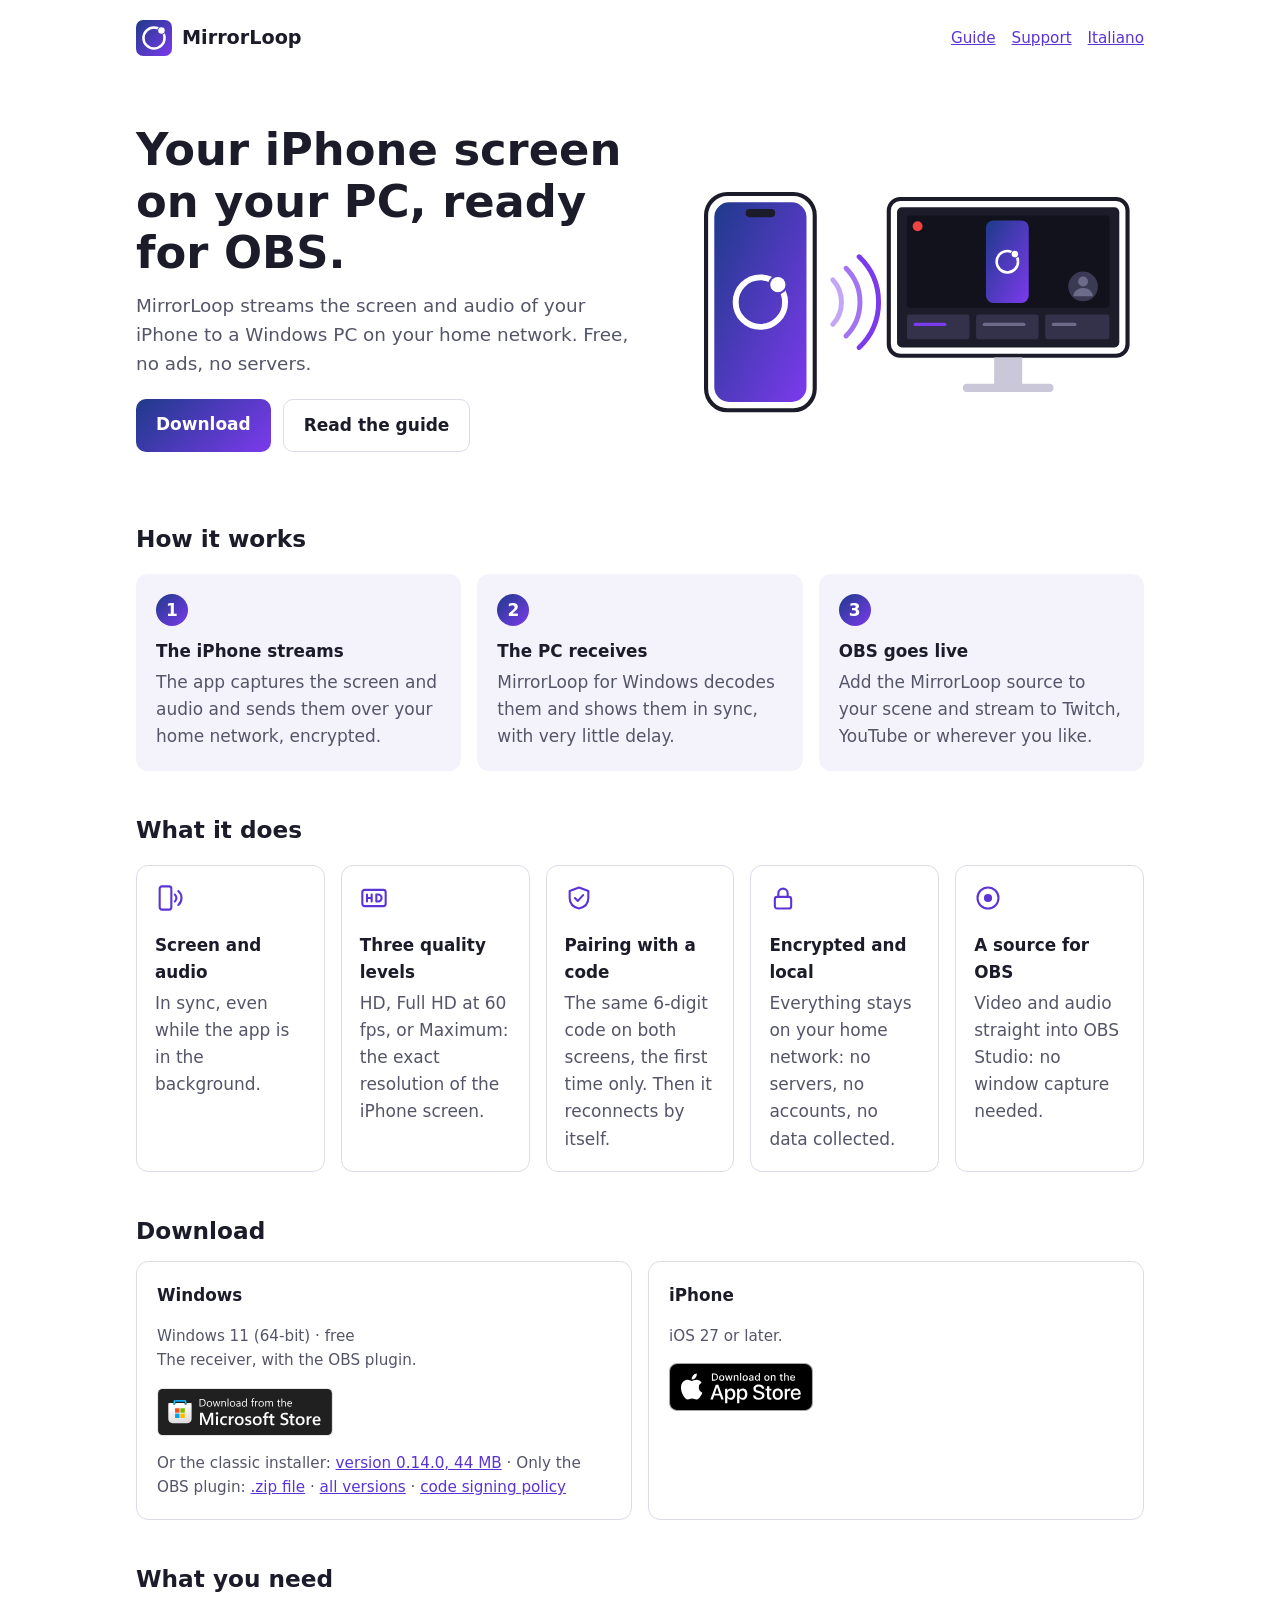
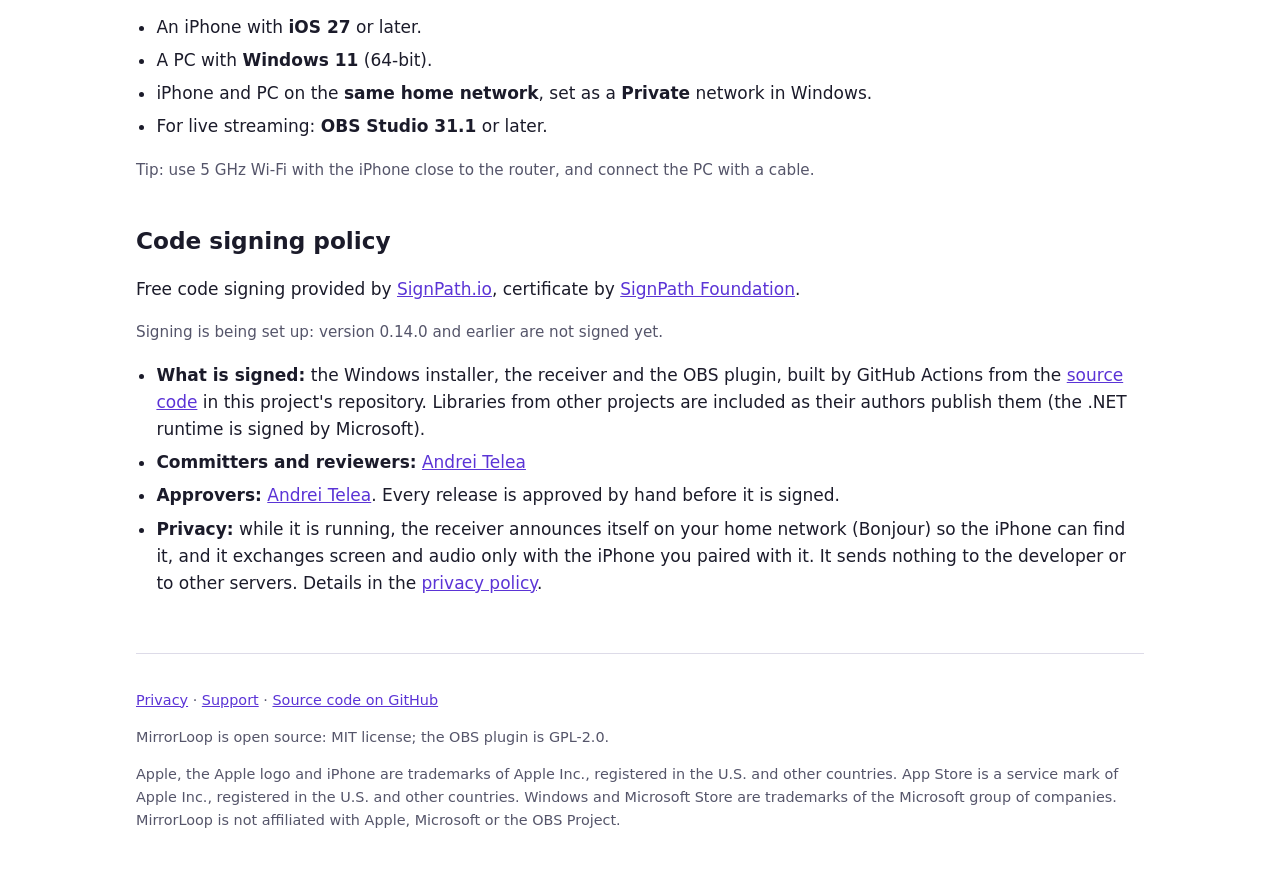
<file: sito/index.html>
<!doctype html>
<html lang="en">
<head>
  <meta charset="utf-8">
  <meta name="viewport" content="width=device-width, initial-scale=1">
  <title>MirrorLoop</title>
  <meta name="description" content="Free, ad-free app that streams your iPhone screen and audio to a Windows PC on your home network, with a source for OBS Studio.">
  <link rel="canonical" href="https://andreitelea.github.io/mirrorloop/">
  <link rel="apple-touch-icon" href="apple-touch-icon.png">
  <meta property="og:type" content="website">
  <meta property="og:site_name" content="MirrorLoop">
  <meta property="og:title" content="MirrorLoop">
  <meta property="og:description" content="Free, ad-free app that streams your iPhone screen and audio to a Windows PC on your home network, with a source for OBS Studio.">
  <meta property="og:url" content="https://andreitelea.github.io/mirrorloop/">
  <meta property="og:image" content="https://andreitelea.github.io/mirrorloop/anteprima-en.png">
  <meta property="og:image:width" content="1200">
  <meta property="og:image:height" content="630">
  <meta property="og:image:alt" content="MirrorLoop: your iPhone screen on your PC, ready for OBS">
  <meta property="og:locale" content="en_US">
  <meta name="twitter:card" content="summary_large_image">
  <link rel="icon" href="icona.svg" type="image/svg+xml">
  <link rel="alternate" hreflang="en" href="https://andreitelea.github.io/mirrorloop/">
  <link rel="alternate" hreflang="it" href="https://andreitelea.github.io/mirrorloop/it/">
  <link rel="stylesheet" href="stile.css">
</head>
<body>
  <div class="pagina larga">
    <header class="testata">
      <a class="marchio" href="./"><img src="icona.svg" alt="">MirrorLoop</a>
      <nav class="menu">
        <a href="guide.html">Guide</a>
        <a href="support.html">Support</a>
        <a href="it/" hreflang="it" lang="it">Italiano</a>
      </nav>
    </header>

    <main>
      <section class="apertura">
        <div>
          <h1>Your iPhone screen on your PC, ready for OBS.</h1>
          <p class="sottotitolo">MirrorLoop streams the screen and audio of your iPhone to a Windows PC on your home network. Free, no ads, no servers.</p>
          <div class="pulsanti">
            <a class="pulsante" href="#download">Download</a>
            <a class="pulsante secondario" href="guide.html">Read the guide</a>
          </div>
        </div>
        <img class="illustrazione" src="illustrazione.svg" alt="An iPhone sending its screen to a PC with OBS Studio">
      </section>

      <h2>How it works</h2>
      <ol class="passi">
        <li>
          <h3>The iPhone streams</h3>
          <p>The app captures the screen and audio and sends them over your home network, encrypted.</p>
        </li>
        <li>
          <h3>The PC receives</h3>
          <p>MirrorLoop for Windows decodes them and shows them in sync, with very little delay.</p>
        </li>
        <li>
          <h3>OBS goes live</h3>
          <p>Add the MirrorLoop source to your scene and stream to Twitch, YouTube or wherever you like.</p>
        </li>
      </ol>

      <h2>What it does</h2>
      <ul class="schede">
        <li>
          <svg viewBox="0 0 24 24" aria-hidden="true"><rect x="4" y="2" width="10" height="20" rx="2"/><path d="M17 9a4 4 0 0 1 0 6M20 6a8 8 0 0 1 0 12"/></svg>
          <h3>Screen and audio</h3>
          <p>In sync, even while the app is in the background.</p>
        </li>
        <li>
          <svg viewBox="0 0 24 24" aria-hidden="true"><rect x="2" y="5" width="20" height="14" rx="2"/><path d="M6 9v6M10 9v6M6 12h4M14 9v6h1.5a3 3 0 0 0 0-6z"/></svg>
          <h3>Three quality levels</h3>
          <p>HD, Full HD at 60 fps, or Maximum: the exact resolution of the iPhone screen.</p>
        </li>
        <li>
          <svg viewBox="0 0 24 24" aria-hidden="true"><path d="M12 3l8 3v6c0 5-3.5 8-8 9-4.5-1-8-4-8-9V6z"/><path d="M8.5 12l2.5 2.5 4.5-5"/></svg>
          <h3>Pairing with a code</h3>
          <p>The same 6-digit code on both screens, the first time only. Then it reconnects by itself.</p>
        </li>
        <li>
          <svg viewBox="0 0 24 24" aria-hidden="true"><rect x="5" y="11" width="14" height="10" rx="2"/><path d="M8 11V8a4 4 0 0 1 8 0v3"/></svg>
          <h3>Encrypted and local</h3>
          <p>Everything stays on your home network: no servers, no accounts, no data collected.</p>
        </li>
        <li>
          <svg viewBox="0 0 24 24" aria-hidden="true"><circle cx="12" cy="12" r="9"/><circle cx="12" cy="12" r="3.5" class="pieno"/></svg>
          <h3>A source for OBS</h3>
          <p>Video and audio straight into OBS Studio: no window capture needed.</p>
        </li>
      </ul>

      <h2 id="download">Download</h2>
      <div class="scaricamento">
        <div>
          <h3>Windows</h3>
          <p class="nota">Windows 11 (64-bit) · free<br>The receiver, with the OBS plugin.</p>
          <div class="pulsanti">
            <a class="badge-microsoft-store" href="https://apps.microsoft.com/detail/9P56GN3X6FGX"><img src="microsoft-store-en.svg" alt="Download from the Microsoft Store" width="176" height="48"></a>
          </div>
          <p class="nota">Or the classic installer: <a href="https://github.com/andreitelea/mirrorloop/releases/download/v0.14.0/MirrorLoop-0.14.0-Windows.exe">version 0.14.0, 44 MB</a> · Only the OBS plugin: <a href="https://github.com/andreitelea/mirrorloop/releases/download/v0.14.0/MirrorLoop-0.14.0-plugin-OBS.zip">.zip file</a> · <a href="https://github.com/andreitelea/mirrorloop/releases">all versions</a> · <a href="#code-signing-policy">code signing policy</a></p>
        </div>
        <div>
          <h3>iPhone</h3>
          <p class="nota">iOS 27 or later.</p>
          <div class="pulsanti">
            <a class="badge-app-store" href="https://apps.apple.com/app/id6825028097"><img src="app-store-en.svg" alt="Download on the App Store" width="144" height="48"></a>
          </div>
        </div>
      </div>

      <h2>What you need</h2>
      <ul>
        <li>An iPhone with <strong>iOS 27</strong> or later.</li>
        <li>A PC with <strong>Windows 11</strong> (64-bit).</li>
        <li>iPhone and PC on the <strong>same home network</strong>, set as a <strong>Private</strong> network in Windows.</li>
        <li>For live streaming: <strong>OBS Studio 31.1</strong> or later.</li>
      </ul>
      <p class="nota">Tip: use 5 GHz Wi-Fi with the iPhone close to the router, and connect the PC with a cable.</p>

      <h2 id="code-signing-policy">Code signing policy</h2>
      <p>Free code signing provided by <a href="https://about.signpath.io/">SignPath.io</a>, certificate by <a href="https://signpath.org/">SignPath Foundation</a>.</p>
      <p class="nota">Signing is being set up: version 0.14.0 and earlier are not signed yet.</p>
      <ul>
        <li><strong>What is signed:</strong> the Windows installer, the receiver and the OBS plugin, built by GitHub Actions from the <a href="https://github.com/andreitelea/mirrorloop">source code</a> in this project's repository. Libraries from other projects are included as their authors publish them (the .NET runtime is signed by Microsoft).</li>
        <li><strong>Committers and reviewers:</strong> <a href="https://github.com/andreitelea">Andrei Telea</a></li>
        <li><strong>Approvers:</strong> <a href="https://github.com/andreitelea">Andrei Telea</a>. Every release is approved by hand before it is signed.</li>
        <li><strong>Privacy:</strong> while it is running, the receiver announces itself on your home network (Bonjour) so the iPhone can find it, and it exchanges screen and audio only with the iPhone you paired with it. It sends nothing to the developer or to other servers. Details in the <a href="privacy.html">privacy policy</a>.</li>
      </ul>
    </main>

    <footer class="piede">
      <p><a href="privacy.html">Privacy</a> · <a href="support.html">Support</a> · <a href="https://github.com/andreitelea/mirrorloop">Source code on GitHub</a></p>
      <p>MirrorLoop is open source: MIT license; the OBS plugin is GPL-2.0.</p>
      <p>Apple, the Apple logo and iPhone are trademarks of Apple Inc., registered in the U.S. and other countries. App Store is a service mark of Apple Inc., registered in the U.S. and other countries. Windows and Microsoft Store are trademarks of the Microsoft group of companies. MirrorLoop is not affiliated with Apple, Microsoft or the OBS Project.</p>
    </footer>
  </div>
</body>
</html>
</file>
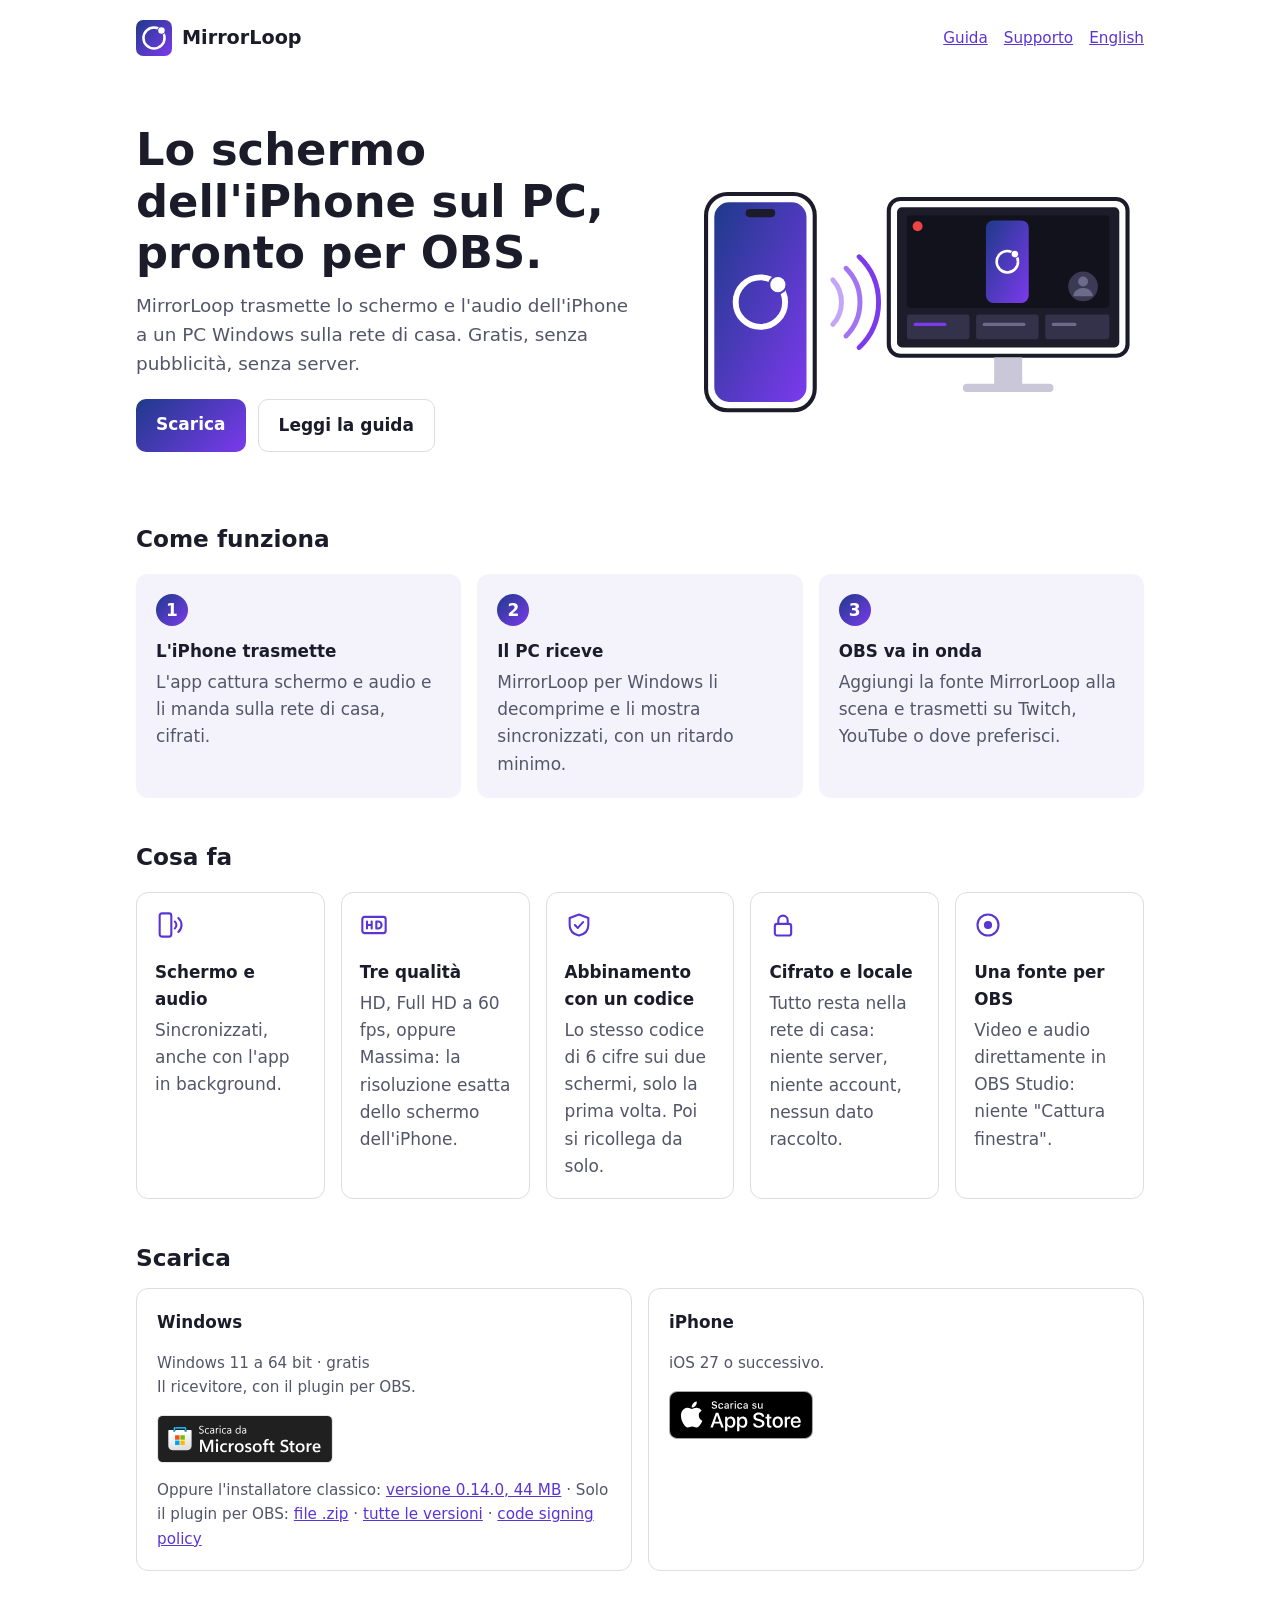
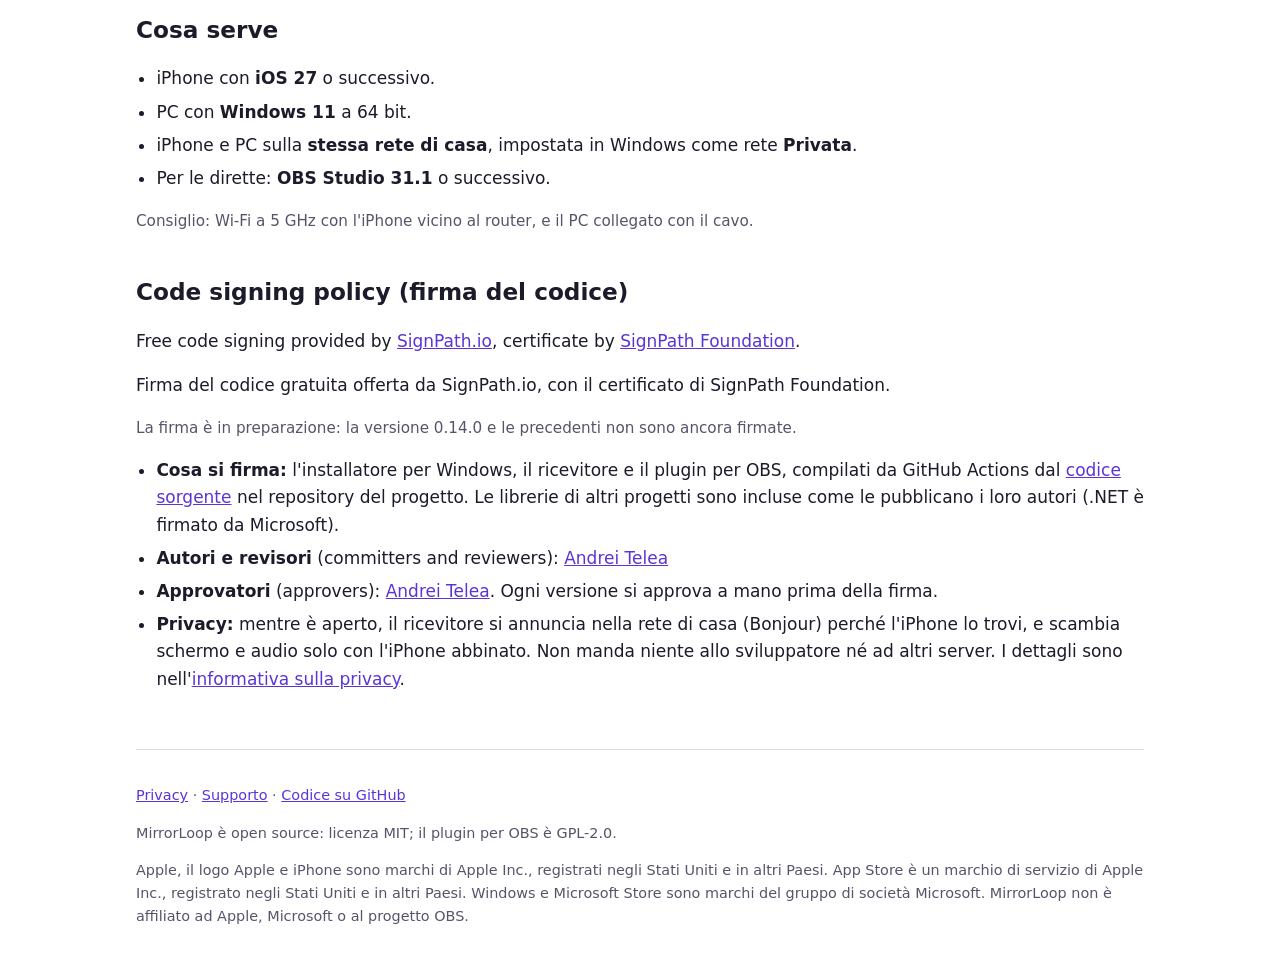
<file: sito/it/index.html>
<!doctype html>
<html lang="it">
<head>
  <meta charset="utf-8">
  <meta name="viewport" content="width=device-width, initial-scale=1">
  <title>MirrorLoop</title>
  <meta name="description" content="App gratuita e senza pubblicità che trasmette schermo e audio dell'iPhone a un PC Windows sulla rete di casa, con una sorgente per OBS Studio.">
  <link rel="canonical" href="https://andreitelea.github.io/mirrorloop/it/">
  <link rel="apple-touch-icon" href="../apple-touch-icon.png">
  <meta property="og:type" content="website">
  <meta property="og:site_name" content="MirrorLoop">
  <meta property="og:title" content="MirrorLoop">
  <meta property="og:description" content="App gratuita e senza pubblicità che trasmette schermo e audio dell'iPhone a un PC Windows sulla rete di casa, con una sorgente per OBS Studio.">
  <meta property="og:url" content="https://andreitelea.github.io/mirrorloop/it/">
  <meta property="og:image" content="https://andreitelea.github.io/mirrorloop/anteprima-it.png">
  <meta property="og:image:width" content="1200">
  <meta property="og:image:height" content="630">
  <meta property="og:image:alt" content="MirrorLoop: lo schermo dell&#x27;iPhone sul PC, pronto per OBS">
  <meta property="og:locale" content="it_IT">
  <meta name="twitter:card" content="summary_large_image">
  <link rel="icon" href="../icona.svg" type="image/svg+xml">
  <link rel="alternate" hreflang="en" href="https://andreitelea.github.io/mirrorloop/">
  <link rel="alternate" hreflang="it" href="https://andreitelea.github.io/mirrorloop/it/">
  <link rel="stylesheet" href="../stile.css">
</head>
<body>
  <div class="pagina larga">
    <header class="testata">
      <a class="marchio" href="./"><img src="../icona.svg" alt="">MirrorLoop</a>
      <nav class="menu">
        <a href="guida.html">Guida</a>
        <a href="supporto.html">Supporto</a>
        <a href="../" hreflang="en" lang="en">English</a>
      </nav>
    </header>

    <main>
      <section class="apertura">
        <div>
          <h1>Lo schermo dell'iPhone sul PC, pronto per OBS.</h1>
          <p class="sottotitolo">MirrorLoop trasmette lo schermo e l'audio dell'iPhone a un PC Windows sulla rete di casa. Gratis, senza pubblicità, senza server.</p>
          <div class="pulsanti">
            <a class="pulsante" href="#scarica">Scarica</a>
            <a class="pulsante secondario" href="guida.html">Leggi la guida</a>
          </div>
        </div>
        <img class="illustrazione" src="../illustrazione.svg" alt="Un iPhone che manda il suo schermo a un PC con OBS Studio">
      </section>

      <h2>Come funziona</h2>
      <ol class="passi">
        <li>
          <h3>L'iPhone trasmette</h3>
          <p>L'app cattura schermo e audio e li manda sulla rete di casa, cifrati.</p>
        </li>
        <li>
          <h3>Il PC riceve</h3>
          <p>MirrorLoop per Windows li decomprime e li mostra sincronizzati, con un ritardo minimo.</p>
        </li>
        <li>
          <h3>OBS va in onda</h3>
          <p>Aggiungi la fonte MirrorLoop alla scena e trasmetti su Twitch, YouTube o dove preferisci.</p>
        </li>
      </ol>

      <h2>Cosa fa</h2>
      <ul class="schede">
        <li>
          <svg viewBox="0 0 24 24" aria-hidden="true"><rect x="4" y="2" width="10" height="20" rx="2"/><path d="M17 9a4 4 0 0 1 0 6M20 6a8 8 0 0 1 0 12"/></svg>
          <h3>Schermo e audio</h3>
          <p>Sincronizzati, anche con l'app in background.</p>
        </li>
        <li>
          <svg viewBox="0 0 24 24" aria-hidden="true"><rect x="2" y="5" width="20" height="14" rx="2"/><path d="M6 9v6M10 9v6M6 12h4M14 9v6h1.5a3 3 0 0 0 0-6z"/></svg>
          <h3>Tre qualità</h3>
          <p>HD, Full HD a 60 fps, oppure Massima: la risoluzione esatta dello schermo dell'iPhone.</p>
        </li>
        <li>
          <svg viewBox="0 0 24 24" aria-hidden="true"><path d="M12 3l8 3v6c0 5-3.5 8-8 9-4.5-1-8-4-8-9V6z"/><path d="M8.5 12l2.5 2.5 4.5-5"/></svg>
          <h3>Abbinamento con un codice</h3>
          <p>Lo stesso codice di 6 cifre sui due schermi, solo la prima volta. Poi si ricollega da solo.</p>
        </li>
        <li>
          <svg viewBox="0 0 24 24" aria-hidden="true"><rect x="5" y="11" width="14" height="10" rx="2"/><path d="M8 11V8a4 4 0 0 1 8 0v3"/></svg>
          <h3>Cifrato e locale</h3>
          <p>Tutto resta nella rete di casa: niente server, niente account, nessun dato raccolto.</p>
        </li>
        <li>
          <svg viewBox="0 0 24 24" aria-hidden="true"><circle cx="12" cy="12" r="9"/><circle cx="12" cy="12" r="3.5" class="pieno"/></svg>
          <h3>Una fonte per OBS</h3>
          <p>Video e audio direttamente in OBS Studio: niente "Cattura finestra".</p>
        </li>
      </ul>

      <h2 id="scarica">Scarica</h2>
      <div class="scaricamento">
        <div>
          <h3>Windows</h3>
          <p class="nota">Windows 11 a 64 bit · gratis<br>Il ricevitore, con il plugin per OBS.</p>
          <div class="pulsanti">
            <a class="badge-microsoft-store" href="https://apps.microsoft.com/detail/9P56GN3X6FGX"><img src="../microsoft-store-it.svg" alt="Scarica da Microsoft Store" width="176" height="48"></a>
          </div>
          <p class="nota">Oppure l'installatore classico: <a href="https://github.com/andreitelea/mirrorloop/releases/download/v0.14.0/MirrorLoop-0.14.0-Windows.exe">versione 0.14.0, 44 MB</a> · Solo il plugin per OBS: <a href="https://github.com/andreitelea/mirrorloop/releases/download/v0.14.0/MirrorLoop-0.14.0-plugin-OBS.zip">file .zip</a> · <a href="https://github.com/andreitelea/mirrorloop/releases">tutte le versioni</a> · <a href="#code-signing-policy">code signing policy</a></p>
        </div>
        <div>
          <h3>iPhone</h3>
          <p class="nota">iOS 27 o successivo.</p>
          <div class="pulsanti">
            <a class="badge-app-store" href="https://apps.apple.com/app/id6825028097"><img src="../app-store-it.svg" alt="Scarica su App Store" width="144" height="48"></a>
          </div>
        </div>
      </div>

      <h2>Cosa serve</h2>
      <ul>
        <li>iPhone con <strong>iOS 27</strong> o successivo.</li>
        <li>PC con <strong>Windows 11</strong> a 64 bit.</li>
        <li>iPhone e PC sulla <strong>stessa rete di casa</strong>, impostata in Windows come rete <strong>Privata</strong>.</li>
        <li>Per le dirette: <strong>OBS Studio 31.1</strong> o successivo.</li>
      </ul>
      <p class="nota">Consiglio: Wi-Fi a 5 GHz con l'iPhone vicino al router, e il PC collegato con il cavo.</p>

      <h2 id="code-signing-policy">Code signing policy <span lang="it">(firma del codice)</span></h2>
      <p lang="en">Free code signing provided by <a href="https://about.signpath.io/">SignPath.io</a>, certificate by <a href="https://signpath.org/">SignPath Foundation</a>.</p>
      <p>Firma del codice gratuita offerta da SignPath.io, con il certificato di SignPath Foundation.</p>
      <p class="nota">La firma è in preparazione: la versione 0.14.0 e le precedenti non sono ancora firmate.</p>
      <ul>
        <li><strong>Cosa si firma:</strong> l'installatore per Windows, il ricevitore e il plugin per OBS, compilati da GitHub Actions dal <a href="https://github.com/andreitelea/mirrorloop">codice sorgente</a> nel repository del progetto. Le librerie di altri progetti sono incluse come le pubblicano i loro autori (.NET è firmato da Microsoft).</li>
        <li><strong>Autori e revisori</strong> (committers and reviewers): <a href="https://github.com/andreitelea">Andrei Telea</a></li>
        <li><strong>Approvatori</strong> (approvers): <a href="https://github.com/andreitelea">Andrei Telea</a>. Ogni versione si approva a mano prima della firma.</li>
        <li><strong>Privacy:</strong> mentre è aperto, il ricevitore si annuncia nella rete di casa (Bonjour) perché l'iPhone lo trovi, e scambia schermo e audio solo con l'iPhone abbinato. Non manda niente allo sviluppatore né ad altri server. I dettagli sono nell'<a href="privacy.html">informativa sulla privacy</a>.</li>
      </ul>
    </main>

    <footer class="piede">
      <p><a href="privacy.html">Privacy</a> · <a href="supporto.html">Supporto</a> · <a href="https://github.com/andreitelea/mirrorloop">Codice su GitHub</a></p>
      <p>MirrorLoop è open source: licenza MIT; il plugin per OBS è GPL-2.0.</p>
      <p>Apple, il logo Apple e iPhone sono marchi di Apple Inc., registrati negli Stati Uniti e in altri Paesi. App Store è un marchio di servizio di Apple Inc., registrato negli Stati Uniti e in altri Paesi. Windows e Microsoft Store sono marchi del gruppo di società Microsoft. MirrorLoop non è affiliato ad Apple, Microsoft o al progetto OBS.</p>
    </footer>
  </div>
</body>
</html>
</file>
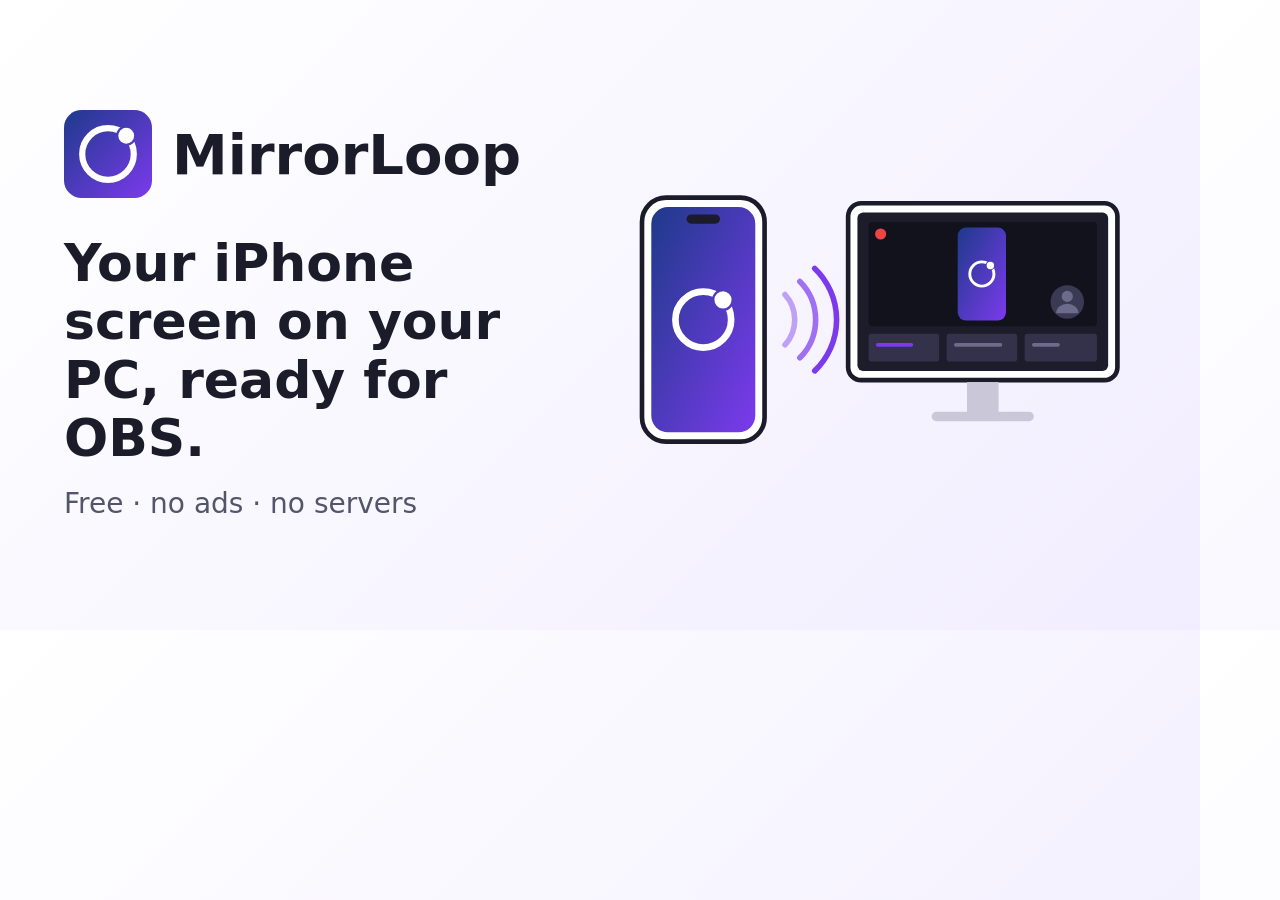
<file: grafica/anteprima.html>
<!doctype html>
<!--
  Immagine di anteprima del sito (quella che compare quando si condivide un link), 1200×630.
  Si "fotografa" con Edge senza interfaccia, dalla cartella principale del repository:
    msedge --headless --disable-gpu --hide-scrollbars --user-data-dir=<cartella temporanea>
           --window-size=1200,630 --screenshot=<repo>\sito\anteprima-en.png "file:///<repo>/grafica/anteprima.html"
  e con "?it" in fondo all'indirizzo per la versione italiana (sito\anteprima-it.png).
-->
<html>
<head>
  <meta charset="utf-8">
  <style>
    html, body { margin: 0; width: 1200px; height: 630px; overflow: hidden; }
    body {
      display: grid;
      grid-template-columns: 1fr 520px;
      align-items: center;
      gap: 24px;
      padding: 0 64px;
      box-sizing: border-box;
      background: linear-gradient(135deg, #ffffff 0%, #f1edff 100%);
      color: #1b1b2a;
      font-family: "Segoe UI", system-ui, sans-serif;
    }
    .marchio { display: flex; align-items: center; gap: 20px; font-size: 56px; font-weight: 700; }
    .marchio img { width: 88px; height: 88px; }
    h1 { margin: 36px 0 20px; font-size: 52px; line-height: 1.12; }
    p { margin: 0; font-size: 28px; color: #55556a; }
    .illustrazione { width: 520px; }
  </style>
</head>
<body>
  <div>
    <div class="marchio"><img src="../sito/icona.svg" alt="">MirrorLoop</div>
    <h1 id="titolo">Your iPhone screen on your PC, ready for OBS.</h1>
    <p id="sottotitolo">Free · no ads · no servers</p>
  </div>
  <img class="illustrazione" src="../sito/illustrazione.svg" alt="">
  <script>
    if (location.search === "?it") {
      document.getElementById("titolo").textContent = "Lo schermo dell'iPhone sul PC, pronto per OBS.";
      document.getElementById("sottotitolo").textContent = "Gratis · senza pubblicità · senza server";
    }
  </script>
</body>
</html>
</file>
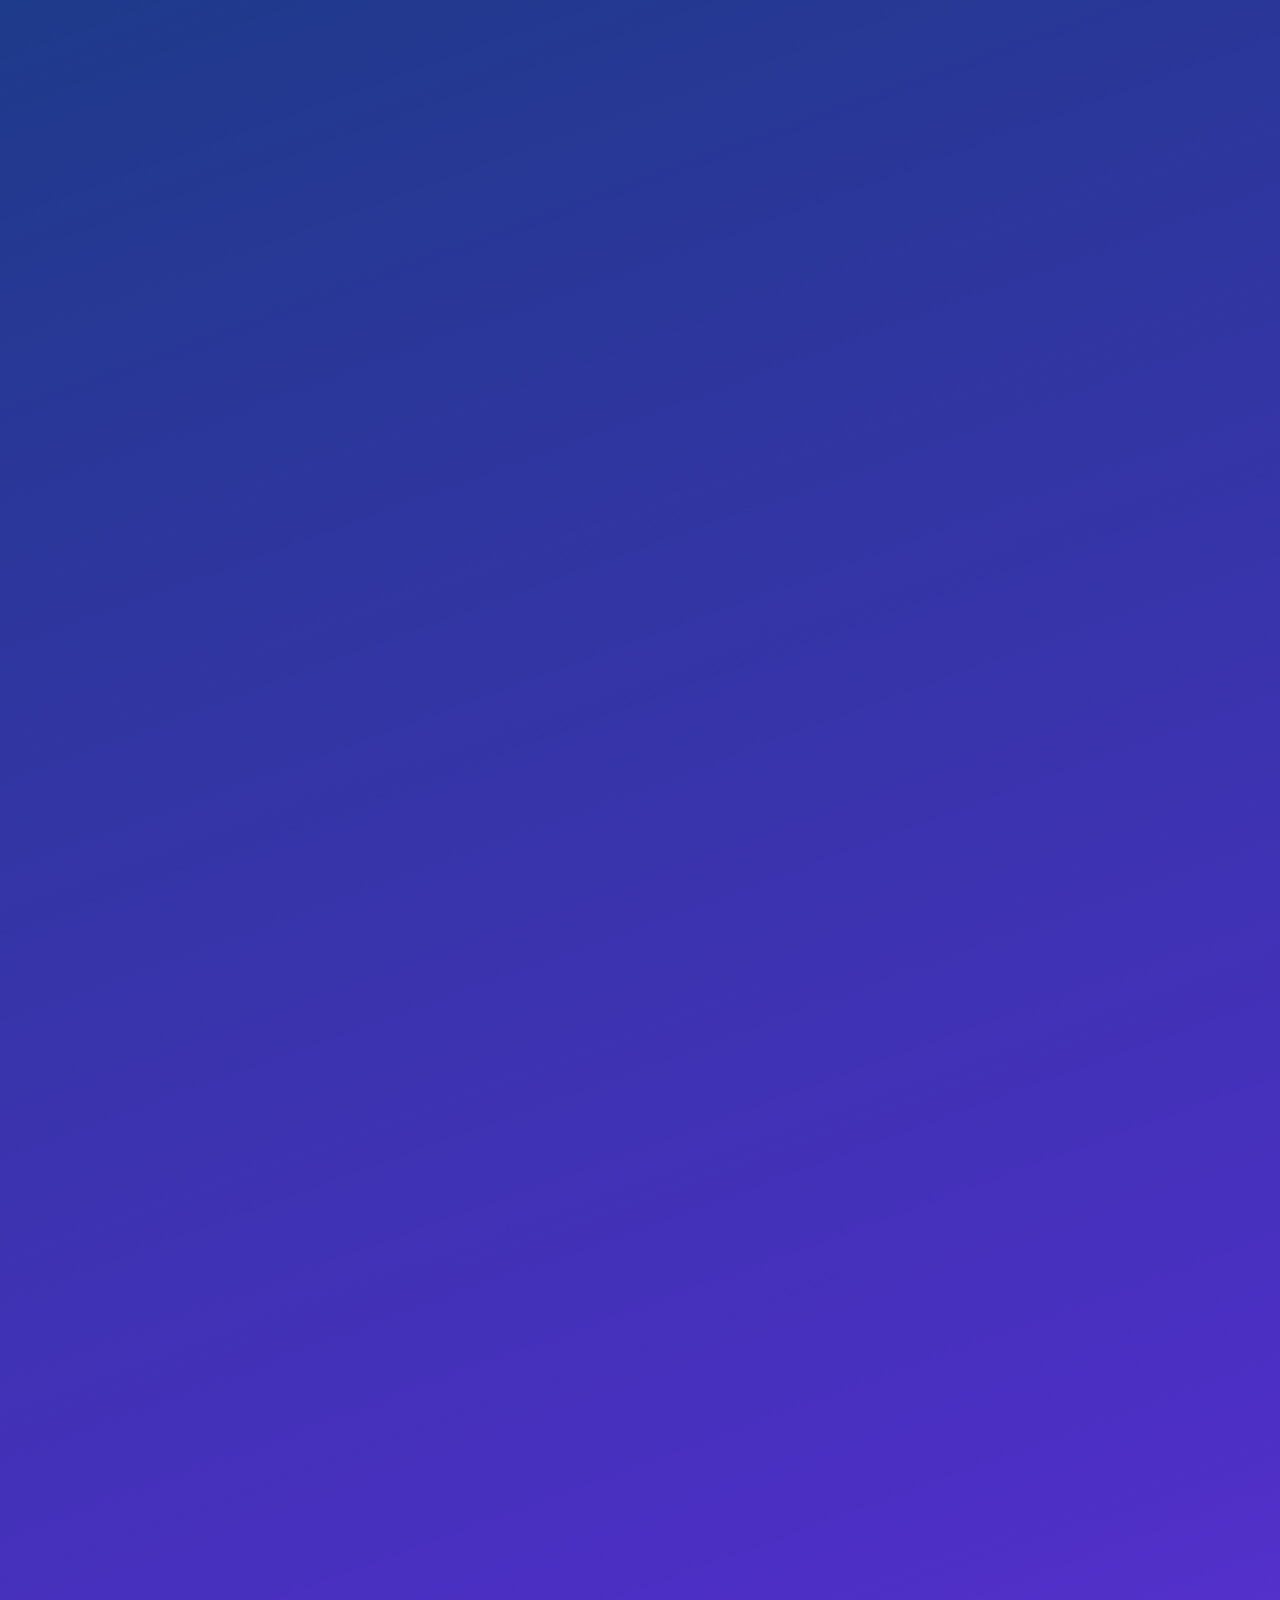
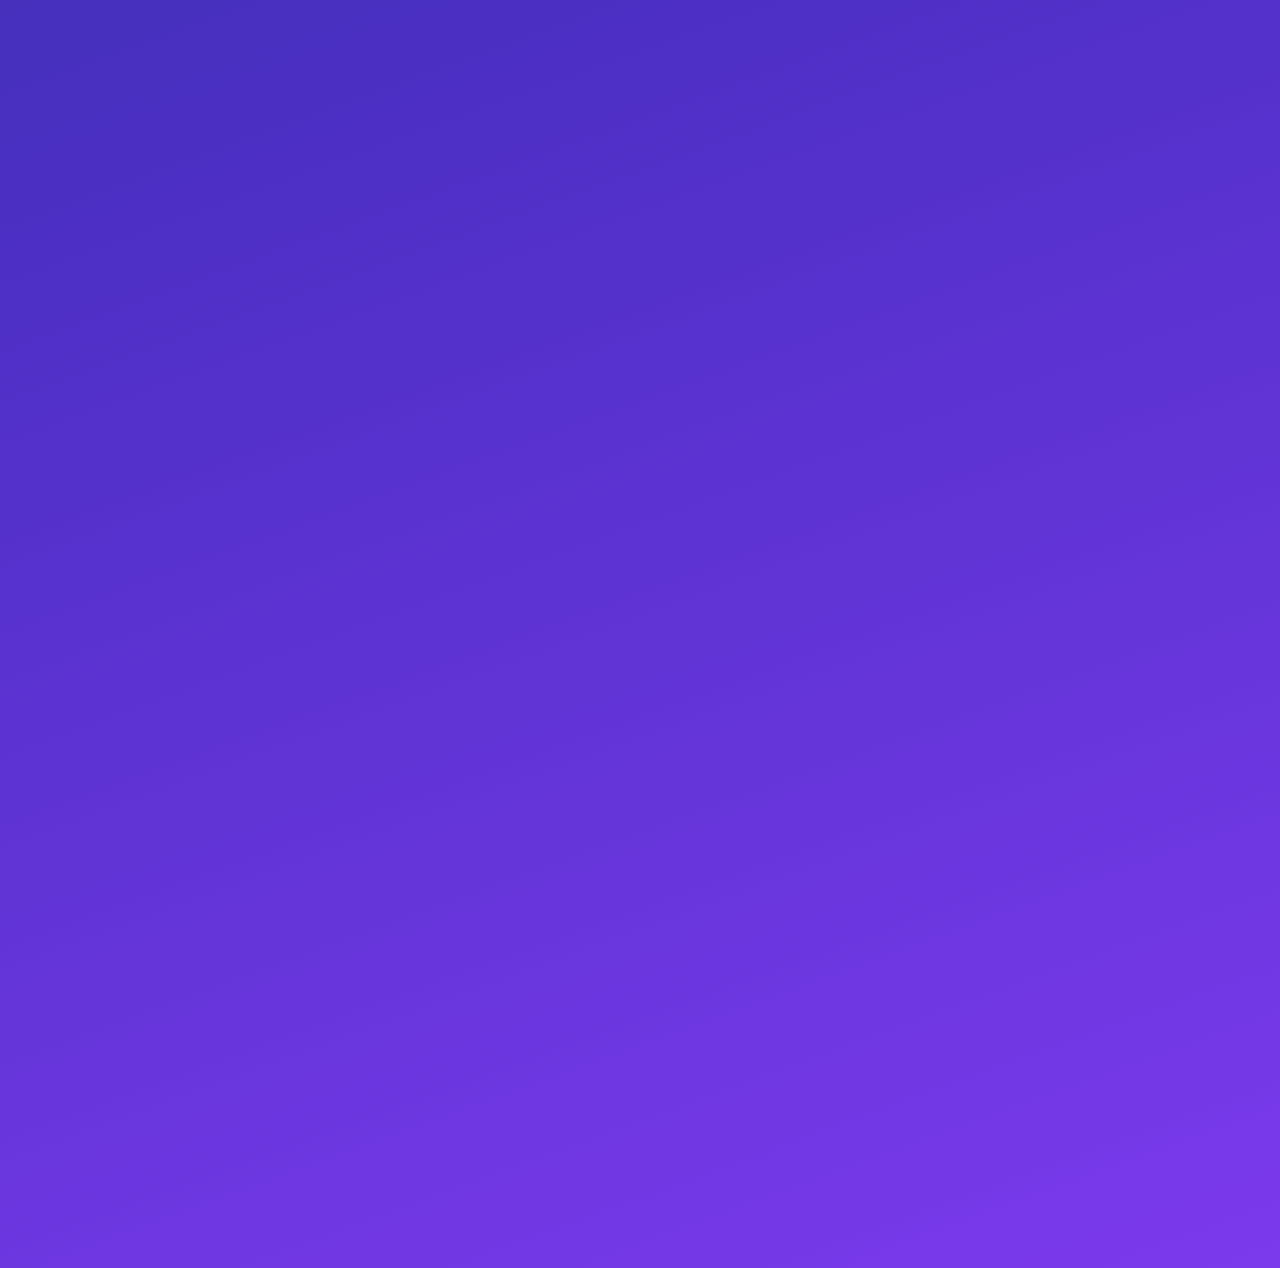
<file: grafica/schermate-app-store.html>
<!doctype html>
<!--
  Schermate per l'App Store (iPhone "Dynamic Island, large display": 1320×2868), composte dalle
  schermate vere dell'app in grafica/schermate/ con una frase in alto. Una pagina per immagine:
  l'indirizzo finisce con #<lingua>-<numero>, per esempio #it-1.
  Si "fotografano" con Edge senza interfaccia, dalla cartella principale del repository:
    msedge --headless --disable-gpu --hide-scrollbars --allow-file-access-from-files
           --user-data-dir=<cartella temporanea> --window-size=1320,2868
           --screenshot=<uscita.png> "file:///<repo>/grafica/schermate-app-store.html#it-1"
-->
<html>
<head>
  <meta charset="utf-8">
  <style>
    html, body { margin: 0; width: 1320px; height: 2868px; overflow: hidden; }
    body {
      position: relative;
      background: linear-gradient(160deg, #1e3a8a 0%, #4c2fc4 55%, #7c3aed 100%);
      font-family: "Segoe UI Variable Display", "Segoe UI", system-ui, sans-serif;
      color: #fff;
    }
    h1 {
      position: absolute;
      top: 210px;
      left: 90px;
      right: 90px;
      margin: 0;
      font-size: 112px;
      font-weight: 700;
      line-height: 1.12;
      letter-spacing: -1px;
      text-align: center;
      /* Righe di lunghezza simile: niente parola sola sull'ultima riga. */
      text-wrap: balance;
    }
    /* Schermata intera: parte sotto la frase ed esce dal fondo, come un telefono che sale. */
    .intera {
      position: absolute;
      top: 720px;
      left: 80px;
      width: 1160px;
      border-radius: 72px 72px 0 0;
      box-shadow: 0 30px 90px rgba(0, 0, 0, 0.45);
    }
    /* Parti di schermata: frase e riquadri centrati insieme nell'altezza della pagina. */
    body.composta {
      display: flex;
      flex-direction: column;
      justify-content: center;
      gap: 140px;
      padding: 0 70px 80px;
      box-sizing: border-box;
    }
    body.composta h1 { position: static; padding: 0 20px; }
    .riquadro {
      display: flex;
      flex-direction: column;
      gap: 36px;
    }
    /* Nei consigli la schermata ha a destra la barra di scorrimento di iOS: si taglia. */
    .riquadro img.senza-barra { clip-path: inset(0 26px 0 0 round 56px); }
    .riquadro img {
      display: block;
      width: 100%;
      border-radius: 56px;
      box-shadow: 0 30px 90px rgba(0, 0, 0, 0.45);
    }
  </style>
</head>
<body>
  <h1 id="frase"></h1>
  <script>
    const schermate = {
      it: [
        ["Lo schermo dell'iPhone sul PC, pronto per OBS", "intera", ["ita1"]],
        ["Continua a trasmettere mentre usi altre app", "riquadro", ["ita6"]],
        ["Tre qualità, fino a ogni pixel dello schermo", "riquadro", ["ita2", "ita3", "ita4"]],
        ["Abbinamento sicuro con un codice di 6 cifre", "intera", ["ita5"]],
        ["Consigli per dirette senza intoppi", "riquadro", ["ita7"]],
      ],
      en: [
        ["Your iPhone screen on your PC, ready for OBS", "intera", ["eng1"]],
        ["Keeps streaming while you use other apps", "riquadro", ["eng6"]],
        ["Three qualities, up to every pixel of the screen", "riquadro", ["eng2", "eng3", "eng4"]],
        ["Secure pairing with a 6‑digit code", "intera", ["eng5"]],
        ["Tips for smooth live streams", "riquadro", ["eng7"]],
      ],
    };
    const [lingua, numero] = location.hash.slice(1).split("-");
    const [frase, forma, immagini] = schermate[lingua][numero - 1];
    document.getElementById("frase").textContent = frase;
    const contenitore = forma === "intera" ? document.body : document.body.appendChild(document.createElement("div"));
    if (forma === "riquadro") {
      contenitore.className = "riquadro";
      document.body.className = "composta";
    }
    for (const nome of immagini) {
      const img = contenitore.appendChild(document.createElement("img"));
      img.src = `schermate/${nome}.jpg`;
      if (forma === "intera") img.className = "intera";
      if (nome.endsWith("7")) img.className = "senza-barra";
    }
  </script>
</body>
</html>
</file>
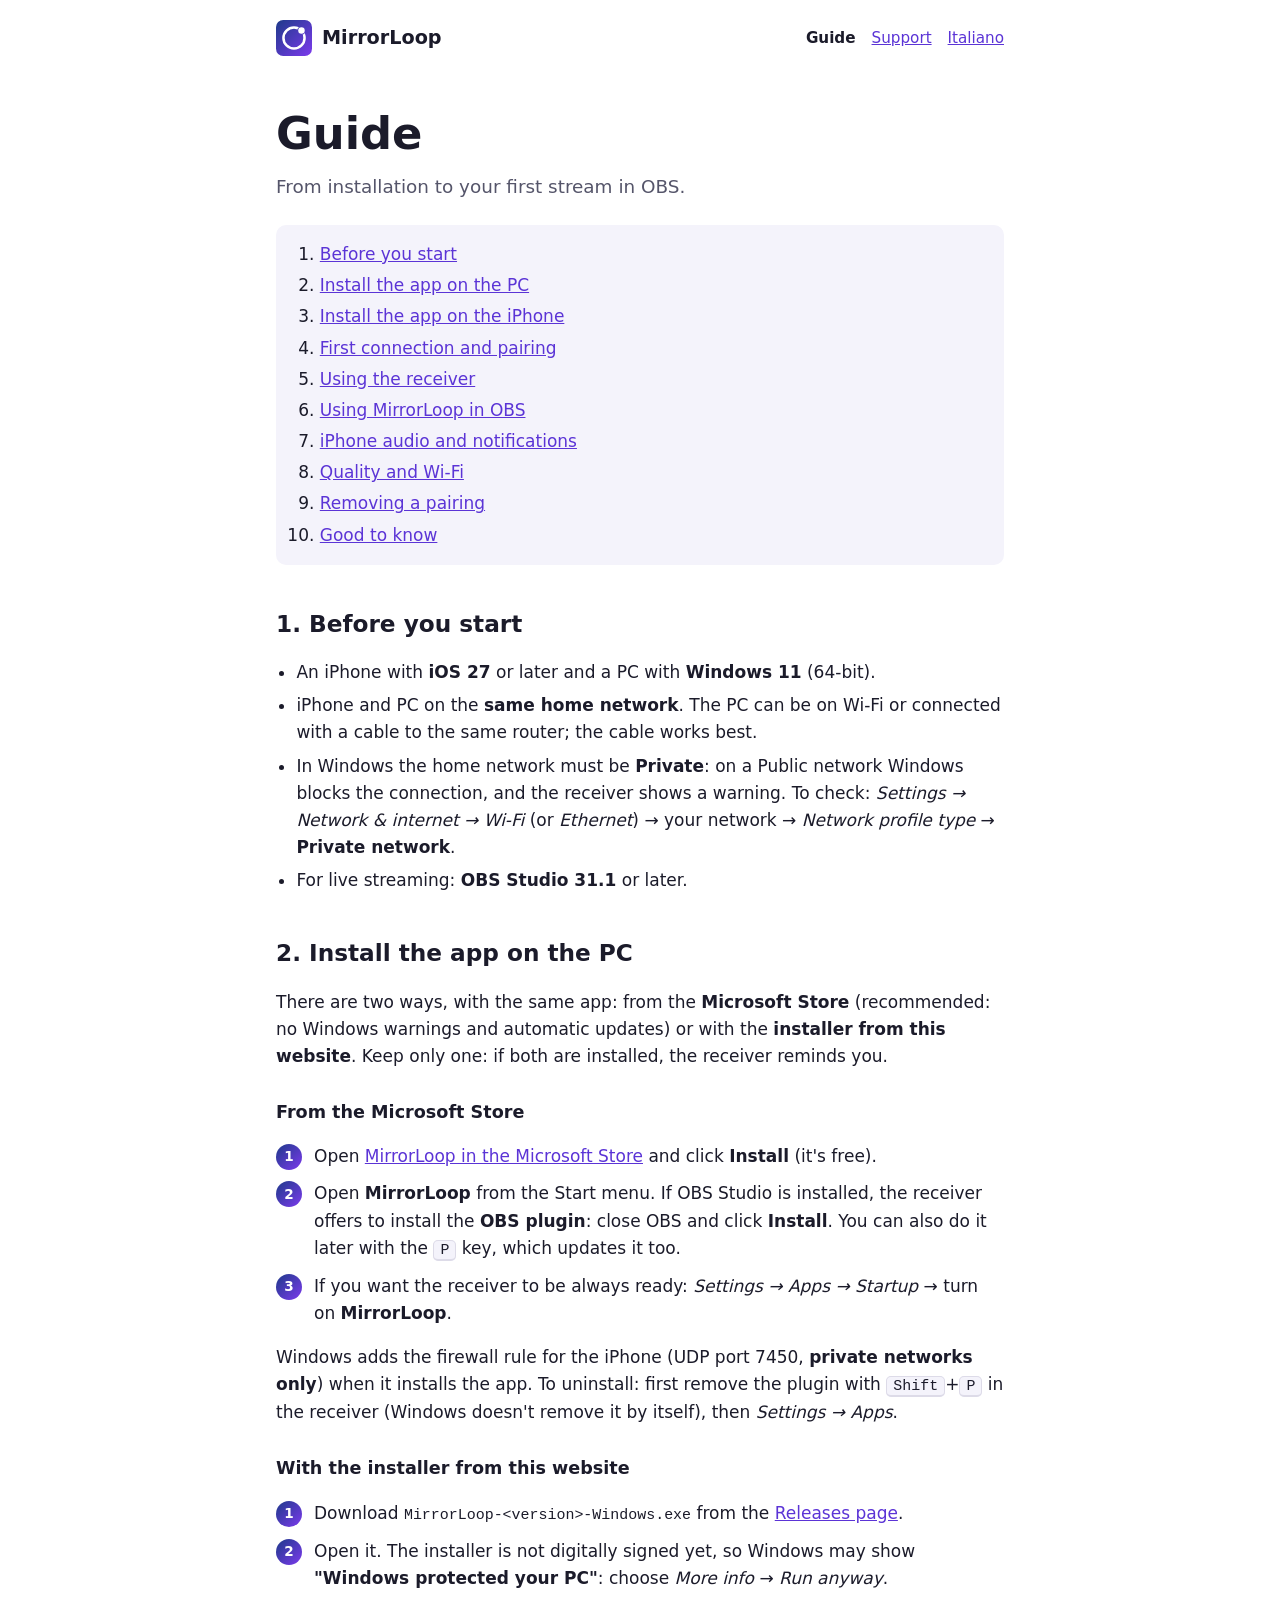
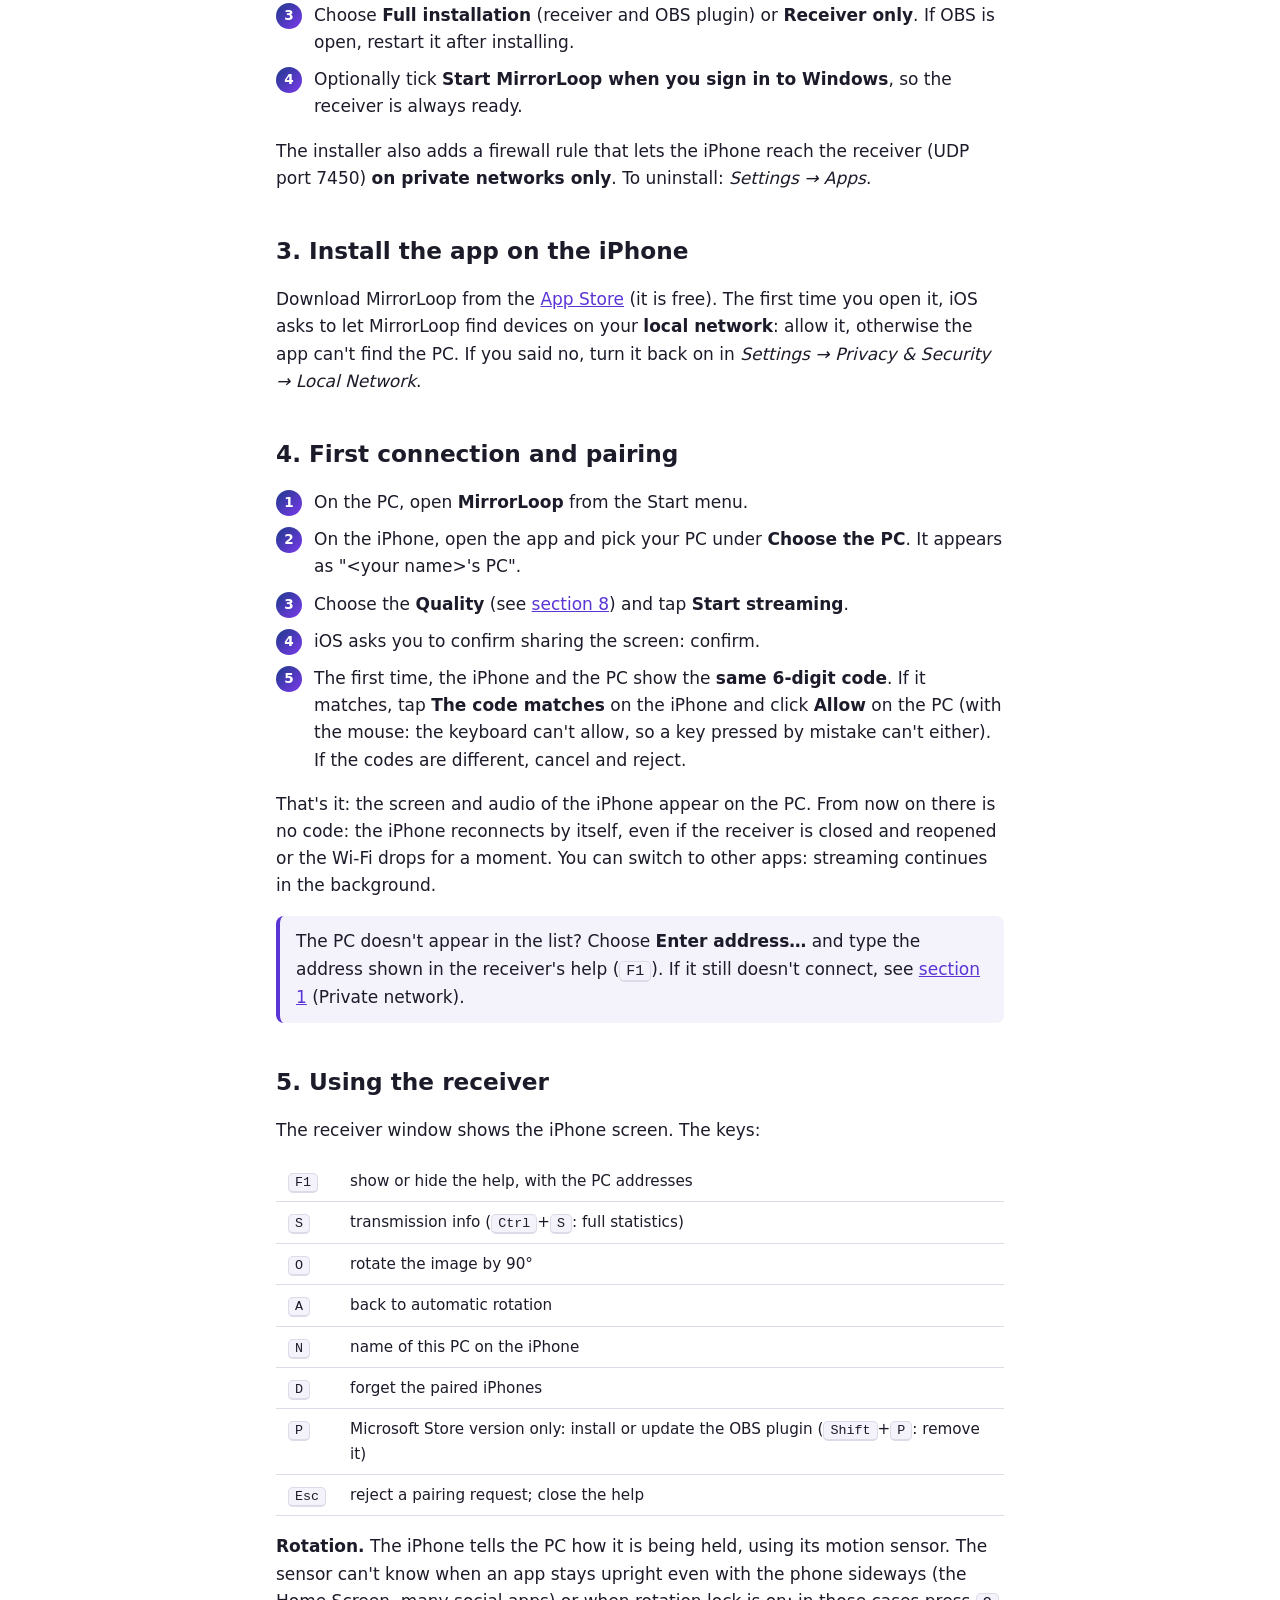
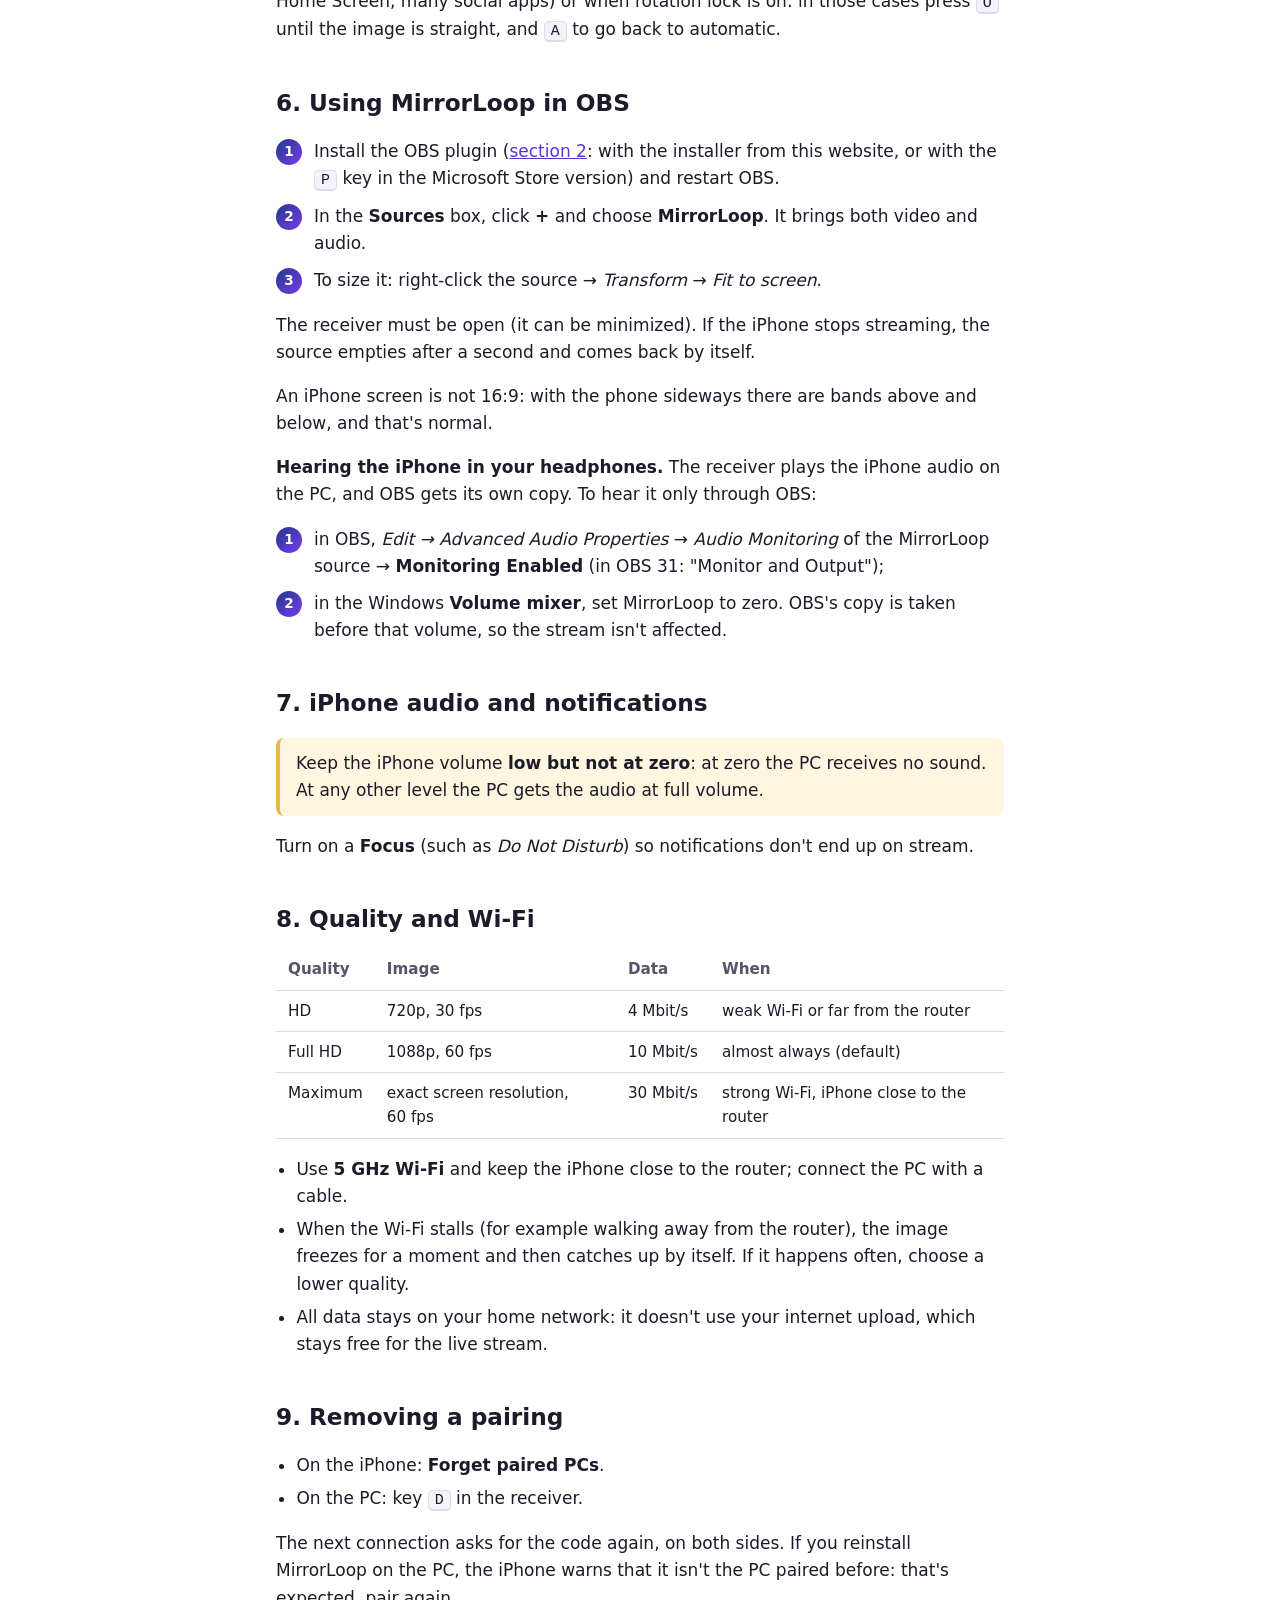
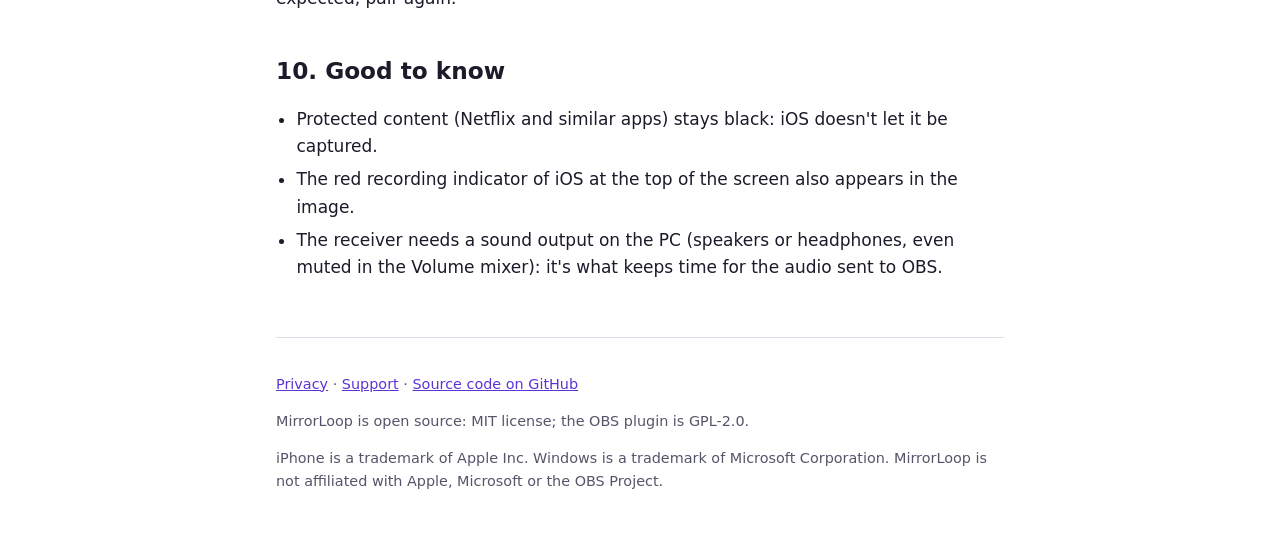
<file: sito/guide.html>
<!doctype html>
<html lang="en">
<head>
  <meta charset="utf-8">
  <meta name="viewport" content="width=device-width, initial-scale=1">
  <title>Guide · MirrorLoop</title>
  <meta name="description" content="Step-by-step guide to MirrorLoop: install, pair the iPhone with the PC, use the receiver and the MirrorLoop source in OBS Studio.">
  <link rel="canonical" href="https://andreitelea.github.io/mirrorloop/guide.html">
  <link rel="apple-touch-icon" href="apple-touch-icon.png">
  <meta property="og:type" content="website">
  <meta property="og:site_name" content="MirrorLoop">
  <meta property="og:title" content="Guide · MirrorLoop">
  <meta property="og:description" content="Step-by-step guide to MirrorLoop: install, pair the iPhone with the PC, use the receiver and the MirrorLoop source in OBS Studio.">
  <meta property="og:url" content="https://andreitelea.github.io/mirrorloop/guide.html">
  <meta property="og:image" content="https://andreitelea.github.io/mirrorloop/anteprima-en.png">
  <meta property="og:image:width" content="1200">
  <meta property="og:image:height" content="630">
  <meta property="og:image:alt" content="MirrorLoop: your iPhone screen on your PC, ready for OBS">
  <meta property="og:locale" content="en_US">
  <meta name="twitter:card" content="summary_large_image">
  <link rel="icon" href="icona.svg" type="image/svg+xml">
  <link rel="alternate" hreflang="en" href="https://andreitelea.github.io/mirrorloop/guide.html">
  <link rel="alternate" hreflang="it" href="https://andreitelea.github.io/mirrorloop/it/guida.html">
  <link rel="stylesheet" href="stile.css">
</head>
<body>
  <div class="pagina">
    <header class="testata">
      <a class="marchio" href="./"><img src="icona.svg" alt="">MirrorLoop</a>
      <nav class="menu">
        <a href="guide.html" aria-current="page">Guide</a>
        <a href="support.html">Support</a>
        <a href="it/guida.html" hreflang="it" lang="it">Italiano</a>
      </nav>
    </header>

    <main>
      <h1>Guide</h1>
      <p class="sottotitolo">From installation to your first stream in OBS.</p>

      <nav class="indice" aria-label="Contents">
        <ol>
          <li><a href="#before">Before you start</a></li>
          <li><a href="#pc">Install the app on the PC</a></li>
          <li><a href="#iphone">Install the app on the iPhone</a></li>
          <li><a href="#pairing">First connection and pairing</a></li>
          <li><a href="#receiver">Using the receiver</a></li>
          <li><a href="#obs">Using MirrorLoop in OBS</a></li>
          <li><a href="#audio">iPhone audio and notifications</a></li>
          <li><a href="#quality">Quality and Wi-Fi</a></li>
          <li><a href="#forget">Removing a pairing</a></li>
          <li><a href="#limits">Good to know</a></li>
        </ol>
      </nav>

      <h2 id="before">1. Before you start</h2>
      <ul>
        <li>An iPhone with <strong>iOS 27</strong> or later and a PC with <strong>Windows 11</strong> (64-bit).</li>
        <li>iPhone and PC on the <strong>same home network</strong>. The PC can be on Wi-Fi or connected with a cable to the same router; the cable works best.</li>
        <li>In Windows the home network must be <strong>Private</strong>: on a Public network Windows blocks the connection, and the receiver shows a warning. To check: <em>Settings → Network &amp; internet → Wi-Fi</em> (or <em>Ethernet</em>) → your network → <em>Network profile type</em> → <strong>Private network</strong>.</li>
        <li>For live streaming: <strong>OBS Studio 31.1</strong> or later.</li>
      </ul>

      <h2 id="pc">2. Install the app on the PC</h2>
      <p>There are two ways, with the same app: from the <strong>Microsoft Store</strong> (recommended: no Windows warnings and automatic updates) or with the <strong>installer from this website</strong>. Keep only one: if both are installed, the receiver reminds you.</p>
      <h3 id="pc-store">From the Microsoft Store</h3>
      <ol>
        <li>Open <a href="https://apps.microsoft.com/detail/9P56GN3X6FGX">MirrorLoop in the Microsoft Store</a> and click <strong>Install</strong> (it's free).</li>
        <li>Open <strong>MirrorLoop</strong> from the Start menu. If OBS Studio is installed, the receiver offers to install the <strong>OBS plugin</strong>: close OBS and click <strong>Install</strong>. You can also do it later with the <kbd>P</kbd> key, which updates it too.</li>
        <li>If you want the receiver to be always ready: <em>Settings → Apps → Startup</em> → turn on <strong>MirrorLoop</strong>.</li>
      </ol>
      <p>Windows adds the firewall rule for the iPhone (UDP port 7450, <strong>private networks only</strong>) when it installs the app. To uninstall: first remove the plugin with <kbd>Shift</kbd>+<kbd>P</kbd> in the receiver (Windows doesn't remove it by itself), then <em>Settings → Apps</em>.</p>
      <h3 id="pc-sito">With the installer from this website</h3>
      <ol>
        <li>Download <code>MirrorLoop-&lt;version&gt;-Windows.exe</code> from the <a href="https://github.com/andreitelea/mirrorloop/releases">Releases page</a>.</li>
        <li>Open it. The installer is not digitally signed yet, so Windows may show <strong>"Windows protected your PC"</strong>: choose <em>More info</em> → <em>Run anyway</em>.</li>
        <li>Choose <strong>Full installation</strong> (receiver and OBS plugin) or <strong>Receiver only</strong>. If OBS is open, restart it after installing.</li>
        <li>Optionally tick <strong>Start MirrorLoop when you sign in to Windows</strong>, so the receiver is always ready.</li>
      </ol>
      <p>The installer also adds a firewall rule that lets the iPhone reach the receiver (UDP port 7450) <strong>on private networks only</strong>. To uninstall: <em>Settings → Apps</em>.</p>

      <h2 id="iphone">3. Install the app on the iPhone</h2>
      <p>Download MirrorLoop from the <a href="https://apps.apple.com/app/id6825028097">App Store</a> (it is free). The first time you open it, iOS asks to let MirrorLoop find devices on your <strong>local network</strong>: allow it, otherwise the app can't find the PC. If you said no, turn it back on in <em>Settings → Privacy &amp; Security → Local Network</em>.</p>

      <h2 id="pairing">4. First connection and pairing</h2>
      <ol>
        <li>On the PC, open <strong>MirrorLoop</strong> from the Start menu.</li>
        <li>On the iPhone, open the app and pick your PC under <strong>Choose the PC</strong>. It appears as "&lt;your name&gt;'s PC".</li>
        <li>Choose the <strong>Quality</strong> (see <a href="#quality">section 8</a>) and tap <strong>Start streaming</strong>.</li>
        <li>iOS asks you to confirm sharing the screen: confirm.</li>
        <li>The first time, the iPhone and the PC show the <strong>same 6-digit code</strong>. If it matches, tap <strong>The code matches</strong> on the iPhone and click <strong>Allow</strong> on the PC (with the mouse: the keyboard can't allow, so a key pressed by mistake can't either). If the codes are different, cancel and reject.</li>
      </ol>
      <p>That's it: the screen and audio of the iPhone appear on the PC. From now on there is no code: the iPhone reconnects by itself, even if the receiver is closed and reopened or the Wi-Fi drops for a moment. You can switch to other apps: streaming continues in the background.</p>
      <p class="riquadro consiglio">The PC doesn't appear in the list? Choose <strong>Enter address…</strong> and type the address shown in the receiver's help (<kbd>F1</kbd>). If it still doesn't connect, see <a href="#before">section 1</a> (Private network).</p>

      <h2 id="receiver">5. Using the receiver</h2>
      <p>The receiver window shows the iPhone screen. The keys:</p>
      <table>
        <tbody>
          <tr><td><kbd>F1</kbd></td><td>show or hide the help, with the PC addresses</td></tr>
          <tr><td><kbd>S</kbd></td><td>transmission info (<kbd>Ctrl</kbd>+<kbd>S</kbd>: full statistics)</td></tr>
          <tr><td><kbd>O</kbd></td><td>rotate the image by 90°</td></tr>
          <tr><td><kbd>A</kbd></td><td>back to automatic rotation</td></tr>
          <tr><td><kbd>N</kbd></td><td>name of this PC on the iPhone</td></tr>
          <tr><td><kbd>D</kbd></td><td>forget the paired iPhones</td></tr>
          <tr><td><kbd>P</kbd></td><td>Microsoft Store version only: install or update the OBS plugin (<kbd>Shift</kbd>+<kbd>P</kbd>: remove it)</td></tr>
          <tr><td><kbd>Esc</kbd></td><td>reject a pairing request; close the help</td></tr>
        </tbody>
      </table>
      <p><strong>Rotation.</strong> The iPhone tells the PC how it is being held, using its motion sensor. The sensor can't know when an app stays upright even with the phone sideways (the Home Screen, many social apps) or when rotation lock is on: in those cases press <kbd>O</kbd> until the image is straight, and <kbd>A</kbd> to go back to automatic.</p>

      <h2 id="obs">6. Using MirrorLoop in OBS</h2>
      <ol>
        <li>Install the OBS plugin (<a href="#pc">section 2</a>: with the installer from this website, or with the <kbd>P</kbd> key in the Microsoft Store version) and restart OBS.</li>
        <li>In the <strong>Sources</strong> box, click <strong>+</strong> and choose <strong>MirrorLoop</strong>. It brings both video and audio.</li>
        <li>To size it: right-click the source → <em>Transform</em> → <em>Fit to screen</em>.</li>
      </ol>
      <p>The receiver must be open (it can be minimized). If the iPhone stops streaming, the source empties after a second and comes back by itself.</p>
      <p>An iPhone screen is not 16:9: with the phone sideways there are bands above and below, and that's normal.</p>
      <p><strong>Hearing the iPhone in your headphones.</strong> The receiver plays the iPhone audio on the PC, and OBS gets its own copy. To hear it only through OBS:</p>
      <ol>
        <li>in OBS, <em>Edit → Advanced Audio Properties</em> → <em>Audio Monitoring</em> of the MirrorLoop source → <strong>Monitoring Enabled</strong> (in OBS 31: "Monitor and Output");</li>
        <li>in the Windows <strong>Volume mixer</strong>, set MirrorLoop to zero. OBS's copy is taken before that volume, so the stream isn't affected.</li>
      </ol>

      <h2 id="audio">7. iPhone audio and notifications</h2>
      <p class="riquadro attenzione">Keep the iPhone volume <strong>low but not at zero</strong>: at zero the PC receives no sound. At any other level the PC gets the audio at full volume.</p>
      <p>Turn on a <strong>Focus</strong> (such as <em>Do Not Disturb</em>) so notifications don't end up on stream.</p>

      <h2 id="quality">8. Quality and Wi-Fi</h2>
      <table>
        <thead>
          <tr><th>Quality</th><th>Image</th><th>Data</th><th>When</th></tr>
        </thead>
        <tbody>
          <tr><td>HD</td><td>720p, 30&nbsp;fps</td><td>4&nbsp;Mbit/s</td><td>weak Wi-Fi or far from the router</td></tr>
          <tr><td>Full HD</td><td>1088p, 60&nbsp;fps</td><td>10&nbsp;Mbit/s</td><td>almost always (default)</td></tr>
          <tr><td>Maximum</td><td>exact screen resolution, 60&nbsp;fps</td><td>30&nbsp;Mbit/s</td><td>strong Wi-Fi, iPhone close to the router</td></tr>
        </tbody>
      </table>
      <ul>
        <li>Use <strong>5 GHz Wi-Fi</strong> and keep the iPhone close to the router; connect the PC with a cable.</li>
        <li>When the Wi-Fi stalls (for example walking away from the router), the image freezes for a moment and then catches up by itself. If it happens often, choose a lower quality.</li>
        <li>All data stays on your home network: it doesn't use your internet upload, which stays free for the live stream.</li>
      </ul>

      <h2 id="forget">9. Removing a pairing</h2>
      <ul>
        <li>On the iPhone: <strong>Forget paired PCs</strong>.</li>
        <li>On the PC: key <kbd>D</kbd> in the receiver.</li>
      </ul>
      <p>The next connection asks for the code again, on both sides. If you reinstall MirrorLoop on the PC, the iPhone warns that it isn't the PC paired before: that's expected, pair again.</p>

      <h2 id="limits">10. Good to know</h2>
      <ul>
        <li>Protected content (Netflix and similar apps) stays black: iOS doesn't let it be captured.</li>
        <li>The red recording indicator of iOS at the top of the screen also appears in the image.</li>
        <li>The receiver needs a sound output on the PC (speakers or headphones, even muted in the Volume mixer): it's what keeps time for the audio sent to OBS.</li>
      </ul>
    </main>

    <footer class="piede">
      <p><a href="privacy.html">Privacy</a> · <a href="support.html">Support</a> · <a href="https://github.com/andreitelea/mirrorloop">Source code on GitHub</a></p>
      <p>MirrorLoop is open source: MIT license; the OBS plugin is GPL-2.0.</p>
      <p>iPhone is a trademark of Apple Inc. Windows is a trademark of Microsoft Corporation. MirrorLoop is not affiliated with Apple, Microsoft or the OBS Project.</p>
    </footer>
  </div>
</body>
</html>
</file>
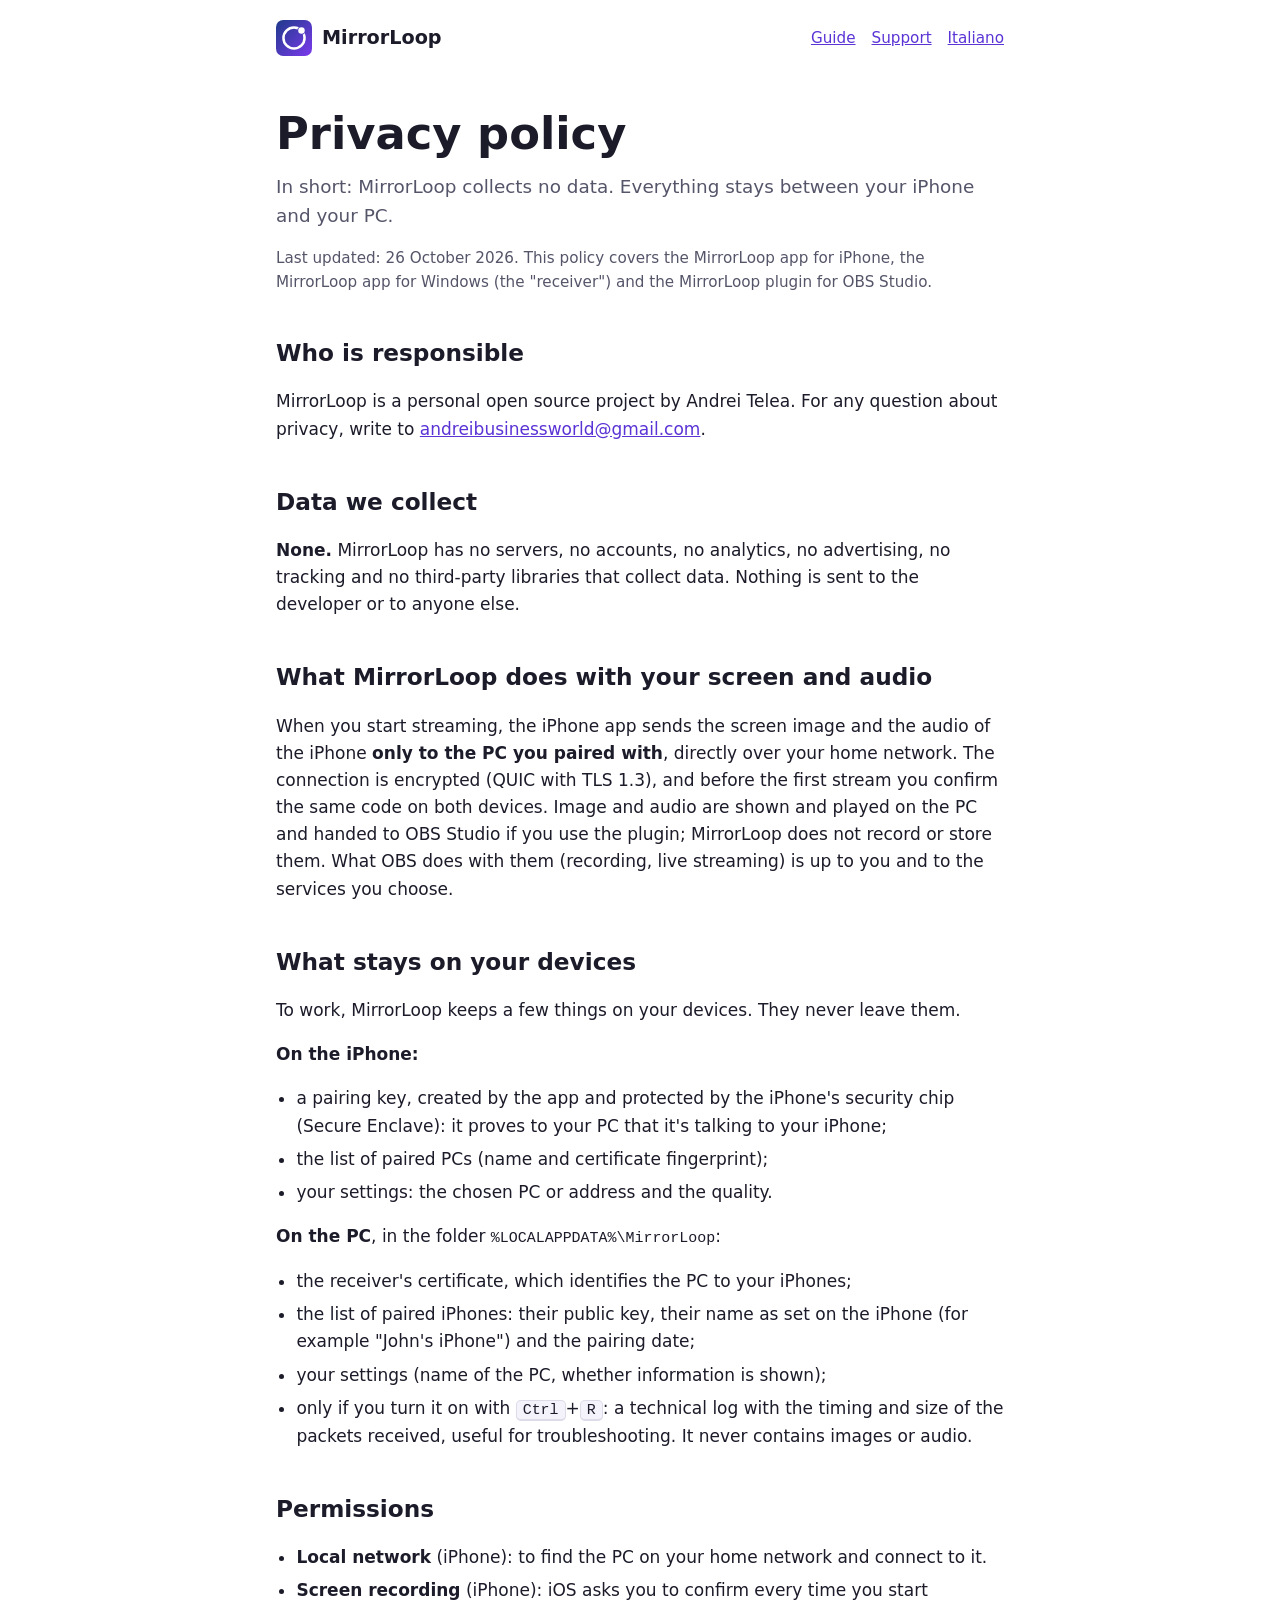
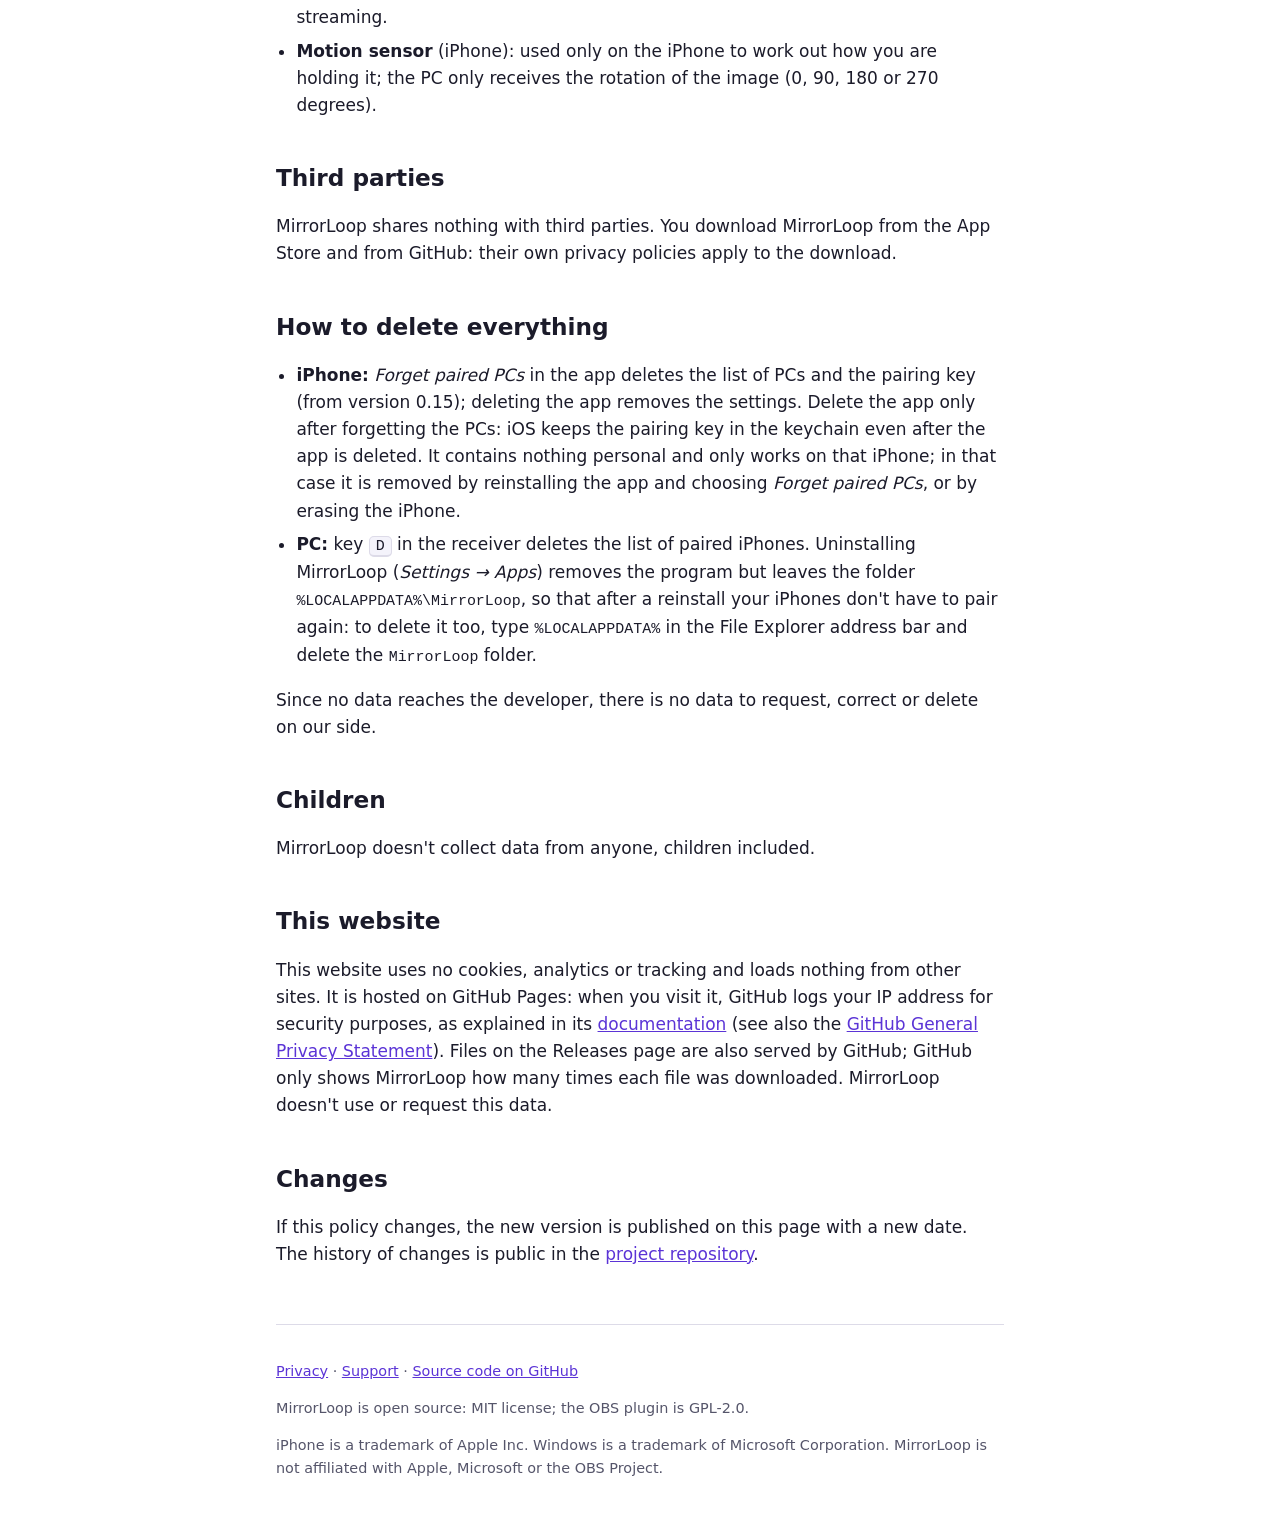
<file: sito/privacy.html>
<!doctype html>
<html lang="en">
<head>
  <meta charset="utf-8">
  <meta name="viewport" content="width=device-width, initial-scale=1">
  <title>Privacy · MirrorLoop</title>
  <meta name="description" content="MirrorLoop privacy policy: the app collects no data and has no servers.">
  <link rel="canonical" href="https://andreitelea.github.io/mirrorloop/privacy.html">
  <link rel="apple-touch-icon" href="apple-touch-icon.png">
  <meta property="og:type" content="website">
  <meta property="og:site_name" content="MirrorLoop">
  <meta property="og:title" content="Privacy · MirrorLoop">
  <meta property="og:description" content="MirrorLoop privacy policy: the app collects no data and has no servers.">
  <meta property="og:url" content="https://andreitelea.github.io/mirrorloop/privacy.html">
  <meta property="og:image" content="https://andreitelea.github.io/mirrorloop/anteprima-en.png">
  <meta property="og:image:width" content="1200">
  <meta property="og:image:height" content="630">
  <meta property="og:image:alt" content="MirrorLoop: your iPhone screen on your PC, ready for OBS">
  <meta property="og:locale" content="en_US">
  <meta name="twitter:card" content="summary_large_image">
  <link rel="icon" href="icona.svg" type="image/svg+xml">
  <link rel="alternate" hreflang="en" href="https://andreitelea.github.io/mirrorloop/privacy.html">
  <link rel="alternate" hreflang="it" href="https://andreitelea.github.io/mirrorloop/it/privacy.html">
  <link rel="stylesheet" href="stile.css">
</head>
<body>
  <div class="pagina">
    <header class="testata">
      <a class="marchio" href="./"><img src="icona.svg" alt="">MirrorLoop</a>
      <nav class="menu">
        <a href="guide.html">Guide</a>
        <a href="support.html">Support</a>
        <a href="it/privacy.html" hreflang="it" lang="it">Italiano</a>
      </nav>
    </header>

    <main>
      <h1>Privacy policy</h1>
      <p class="sottotitolo">In short: MirrorLoop collects no data. Everything stays between your iPhone and your PC.</p>
      <p class="nota">Last updated: 26 October 2026. This policy covers the MirrorLoop app for iPhone, the MirrorLoop app for Windows (the "receiver") and the MirrorLoop plugin for OBS Studio.</p>

      <h2>Who is responsible</h2>
      <p>MirrorLoop is a personal open source project by Andrei Telea. For any question about privacy, write to <a href="mailto:andreibusinessworld@gmail.com">andreibusinessworld@gmail.com</a>.</p>

      <h2>Data we collect</h2>
      <p><strong>None.</strong> MirrorLoop has no servers, no accounts, no analytics, no advertising, no tracking and no third-party libraries that collect data. Nothing is sent to the developer or to anyone else.</p>

      <h2>What MirrorLoop does with your screen and audio</h2>
      <p>When you start streaming, the iPhone app sends the screen image and the audio of the iPhone <strong>only to the PC you paired with</strong>, directly over your home network. The connection is encrypted (QUIC with TLS 1.3), and before the first stream you confirm the same code on both devices. Image and audio are shown and played on the PC and handed to OBS Studio if you use the plugin; MirrorLoop does not record or store them. What OBS does with them (recording, live streaming) is up to you and to the services you choose.</p>

      <h2>What stays on your devices</h2>
      <p>To work, MirrorLoop keeps a few things on your devices. They never leave them.</p>
      <p><strong>On the iPhone:</strong></p>
      <ul>
        <li>a pairing key, created by the app and protected by the iPhone's security chip (Secure Enclave): it proves to your PC that it's talking to your iPhone;</li>
        <li>the list of paired PCs (name and certificate fingerprint);</li>
        <li>your settings: the chosen PC or address and the quality.</li>
      </ul>
      <p><strong>On the PC</strong>, in the folder <code>%LOCALAPPDATA%\MirrorLoop</code>:</p>
      <ul>
        <li>the receiver's certificate, which identifies the PC to your iPhones;</li>
        <li>the list of paired iPhones: their public key, their name as set on the iPhone (for example "John's iPhone") and the pairing date;</li>
        <li>your settings (name of the PC, whether information is shown);</li>
        <li>only if you turn it on with <kbd>Ctrl</kbd>+<kbd>R</kbd>: a technical log with the timing and size of the packets received, useful for troubleshooting. It never contains images or audio.</li>
      </ul>

      <h2>Permissions</h2>
      <ul>
        <li><strong>Local network</strong> (iPhone): to find the PC on your home network and connect to it.</li>
        <li><strong>Screen recording</strong> (iPhone): iOS asks you to confirm every time you start streaming.</li>
        <li><strong>Motion sensor</strong> (iPhone): used only on the iPhone to work out how you are holding it; the PC only receives the rotation of the image (0, 90, 180 or 270 degrees).</li>
      </ul>

      <h2>Third parties</h2>
      <p>MirrorLoop shares nothing with third parties. You download MirrorLoop from the App Store and from GitHub: their own privacy policies apply to the download.</p>

      <h2>How to delete everything</h2>
      <ul>
        <li><strong>iPhone:</strong> <em>Forget paired PCs</em> in the app deletes the list of PCs and the pairing key (from version 0.15); deleting the app removes the settings. Delete the app only after forgetting the PCs: iOS keeps the pairing key in the keychain even after the app is deleted. It contains nothing personal and only works on that iPhone; in that case it is removed by reinstalling the app and choosing <em>Forget paired PCs</em>, or by erasing the iPhone.</li>
        <li><strong>PC:</strong> key <kbd>D</kbd> in the receiver deletes the list of paired iPhones. Uninstalling MirrorLoop (<em>Settings → Apps</em>) removes the program but leaves the folder <code>%LOCALAPPDATA%\MirrorLoop</code>, so that after a reinstall your iPhones don't have to pair again: to delete it too, type <code>%LOCALAPPDATA%</code> in the File Explorer address bar and delete the <code>MirrorLoop</code> folder.</li>
      </ul>
      <p>Since no data reaches the developer, there is no data to request, correct or delete on our side.</p>

      <h2>Children</h2>
      <p>MirrorLoop doesn't collect data from anyone, children included.</p>

      <h2>This website</h2>
      <p>This website uses no cookies, analytics or tracking and loads nothing from other sites. It is hosted on GitHub Pages: when you visit it, GitHub logs your IP address for security purposes, as explained in its <a href="https://docs.github.com/en/pages/getting-started-with-github-pages/what-is-github-pages#data-collection">documentation</a> (see also the <a href="https://docs.github.com/en/site-policy/privacy-policies/github-general-privacy-statement">GitHub General Privacy Statement</a>). Files on the Releases page are also served by GitHub; GitHub only shows MirrorLoop how many times each file was downloaded. MirrorLoop doesn't use or request this data.</p>

      <h2>Changes</h2>
      <p>If this policy changes, the new version is published on this page with a new date. The history of changes is public in the <a href="https://github.com/andreitelea/mirrorloop/commits/main/sito/privacy.html">project repository</a>.</p>
    </main>

    <footer class="piede">
      <p><a href="privacy.html">Privacy</a> · <a href="support.html">Support</a> · <a href="https://github.com/andreitelea/mirrorloop">Source code on GitHub</a></p>
      <p>MirrorLoop is open source: MIT license; the OBS plugin is GPL-2.0.</p>
      <p>iPhone is a trademark of Apple Inc. Windows is a trademark of Microsoft Corporation. MirrorLoop is not affiliated with Apple, Microsoft or the OBS Project.</p>
    </footer>
  </div>
</body>
</html>
</file>
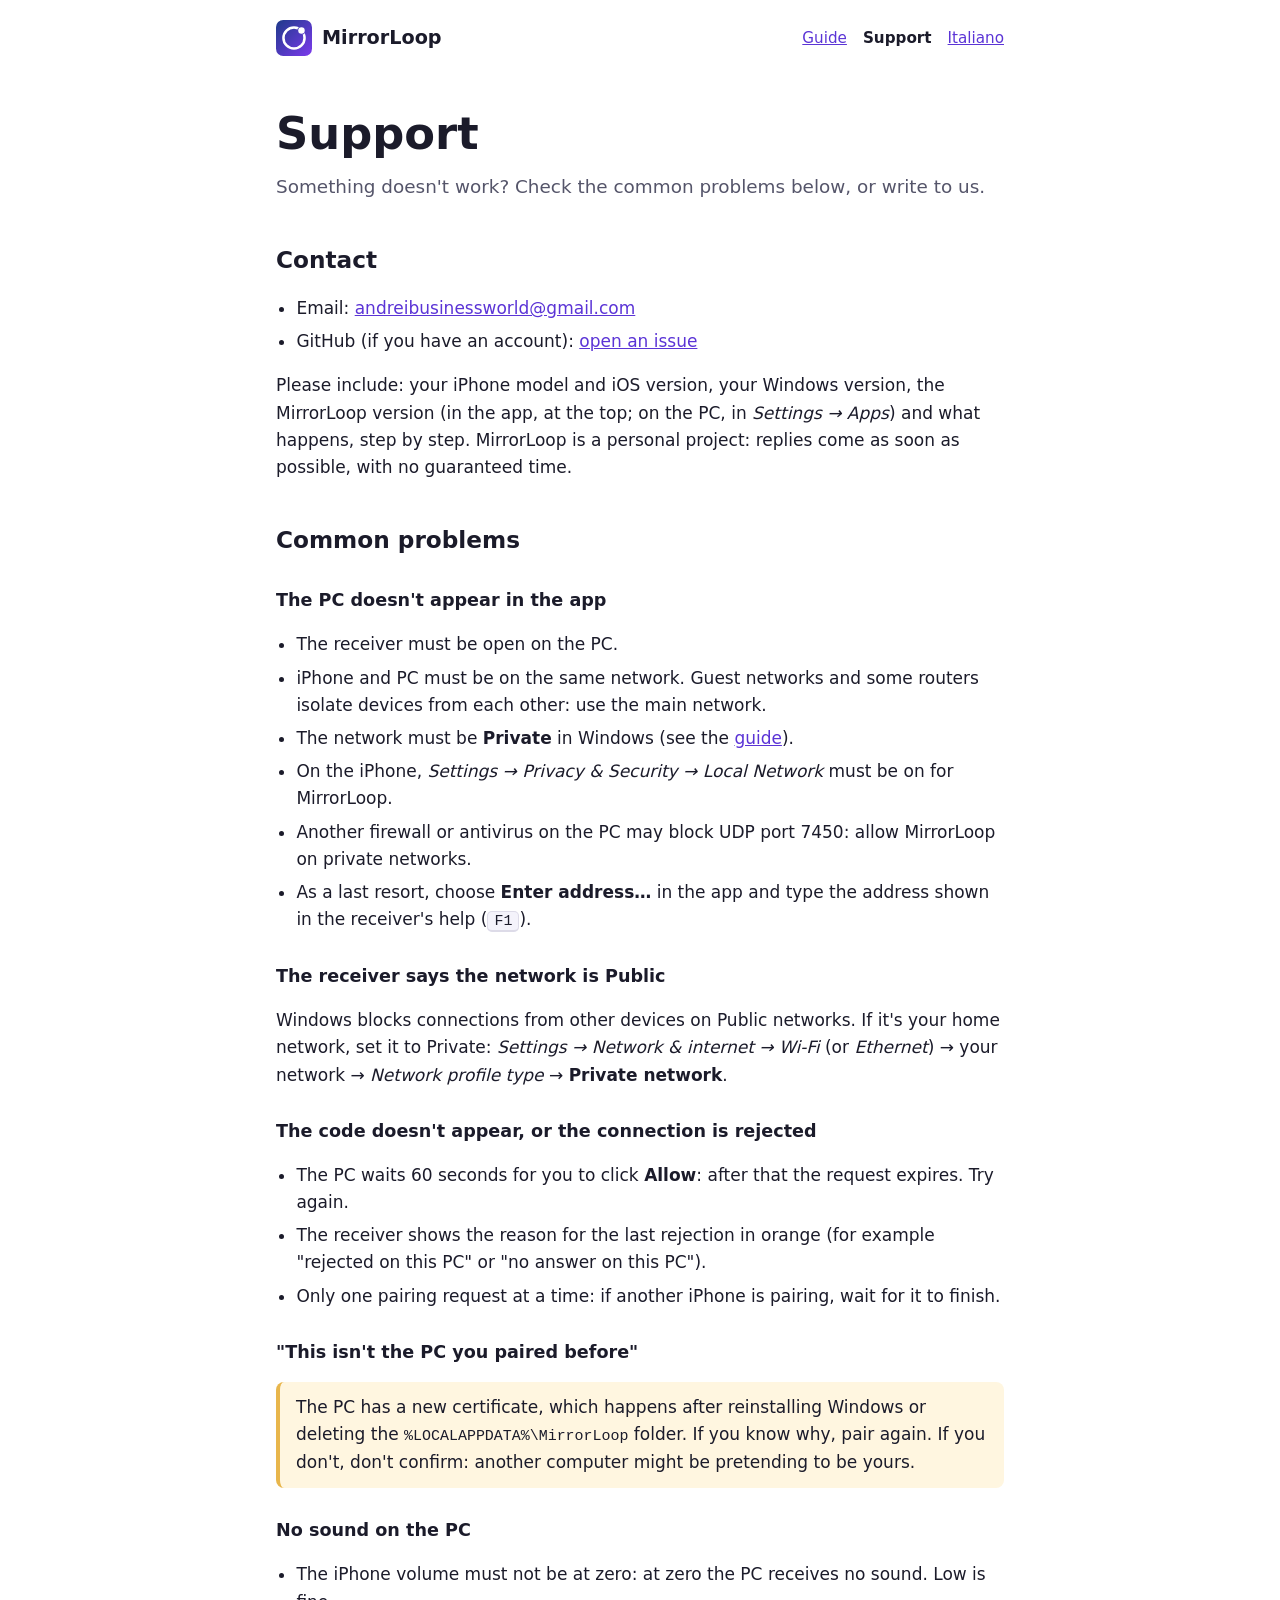
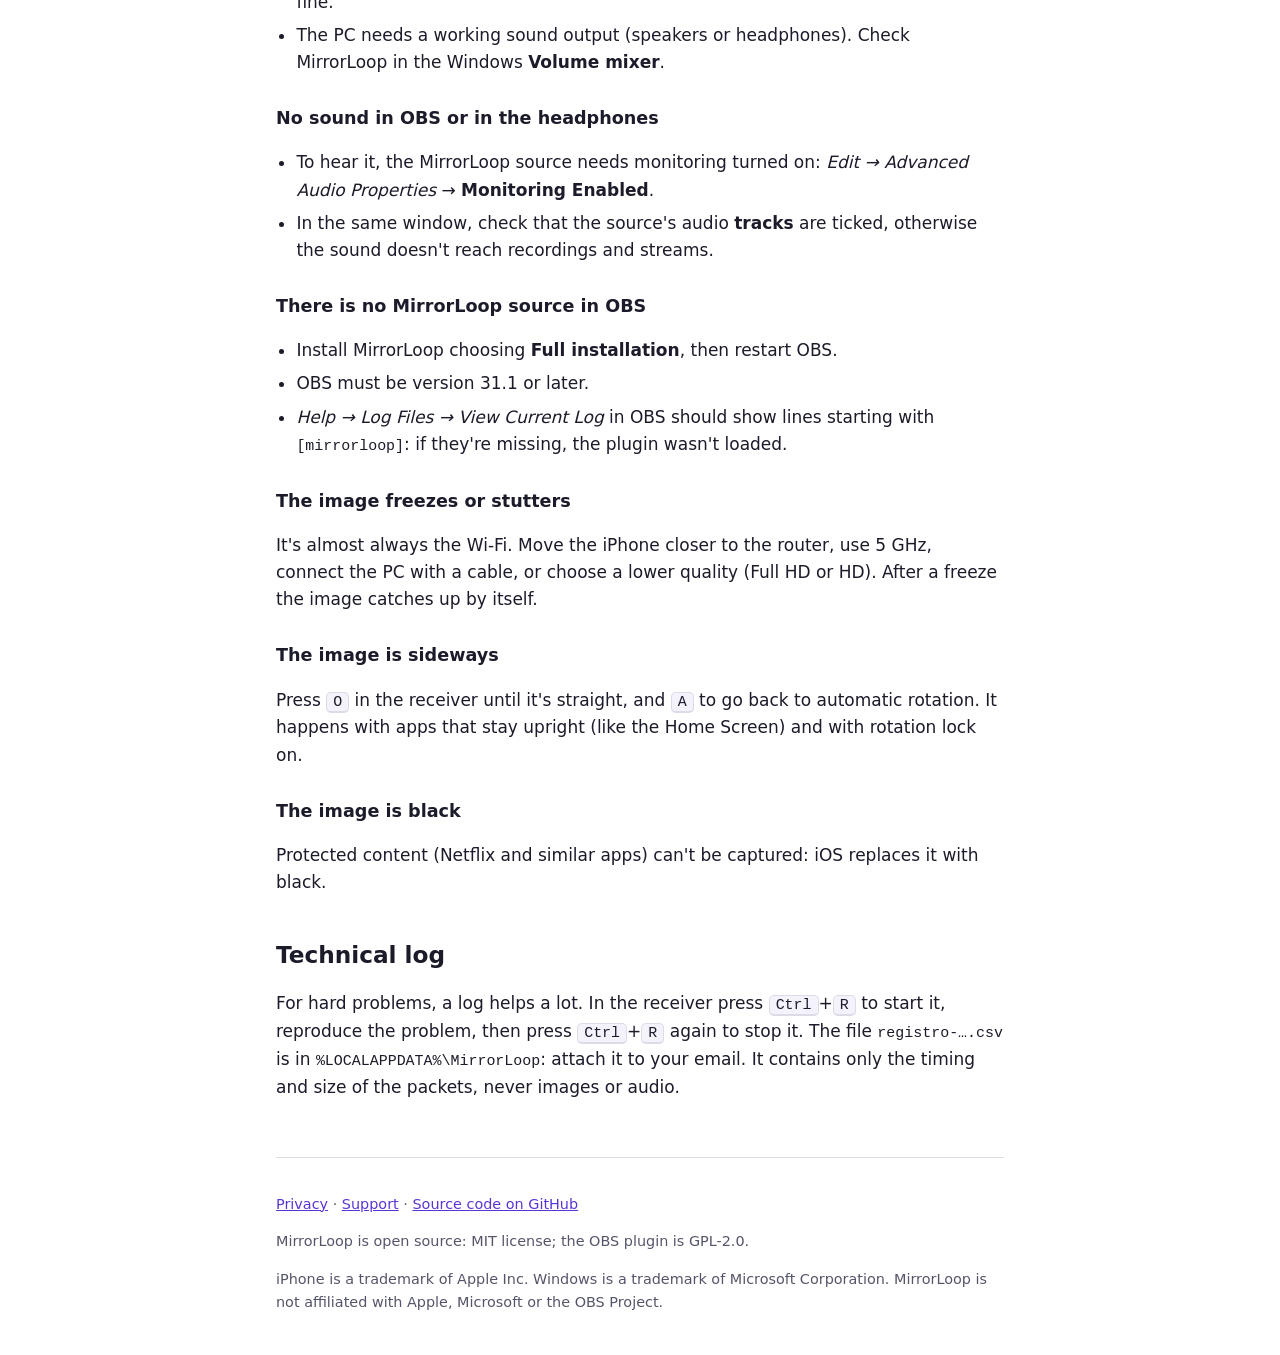
<file: sito/support.html>
<!doctype html>
<html lang="en">
<head>
  <meta charset="utf-8">
  <meta name="viewport" content="width=device-width, initial-scale=1">
  <title>Support · MirrorLoop</title>
  <meta name="description" content="MirrorLoop support: contacts and solutions to common problems.">
  <link rel="canonical" href="https://andreitelea.github.io/mirrorloop/support.html">
  <link rel="apple-touch-icon" href="apple-touch-icon.png">
  <meta property="og:type" content="website">
  <meta property="og:site_name" content="MirrorLoop">
  <meta property="og:title" content="Support · MirrorLoop">
  <meta property="og:description" content="MirrorLoop support: contacts and solutions to common problems.">
  <meta property="og:url" content="https://andreitelea.github.io/mirrorloop/support.html">
  <meta property="og:image" content="https://andreitelea.github.io/mirrorloop/anteprima-en.png">
  <meta property="og:image:width" content="1200">
  <meta property="og:image:height" content="630">
  <meta property="og:image:alt" content="MirrorLoop: your iPhone screen on your PC, ready for OBS">
  <meta property="og:locale" content="en_US">
  <meta name="twitter:card" content="summary_large_image">
  <link rel="icon" href="icona.svg" type="image/svg+xml">
  <link rel="alternate" hreflang="en" href="https://andreitelea.github.io/mirrorloop/support.html">
  <link rel="alternate" hreflang="it" href="https://andreitelea.github.io/mirrorloop/it/supporto.html">
  <link rel="stylesheet" href="stile.css">
</head>
<body>
  <div class="pagina">
    <header class="testata">
      <a class="marchio" href="./"><img src="icona.svg" alt="">MirrorLoop</a>
      <nav class="menu">
        <a href="guide.html">Guide</a>
        <a href="support.html" aria-current="page">Support</a>
        <a href="it/supporto.html" hreflang="it" lang="it">Italiano</a>
      </nav>
    </header>

    <main>
      <h1>Support</h1>
      <p class="sottotitolo">Something doesn't work? Check the common problems below, or write to us.</p>

      <h2 id="contact">Contact</h2>
      <ul>
        <li>Email: <a href="mailto:andreibusinessworld@gmail.com">andreibusinessworld@gmail.com</a></li>
        <li>GitHub (if you have an account): <a href="https://github.com/andreitelea/mirrorloop/issues">open an issue</a></li>
      </ul>
      <p>Please include: your iPhone model and iOS version, your Windows version, the MirrorLoop version (in the app, at the top; on the PC, in <em>Settings → Apps</em>) and what happens, step by step. MirrorLoop is a personal project: replies come as soon as possible, with no guaranteed time.</p>

      <h2 id="problems">Common problems</h2>

      <h3 id="pc-not-found">The PC doesn't appear in the app</h3>
      <ul>
        <li>The receiver must be open on the PC.</li>
        <li>iPhone and PC must be on the same network. Guest networks and some routers isolate devices from each other: use the main network.</li>
        <li>The network must be <strong>Private</strong> in Windows (see the <a href="guide.html#before">guide</a>).</li>
        <li>On the iPhone, <em>Settings → Privacy &amp; Security → Local Network</em> must be on for MirrorLoop.</li>
        <li>Another firewall or antivirus on the PC may block UDP port 7450: allow MirrorLoop on private networks.</li>
        <li>As a last resort, choose <strong>Enter address…</strong> in the app and type the address shown in the receiver's help (<kbd>F1</kbd>).</li>
      </ul>

      <h3 id="public-network">The receiver says the network is Public</h3>
      <p>Windows blocks connections from other devices on Public networks. If it's your home network, set it to Private: <em>Settings → Network &amp; internet → Wi-Fi</em> (or <em>Ethernet</em>) → your network → <em>Network profile type</em> → <strong>Private network</strong>.</p>

      <h3 id="pairing">The code doesn't appear, or the connection is rejected</h3>
      <ul>
        <li>The PC waits 60 seconds for you to click <strong>Allow</strong>: after that the request expires. Try again.</li>
        <li>The receiver shows the reason for the last rejection in orange (for example "rejected on this PC" or "no answer on this PC").</li>
        <li>Only one pairing request at a time: if another iPhone is pairing, wait for it to finish.</li>
      </ul>

      <h3 id="not-the-same-pc">"This isn't the PC you paired before"</h3>
      <p class="riquadro attenzione">The PC has a new certificate, which happens after reinstalling Windows or deleting the <code>%LOCALAPPDATA%\MirrorLoop</code> folder. If you know why, pair again. If you don't, don't confirm: another computer might be pretending to be yours.</p>

      <h3 id="no-audio">No sound on the PC</h3>
      <ul>
        <li>The iPhone volume must not be at zero: at zero the PC receives no sound. Low is fine.</li>
        <li>The PC needs a working sound output (speakers or headphones). Check MirrorLoop in the Windows <strong>Volume mixer</strong>.</li>
      </ul>

      <h3 id="no-audio-obs">No sound in OBS or in the headphones</h3>
      <ul>
        <li>To hear it, the MirrorLoop source needs monitoring turned on: <em>Edit → Advanced Audio Properties</em> → <strong>Monitoring Enabled</strong>.</li>
        <li>In the same window, check that the source's audio <strong>tracks</strong> are ticked, otherwise the sound doesn't reach recordings and streams.</li>
      </ul>

      <h3 id="no-source">There is no MirrorLoop source in OBS</h3>
      <ul>
        <li>Install MirrorLoop choosing <strong>Full installation</strong>, then restart OBS.</li>
        <li>OBS must be version 31.1 or later.</li>
        <li><em>Help → Log Files → View Current Log</em> in OBS should show lines starting with <code>[mirrorloop]</code>: if they're missing, the plugin wasn't loaded.</li>
      </ul>

      <h3 id="stutter">The image freezes or stutters</h3>
      <p>It's almost always the Wi-Fi. Move the iPhone closer to the router, use 5 GHz, connect the PC with a cable, or choose a lower quality (Full HD or HD). After a freeze the image catches up by itself.</p>

      <h3 id="rotation">The image is sideways</h3>
      <p>Press <kbd>O</kbd> in the receiver until it's straight, and <kbd>A</kbd> to go back to automatic rotation. It happens with apps that stay upright (like the Home Screen) and with rotation lock on.</p>

      <h3 id="black">The image is black</h3>
      <p>Protected content (Netflix and similar apps) can't be captured: iOS replaces it with black.</p>

      <h2 id="log">Technical log</h2>
      <p>For hard problems, a log helps a lot. In the receiver press <kbd>Ctrl</kbd>+<kbd>R</kbd> to start it, reproduce the problem, then press <kbd>Ctrl</kbd>+<kbd>R</kbd> again to stop it. The file <code>registro-….csv</code> is in <code>%LOCALAPPDATA%\MirrorLoop</code>: attach it to your email. It contains only the timing and size of the packets, never images or audio.</p>
    </main>

    <footer class="piede">
      <p><a href="privacy.html">Privacy</a> · <a href="support.html">Support</a> · <a href="https://github.com/andreitelea/mirrorloop">Source code on GitHub</a></p>
      <p>MirrorLoop is open source: MIT license; the OBS plugin is GPL-2.0.</p>
      <p>iPhone is a trademark of Apple Inc. Windows is a trademark of Microsoft Corporation. MirrorLoop is not affiliated with Apple, Microsoft or the OBS Project.</p>
    </footer>
  </div>
</body>
</html>
</file>
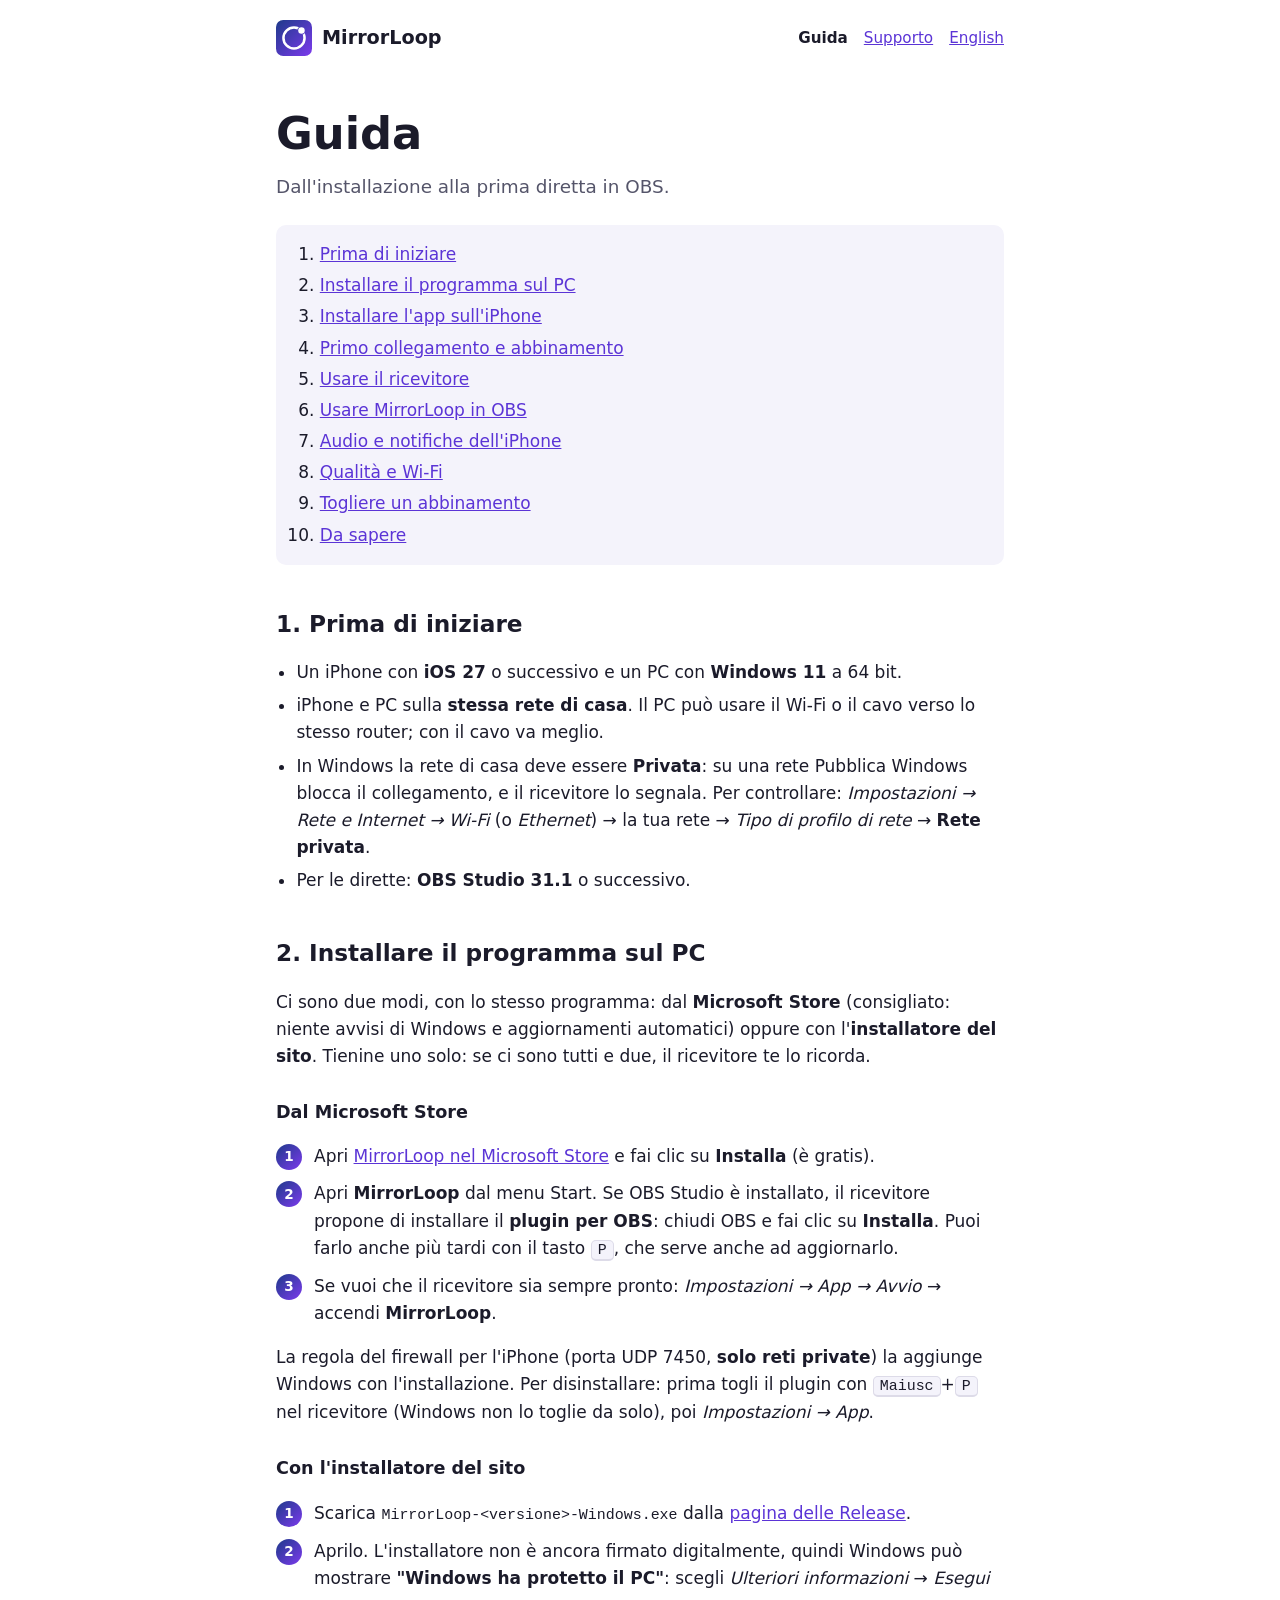
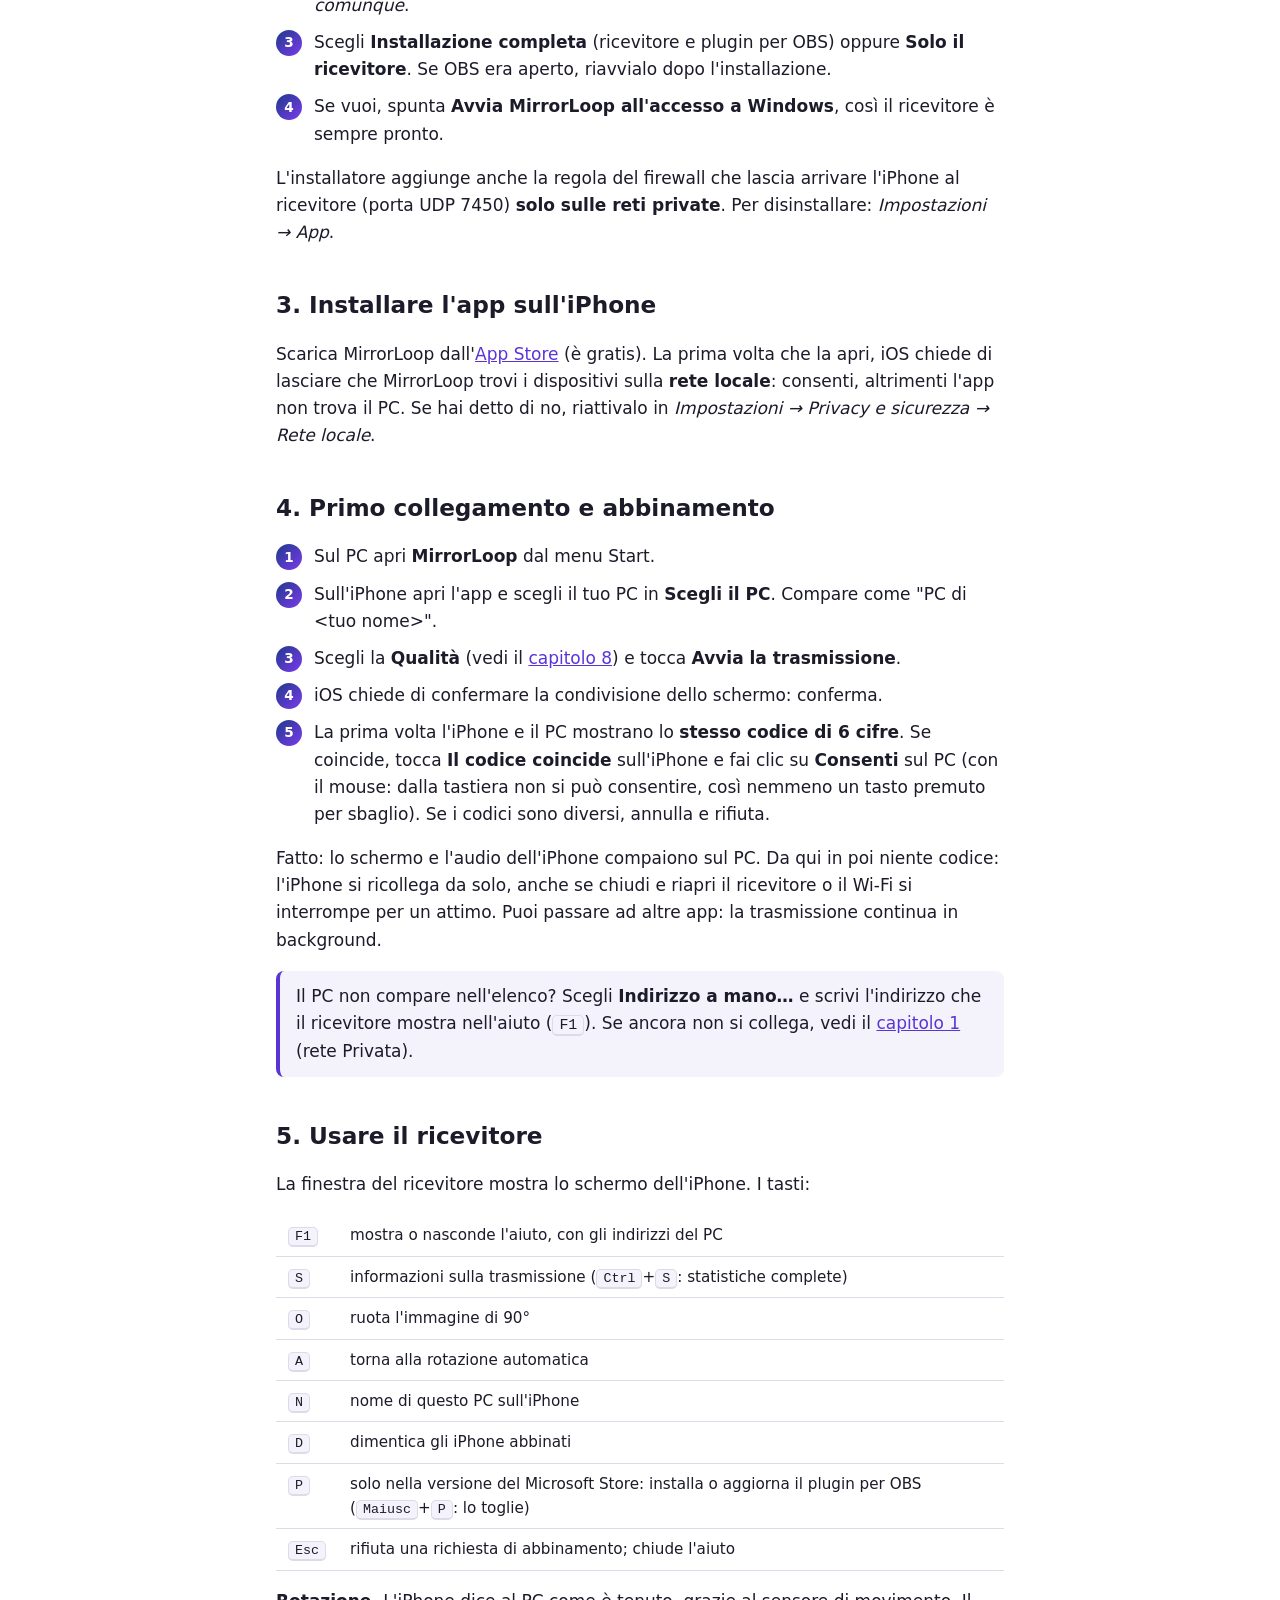
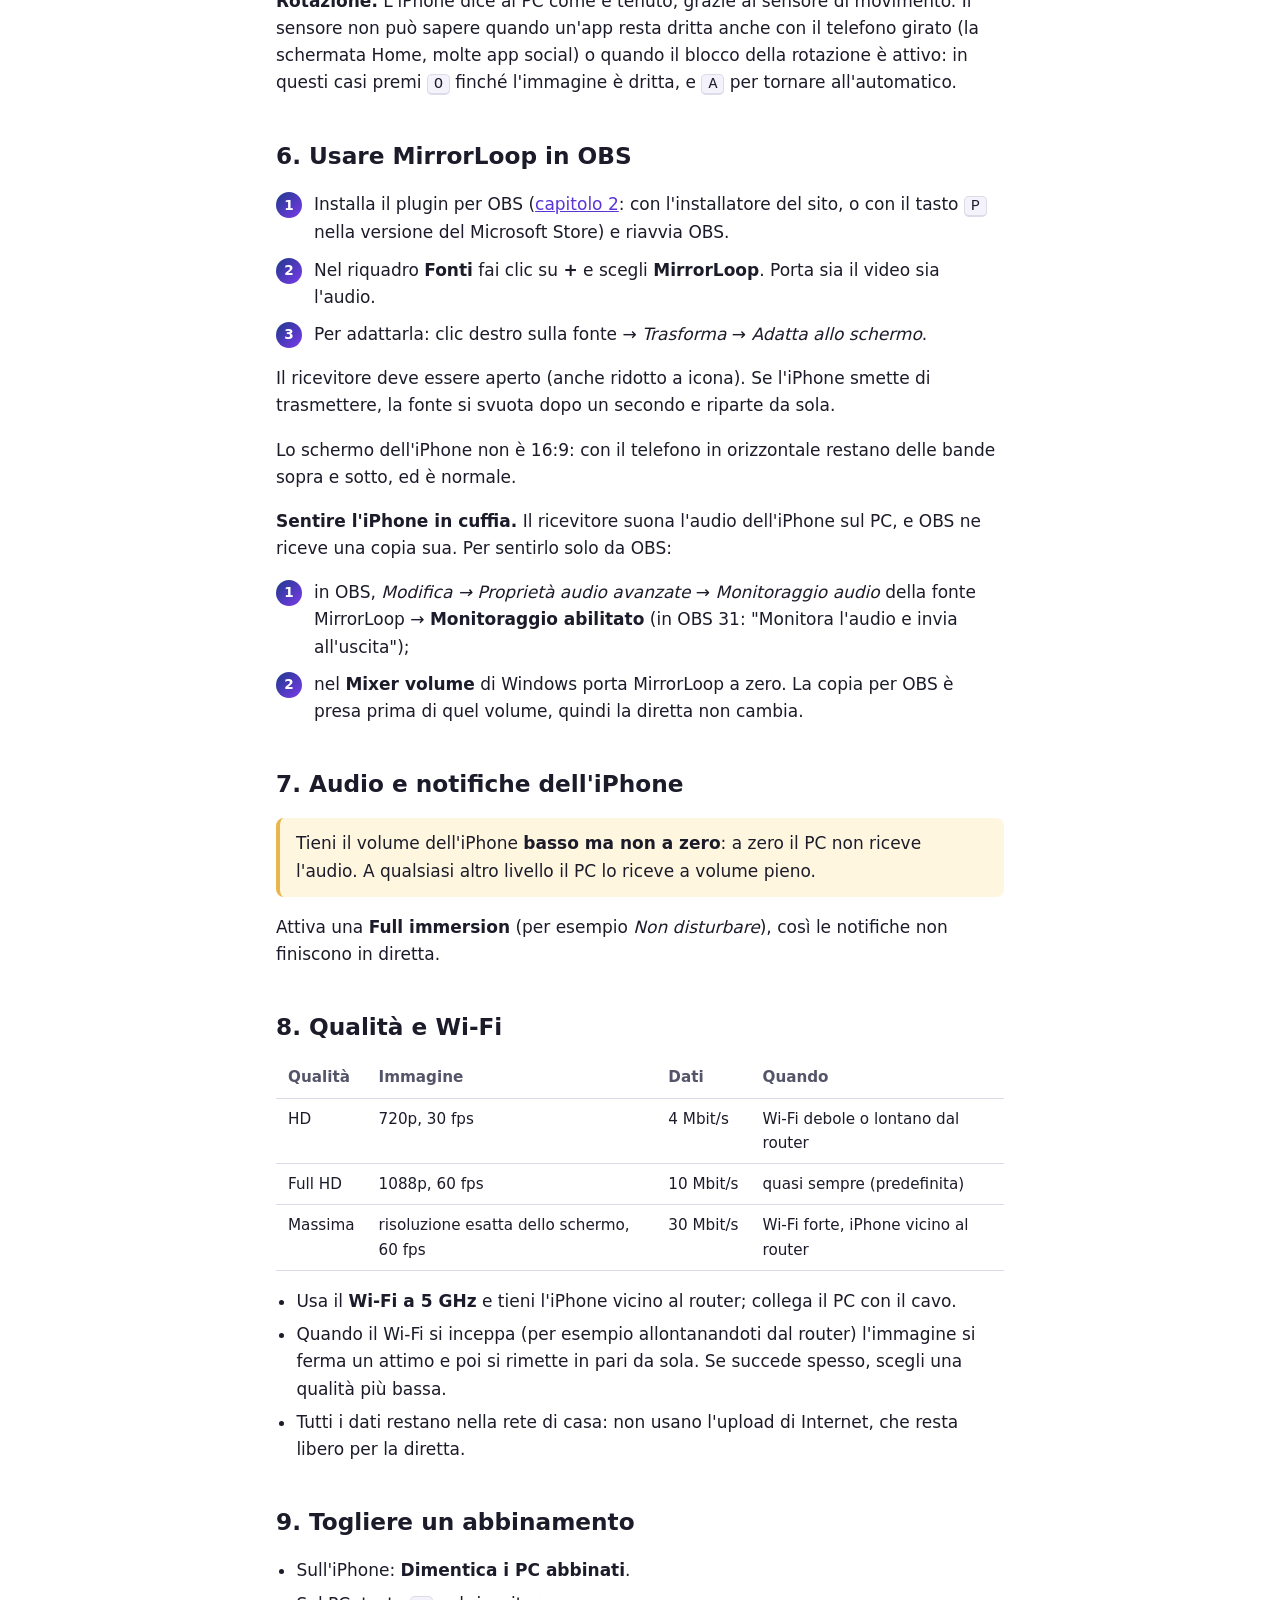
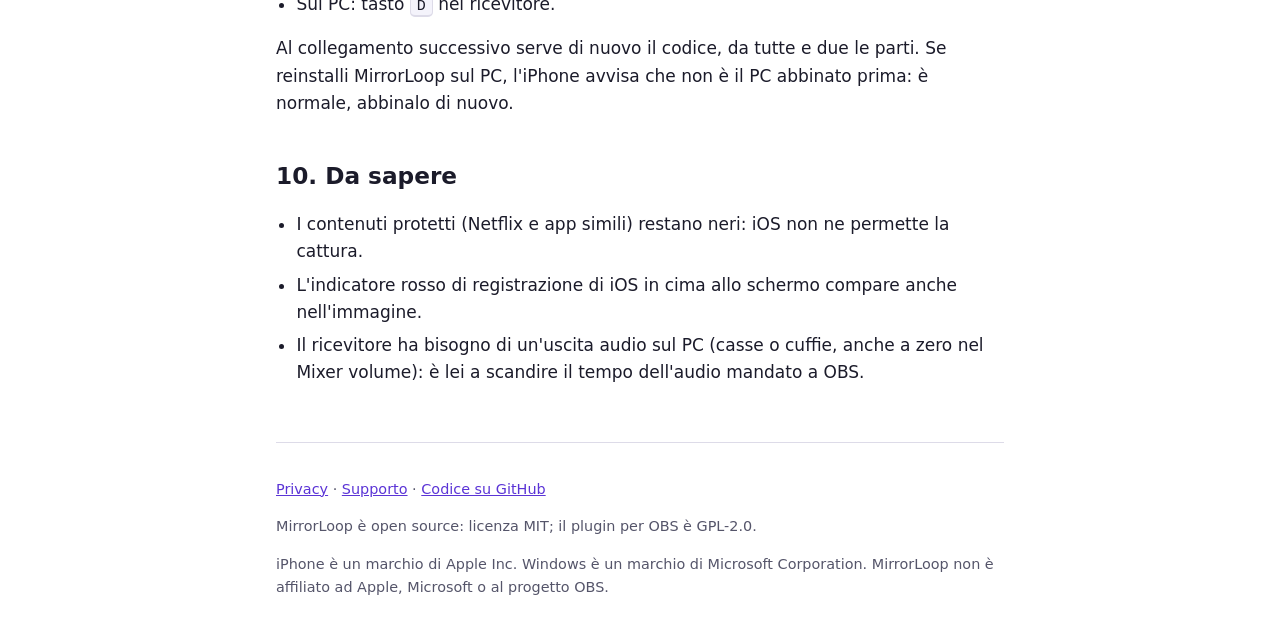
<file: sito/it/guida.html>
<!doctype html>
<html lang="it">
<head>
  <meta charset="utf-8">
  <meta name="viewport" content="width=device-width, initial-scale=1">
  <title>Guida · MirrorLoop</title>
  <meta name="description" content="Guida passo passo a MirrorLoop: installazione, abbinamento di iPhone e PC, ricevitore e sorgente MirrorLoop in OBS Studio.">
  <link rel="canonical" href="https://andreitelea.github.io/mirrorloop/it/guida.html">
  <link rel="apple-touch-icon" href="../apple-touch-icon.png">
  <meta property="og:type" content="website">
  <meta property="og:site_name" content="MirrorLoop">
  <meta property="og:title" content="Guida · MirrorLoop">
  <meta property="og:description" content="Guida passo passo a MirrorLoop: installazione, abbinamento di iPhone e PC, ricevitore e sorgente MirrorLoop in OBS Studio.">
  <meta property="og:url" content="https://andreitelea.github.io/mirrorloop/it/guida.html">
  <meta property="og:image" content="https://andreitelea.github.io/mirrorloop/anteprima-it.png">
  <meta property="og:image:width" content="1200">
  <meta property="og:image:height" content="630">
  <meta property="og:image:alt" content="MirrorLoop: lo schermo dell&#x27;iPhone sul PC, pronto per OBS">
  <meta property="og:locale" content="it_IT">
  <meta name="twitter:card" content="summary_large_image">
  <link rel="icon" href="../icona.svg" type="image/svg+xml">
  <link rel="alternate" hreflang="en" href="https://andreitelea.github.io/mirrorloop/guide.html">
  <link rel="alternate" hreflang="it" href="https://andreitelea.github.io/mirrorloop/it/guida.html">
  <link rel="stylesheet" href="../stile.css">
</head>
<body>
  <div class="pagina">
    <header class="testata">
      <a class="marchio" href="./"><img src="../icona.svg" alt="">MirrorLoop</a>
      <nav class="menu">
        <a href="guida.html" aria-current="page">Guida</a>
        <a href="supporto.html">Supporto</a>
        <a href="../guide.html" hreflang="en" lang="en">English</a>
      </nav>
    </header>

    <main>
      <h1>Guida</h1>
      <p class="sottotitolo">Dall'installazione alla prima diretta in OBS.</p>

      <nav class="indice" aria-label="Indice">
        <ol>
          <li><a href="#prima">Prima di iniziare</a></li>
          <li><a href="#pc">Installare il programma sul PC</a></li>
          <li><a href="#iphone">Installare l'app sull'iPhone</a></li>
          <li><a href="#abbinamento">Primo collegamento e abbinamento</a></li>
          <li><a href="#ricevitore">Usare il ricevitore</a></li>
          <li><a href="#obs">Usare MirrorLoop in OBS</a></li>
          <li><a href="#audio">Audio e notifiche dell'iPhone</a></li>
          <li><a href="#qualita">Qualità e Wi-Fi</a></li>
          <li><a href="#dimentica">Togliere un abbinamento</a></li>
          <li><a href="#limiti">Da sapere</a></li>
        </ol>
      </nav>

      <h2 id="prima">1. Prima di iniziare</h2>
      <ul>
        <li>Un iPhone con <strong>iOS 27</strong> o successivo e un PC con <strong>Windows 11</strong> a 64 bit.</li>
        <li>iPhone e PC sulla <strong>stessa rete di casa</strong>. Il PC può usare il Wi-Fi o il cavo verso lo stesso router; con il cavo va meglio.</li>
        <li>In Windows la rete di casa deve essere <strong>Privata</strong>: su una rete Pubblica Windows blocca il collegamento, e il ricevitore lo segnala. Per controllare: <em>Impostazioni → Rete e Internet → Wi-Fi</em> (o <em>Ethernet</em>) → la tua rete → <em>Tipo di profilo di rete</em> → <strong>Rete privata</strong>.</li>
        <li>Per le dirette: <strong>OBS Studio 31.1</strong> o successivo.</li>
      </ul>

      <h2 id="pc">2. Installare il programma sul PC</h2>
      <p>Ci sono due modi, con lo stesso programma: dal <strong>Microsoft Store</strong> (consigliato: niente avvisi di Windows e aggiornamenti automatici) oppure con l'<strong>installatore del sito</strong>. Tienine uno solo: se ci sono tutti e due, il ricevitore te lo ricorda.</p>
      <h3 id="pc-store">Dal Microsoft Store</h3>
      <ol>
        <li>Apri <a href="https://apps.microsoft.com/detail/9P56GN3X6FGX">MirrorLoop nel Microsoft Store</a> e fai clic su <strong>Installa</strong> (è gratis).</li>
        <li>Apri <strong>MirrorLoop</strong> dal menu Start. Se OBS Studio è installato, il ricevitore propone di installare il <strong>plugin per OBS</strong>: chiudi OBS e fai clic su <strong>Installa</strong>. Puoi farlo anche più tardi con il tasto <kbd>P</kbd>, che serve anche ad aggiornarlo.</li>
        <li>Se vuoi che il ricevitore sia sempre pronto: <em>Impostazioni → App → Avvio</em> → accendi <strong>MirrorLoop</strong>.</li>
      </ol>
      <p>La regola del firewall per l'iPhone (porta UDP 7450, <strong>solo reti private</strong>) la aggiunge Windows con l'installazione. Per disinstallare: prima togli il plugin con <kbd>Maiusc</kbd>+<kbd>P</kbd> nel ricevitore (Windows non lo toglie da solo), poi <em>Impostazioni → App</em>.</p>
      <h3 id="pc-sito">Con l'installatore del sito</h3>
      <ol>
        <li>Scarica <code>MirrorLoop-&lt;versione&gt;-Windows.exe</code> dalla <a href="https://github.com/andreitelea/mirrorloop/releases">pagina delle Release</a>.</li>
        <li>Aprilo. L'installatore non è ancora firmato digitalmente, quindi Windows può mostrare <strong>"Windows ha protetto il PC"</strong>: scegli <em>Ulteriori informazioni</em> → <em>Esegui comunque</em>.</li>
        <li>Scegli <strong>Installazione completa</strong> (ricevitore e plugin per OBS) oppure <strong>Solo il ricevitore</strong>. Se OBS era aperto, riavvialo dopo l'installazione.</li>
        <li>Se vuoi, spunta <strong>Avvia MirrorLoop all'accesso a Windows</strong>, così il ricevitore è sempre pronto.</li>
      </ol>
      <p>L'installatore aggiunge anche la regola del firewall che lascia arrivare l'iPhone al ricevitore (porta UDP 7450) <strong>solo sulle reti private</strong>. Per disinstallare: <em>Impostazioni → App</em>.</p>

      <h2 id="iphone">3. Installare l'app sull'iPhone</h2>
      <p>Scarica MirrorLoop dall'<a href="https://apps.apple.com/app/id6825028097">App Store</a> (è gratis). La prima volta che la apri, iOS chiede di lasciare che MirrorLoop trovi i dispositivi sulla <strong>rete locale</strong>: consenti, altrimenti l'app non trova il PC. Se hai detto di no, riattivalo in <em>Impostazioni → Privacy e sicurezza → Rete locale</em>.</p>

      <h2 id="abbinamento">4. Primo collegamento e abbinamento</h2>
      <ol>
        <li>Sul PC apri <strong>MirrorLoop</strong> dal menu Start.</li>
        <li>Sull'iPhone apri l'app e scegli il tuo PC in <strong>Scegli il PC</strong>. Compare come "PC di &lt;tuo nome&gt;".</li>
        <li>Scegli la <strong>Qualità</strong> (vedi il <a href="#qualita">capitolo 8</a>) e tocca <strong>Avvia la trasmissione</strong>.</li>
        <li>iOS chiede di confermare la condivisione dello schermo: conferma.</li>
        <li>La prima volta l'iPhone e il PC mostrano lo <strong>stesso codice di 6 cifre</strong>. Se coincide, tocca <strong>Il codice coincide</strong> sull'iPhone e fai clic su <strong>Consenti</strong> sul PC (con il mouse: dalla tastiera non si può consentire, così nemmeno un tasto premuto per sbaglio). Se i codici sono diversi, annulla e rifiuta.</li>
      </ol>
      <p>Fatto: lo schermo e l'audio dell'iPhone compaiono sul PC. Da qui in poi niente codice: l'iPhone si ricollega da solo, anche se chiudi e riapri il ricevitore o il Wi-Fi si interrompe per un attimo. Puoi passare ad altre app: la trasmissione continua in background.</p>
      <p class="riquadro consiglio">Il PC non compare nell'elenco? Scegli <strong>Indirizzo a mano…</strong> e scrivi l'indirizzo che il ricevitore mostra nell'aiuto (<kbd>F1</kbd>). Se ancora non si collega, vedi il <a href="#prima">capitolo 1</a> (rete Privata).</p>

      <h2 id="ricevitore">5. Usare il ricevitore</h2>
      <p>La finestra del ricevitore mostra lo schermo dell'iPhone. I tasti:</p>
      <table>
        <tbody>
          <tr><td><kbd>F1</kbd></td><td>mostra o nasconde l'aiuto, con gli indirizzi del PC</td></tr>
          <tr><td><kbd>S</kbd></td><td>informazioni sulla trasmissione (<kbd>Ctrl</kbd>+<kbd>S</kbd>: statistiche complete)</td></tr>
          <tr><td><kbd>O</kbd></td><td>ruota l'immagine di 90°</td></tr>
          <tr><td><kbd>A</kbd></td><td>torna alla rotazione automatica</td></tr>
          <tr><td><kbd>N</kbd></td><td>nome di questo PC sull'iPhone</td></tr>
          <tr><td><kbd>D</kbd></td><td>dimentica gli iPhone abbinati</td></tr>
          <tr><td><kbd>P</kbd></td><td>solo nella versione del Microsoft Store: installa o aggiorna il plugin per OBS (<kbd>Maiusc</kbd>+<kbd>P</kbd>: lo toglie)</td></tr>
          <tr><td><kbd>Esc</kbd></td><td>rifiuta una richiesta di abbinamento; chiude l'aiuto</td></tr>
        </tbody>
      </table>
      <p><strong>Rotazione.</strong> L'iPhone dice al PC come è tenuto, grazie al sensore di movimento. Il sensore non può sapere quando un'app resta dritta anche con il telefono girato (la schermata Home, molte app social) o quando il blocco della rotazione è attivo: in questi casi premi <kbd>O</kbd> finché l'immagine è dritta, e <kbd>A</kbd> per tornare all'automatico.</p>

      <h2 id="obs">6. Usare MirrorLoop in OBS</h2>
      <ol>
        <li>Installa il plugin per OBS (<a href="#pc">capitolo 2</a>: con l'installatore del sito, o con il tasto <kbd>P</kbd> nella versione del Microsoft Store) e riavvia OBS.</li>
        <li>Nel riquadro <strong>Fonti</strong> fai clic su <strong>+</strong> e scegli <strong>MirrorLoop</strong>. Porta sia il video sia l'audio.</li>
        <li>Per adattarla: clic destro sulla fonte → <em>Trasforma</em> → <em>Adatta allo schermo</em>.</li>
      </ol>
      <p>Il ricevitore deve essere aperto (anche ridotto a icona). Se l'iPhone smette di trasmettere, la fonte si svuota dopo un secondo e riparte da sola.</p>
      <p>Lo schermo dell'iPhone non è 16:9: con il telefono in orizzontale restano delle bande sopra e sotto, ed è normale.</p>
      <p><strong>Sentire l'iPhone in cuffia.</strong> Il ricevitore suona l'audio dell'iPhone sul PC, e OBS ne riceve una copia sua. Per sentirlo solo da OBS:</p>
      <ol>
        <li>in OBS, <em>Modifica → Proprietà audio avanzate</em> → <em>Monitoraggio audio</em> della fonte MirrorLoop → <strong>Monitoraggio abilitato</strong> (in OBS 31: "Monitora l'audio e invia all'uscita");</li>
        <li>nel <strong>Mixer volume</strong> di Windows porta MirrorLoop a zero. La copia per OBS è presa prima di quel volume, quindi la diretta non cambia.</li>
      </ol>

      <h2 id="audio">7. Audio e notifiche dell'iPhone</h2>
      <p class="riquadro attenzione">Tieni il volume dell'iPhone <strong>basso ma non a zero</strong>: a zero il PC non riceve l'audio. A qualsiasi altro livello il PC lo riceve a volume pieno.</p>
      <p>Attiva una <strong>Full immersion</strong> (per esempio <em>Non disturbare</em>), così le notifiche non finiscono in diretta.</p>

      <h2 id="qualita">8. Qualità e Wi-Fi</h2>
      <table>
        <thead>
          <tr><th>Qualità</th><th>Immagine</th><th>Dati</th><th>Quando</th></tr>
        </thead>
        <tbody>
          <tr><td>HD</td><td>720p, 30&nbsp;fps</td><td>4&nbsp;Mbit/s</td><td>Wi-Fi debole o lontano dal router</td></tr>
          <tr><td>Full HD</td><td>1088p, 60&nbsp;fps</td><td>10&nbsp;Mbit/s</td><td>quasi sempre (predefinita)</td></tr>
          <tr><td>Massima</td><td>risoluzione esatta dello schermo, 60&nbsp;fps</td><td>30&nbsp;Mbit/s</td><td>Wi-Fi forte, iPhone vicino al router</td></tr>
        </tbody>
      </table>
      <ul>
        <li>Usa il <strong>Wi-Fi a 5 GHz</strong> e tieni l'iPhone vicino al router; collega il PC con il cavo.</li>
        <li>Quando il Wi-Fi si inceppa (per esempio allontanandoti dal router) l'immagine si ferma un attimo e poi si rimette in pari da sola. Se succede spesso, scegli una qualità più bassa.</li>
        <li>Tutti i dati restano nella rete di casa: non usano l'upload di Internet, che resta libero per la diretta.</li>
      </ul>

      <h2 id="dimentica">9. Togliere un abbinamento</h2>
      <ul>
        <li>Sull'iPhone: <strong>Dimentica i PC abbinati</strong>.</li>
        <li>Sul PC: tasto <kbd>D</kbd> nel ricevitore.</li>
      </ul>
      <p>Al collegamento successivo serve di nuovo il codice, da tutte e due le parti. Se reinstalli MirrorLoop sul PC, l'iPhone avvisa che non è il PC abbinato prima: è normale, abbinalo di nuovo.</p>

      <h2 id="limiti">10. Da sapere</h2>
      <ul>
        <li>I contenuti protetti (Netflix e app simili) restano neri: iOS non ne permette la cattura.</li>
        <li>L'indicatore rosso di registrazione di iOS in cima allo schermo compare anche nell'immagine.</li>
        <li>Il ricevitore ha bisogno di un'uscita audio sul PC (casse o cuffie, anche a zero nel Mixer volume): è lei a scandire il tempo dell'audio mandato a OBS.</li>
      </ul>
    </main>

    <footer class="piede">
      <p><a href="privacy.html">Privacy</a> · <a href="supporto.html">Supporto</a> · <a href="https://github.com/andreitelea/mirrorloop">Codice su GitHub</a></p>
      <p>MirrorLoop è open source: licenza MIT; il plugin per OBS è GPL-2.0.</p>
      <p>iPhone è un marchio di Apple Inc. Windows è un marchio di Microsoft Corporation. MirrorLoop non è affiliato ad Apple, Microsoft o al progetto OBS.</p>
    </footer>
  </div>
</body>
</html>
</file>
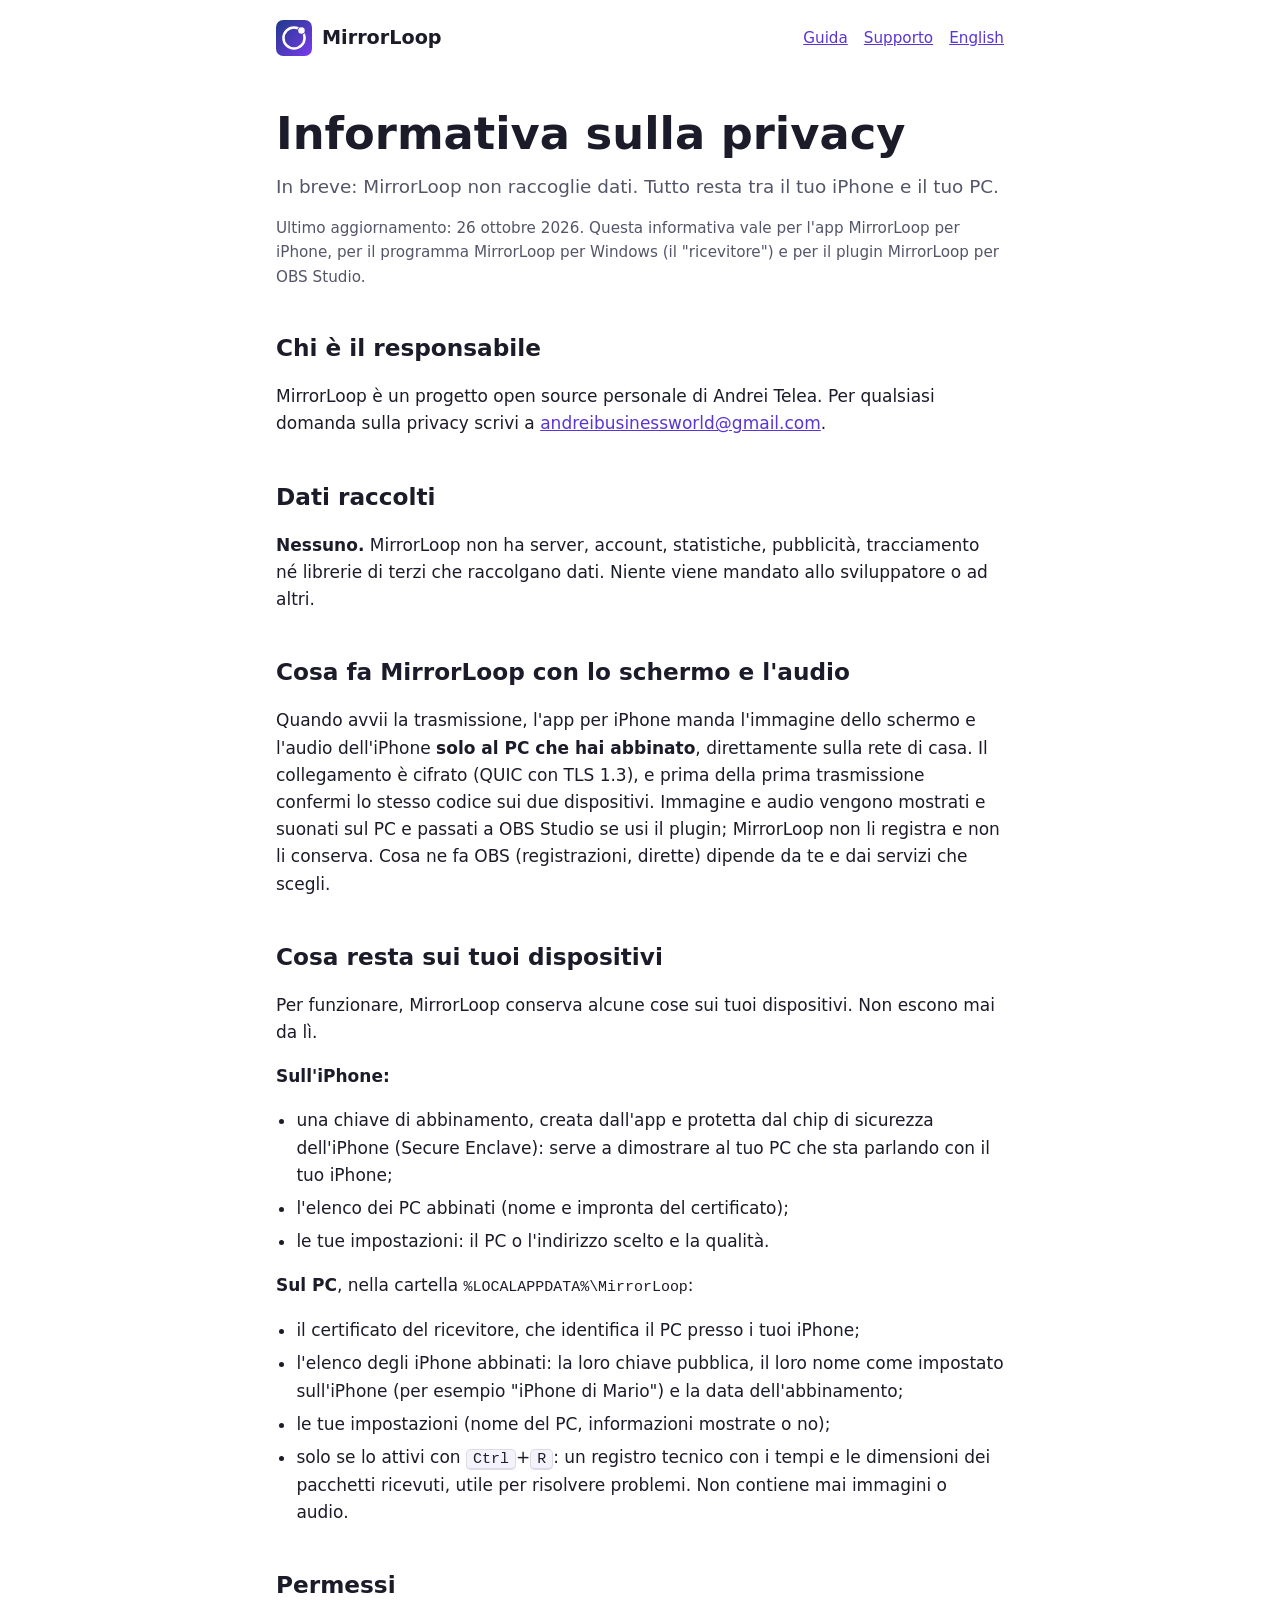
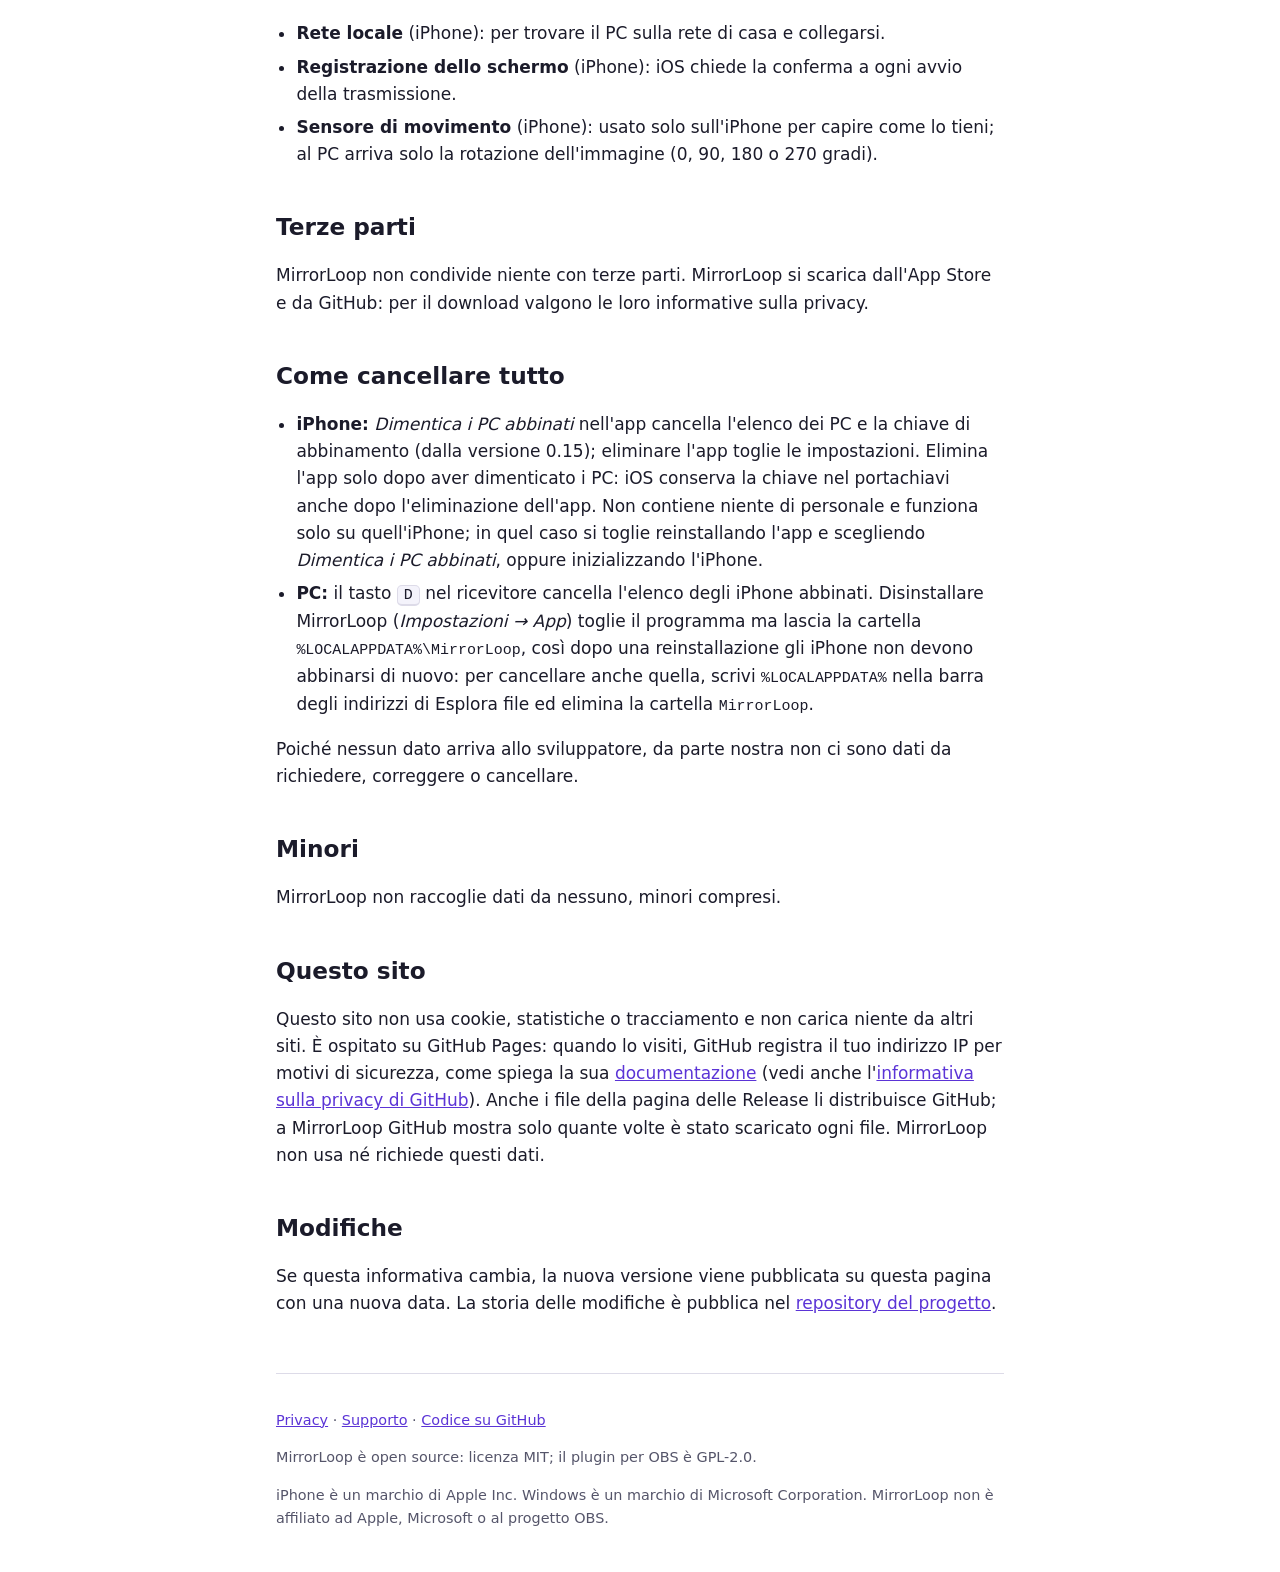
<file: sito/it/privacy.html>
<!doctype html>
<html lang="it">
<head>
  <meta charset="utf-8">
  <meta name="viewport" content="width=device-width, initial-scale=1">
  <title>Privacy · MirrorLoop</title>
  <meta name="description" content="Informativa sulla privacy di MirrorLoop: l'app non raccoglie dati e non ha server.">
  <link rel="canonical" href="https://andreitelea.github.io/mirrorloop/it/privacy.html">
  <link rel="apple-touch-icon" href="../apple-touch-icon.png">
  <meta property="og:type" content="website">
  <meta property="og:site_name" content="MirrorLoop">
  <meta property="og:title" content="Privacy · MirrorLoop">
  <meta property="og:description" content="Informativa sulla privacy di MirrorLoop: l'app non raccoglie dati e non ha server.">
  <meta property="og:url" content="https://andreitelea.github.io/mirrorloop/it/privacy.html">
  <meta property="og:image" content="https://andreitelea.github.io/mirrorloop/anteprima-it.png">
  <meta property="og:image:width" content="1200">
  <meta property="og:image:height" content="630">
  <meta property="og:image:alt" content="MirrorLoop: lo schermo dell&#x27;iPhone sul PC, pronto per OBS">
  <meta property="og:locale" content="it_IT">
  <meta name="twitter:card" content="summary_large_image">
  <link rel="icon" href="../icona.svg" type="image/svg+xml">
  <link rel="alternate" hreflang="en" href="https://andreitelea.github.io/mirrorloop/privacy.html">
  <link rel="alternate" hreflang="it" href="https://andreitelea.github.io/mirrorloop/it/privacy.html">
  <link rel="stylesheet" href="../stile.css">
</head>
<body>
  <div class="pagina">
    <header class="testata">
      <a class="marchio" href="./"><img src="../icona.svg" alt="">MirrorLoop</a>
      <nav class="menu">
        <a href="guida.html">Guida</a>
        <a href="supporto.html">Supporto</a>
        <a href="../privacy.html" hreflang="en" lang="en">English</a>
      </nav>
    </header>

    <main>
      <h1>Informativa sulla privacy</h1>
      <p class="sottotitolo">In breve: MirrorLoop non raccoglie dati. Tutto resta tra il tuo iPhone e il tuo PC.</p>
      <p class="nota">Ultimo aggiornamento: 26 ottobre 2026. Questa informativa vale per l'app MirrorLoop per iPhone, per il programma MirrorLoop per Windows (il "ricevitore") e per il plugin MirrorLoop per OBS Studio.</p>

      <h2>Chi è il responsabile</h2>
      <p>MirrorLoop è un progetto open source personale di Andrei Telea. Per qualsiasi domanda sulla privacy scrivi a <a href="mailto:andreibusinessworld@gmail.com">andreibusinessworld@gmail.com</a>.</p>

      <h2>Dati raccolti</h2>
      <p><strong>Nessuno.</strong> MirrorLoop non ha server, account, statistiche, pubblicità, tracciamento né librerie di terzi che raccolgano dati. Niente viene mandato allo sviluppatore o ad altri.</p>

      <h2>Cosa fa MirrorLoop con lo schermo e l'audio</h2>
      <p>Quando avvii la trasmissione, l'app per iPhone manda l'immagine dello schermo e l'audio dell'iPhone <strong>solo al PC che hai abbinato</strong>, direttamente sulla rete di casa. Il collegamento è cifrato (QUIC con TLS 1.3), e prima della prima trasmissione confermi lo stesso codice sui due dispositivi. Immagine e audio vengono mostrati e suonati sul PC e passati a OBS Studio se usi il plugin; MirrorLoop non li registra e non li conserva. Cosa ne fa OBS (registrazioni, dirette) dipende da te e dai servizi che scegli.</p>

      <h2>Cosa resta sui tuoi dispositivi</h2>
      <p>Per funzionare, MirrorLoop conserva alcune cose sui tuoi dispositivi. Non escono mai da lì.</p>
      <p><strong>Sull'iPhone:</strong></p>
      <ul>
        <li>una chiave di abbinamento, creata dall'app e protetta dal chip di sicurezza dell'iPhone (Secure Enclave): serve a dimostrare al tuo PC che sta parlando con il tuo iPhone;</li>
        <li>l'elenco dei PC abbinati (nome e impronta del certificato);</li>
        <li>le tue impostazioni: il PC o l'indirizzo scelto e la qualità.</li>
      </ul>
      <p><strong>Sul PC</strong>, nella cartella <code>%LOCALAPPDATA%\MirrorLoop</code>:</p>
      <ul>
        <li>il certificato del ricevitore, che identifica il PC presso i tuoi iPhone;</li>
        <li>l'elenco degli iPhone abbinati: la loro chiave pubblica, il loro nome come impostato sull'iPhone (per esempio "iPhone di Mario") e la data dell'abbinamento;</li>
        <li>le tue impostazioni (nome del PC, informazioni mostrate o no);</li>
        <li>solo se lo attivi con <kbd>Ctrl</kbd>+<kbd>R</kbd>: un registro tecnico con i tempi e le dimensioni dei pacchetti ricevuti, utile per risolvere problemi. Non contiene mai immagini o audio.</li>
      </ul>

      <h2>Permessi</h2>
      <ul>
        <li><strong>Rete locale</strong> (iPhone): per trovare il PC sulla rete di casa e collegarsi.</li>
        <li><strong>Registrazione dello schermo</strong> (iPhone): iOS chiede la conferma a ogni avvio della trasmissione.</li>
        <li><strong>Sensore di movimento</strong> (iPhone): usato solo sull'iPhone per capire come lo tieni; al PC arriva solo la rotazione dell'immagine (0, 90, 180 o 270 gradi).</li>
      </ul>

      <h2>Terze parti</h2>
      <p>MirrorLoop non condivide niente con terze parti. MirrorLoop si scarica dall'App Store e da GitHub: per il download valgono le loro informative sulla privacy.</p>

      <h2>Come cancellare tutto</h2>
      <ul>
        <li><strong>iPhone:</strong> <em>Dimentica i PC abbinati</em> nell'app cancella l'elenco dei PC e la chiave di abbinamento (dalla versione 0.15); eliminare l'app toglie le impostazioni. Elimina l'app solo dopo aver dimenticato i PC: iOS conserva la chiave nel portachiavi anche dopo l'eliminazione dell'app. Non contiene niente di personale e funziona solo su quell'iPhone; in quel caso si toglie reinstallando l'app e scegliendo <em>Dimentica i PC abbinati</em>, oppure inizializzando l'iPhone.</li>
        <li><strong>PC:</strong> il tasto <kbd>D</kbd> nel ricevitore cancella l'elenco degli iPhone abbinati. Disinstallare MirrorLoop (<em>Impostazioni → App</em>) toglie il programma ma lascia la cartella <code>%LOCALAPPDATA%\MirrorLoop</code>, così dopo una reinstallazione gli iPhone non devono abbinarsi di nuovo: per cancellare anche quella, scrivi <code>%LOCALAPPDATA%</code> nella barra degli indirizzi di Esplora file ed elimina la cartella <code>MirrorLoop</code>.</li>
      </ul>
      <p>Poiché nessun dato arriva allo sviluppatore, da parte nostra non ci sono dati da richiedere, correggere o cancellare.</p>

      <h2>Minori</h2>
      <p>MirrorLoop non raccoglie dati da nessuno, minori compresi.</p>

      <h2>Questo sito</h2>
      <p>Questo sito non usa cookie, statistiche o tracciamento e non carica niente da altri siti. È ospitato su GitHub Pages: quando lo visiti, GitHub registra il tuo indirizzo IP per motivi di sicurezza, come spiega la sua <a href="https://docs.github.com/en/pages/getting-started-with-github-pages/what-is-github-pages#data-collection">documentazione</a> (vedi anche l'<a href="https://docs.github.com/en/site-policy/privacy-policies/github-general-privacy-statement">informativa sulla privacy di GitHub</a>). Anche i file della pagina delle Release li distribuisce GitHub; a MirrorLoop GitHub mostra solo quante volte è stato scaricato ogni file. MirrorLoop non usa né richiede questi dati.</p>

      <h2>Modifiche</h2>
      <p>Se questa informativa cambia, la nuova versione viene pubblicata su questa pagina con una nuova data. La storia delle modifiche è pubblica nel <a href="https://github.com/andreitelea/mirrorloop/commits/main/sito/it/privacy.html">repository del progetto</a>.</p>
    </main>

    <footer class="piede">
      <p><a href="privacy.html">Privacy</a> · <a href="supporto.html">Supporto</a> · <a href="https://github.com/andreitelea/mirrorloop">Codice su GitHub</a></p>
      <p>MirrorLoop è open source: licenza MIT; il plugin per OBS è GPL-2.0.</p>
      <p>iPhone è un marchio di Apple Inc. Windows è un marchio di Microsoft Corporation. MirrorLoop non è affiliato ad Apple, Microsoft o al progetto OBS.</p>
    </footer>
  </div>
</body>
</html>
</file>
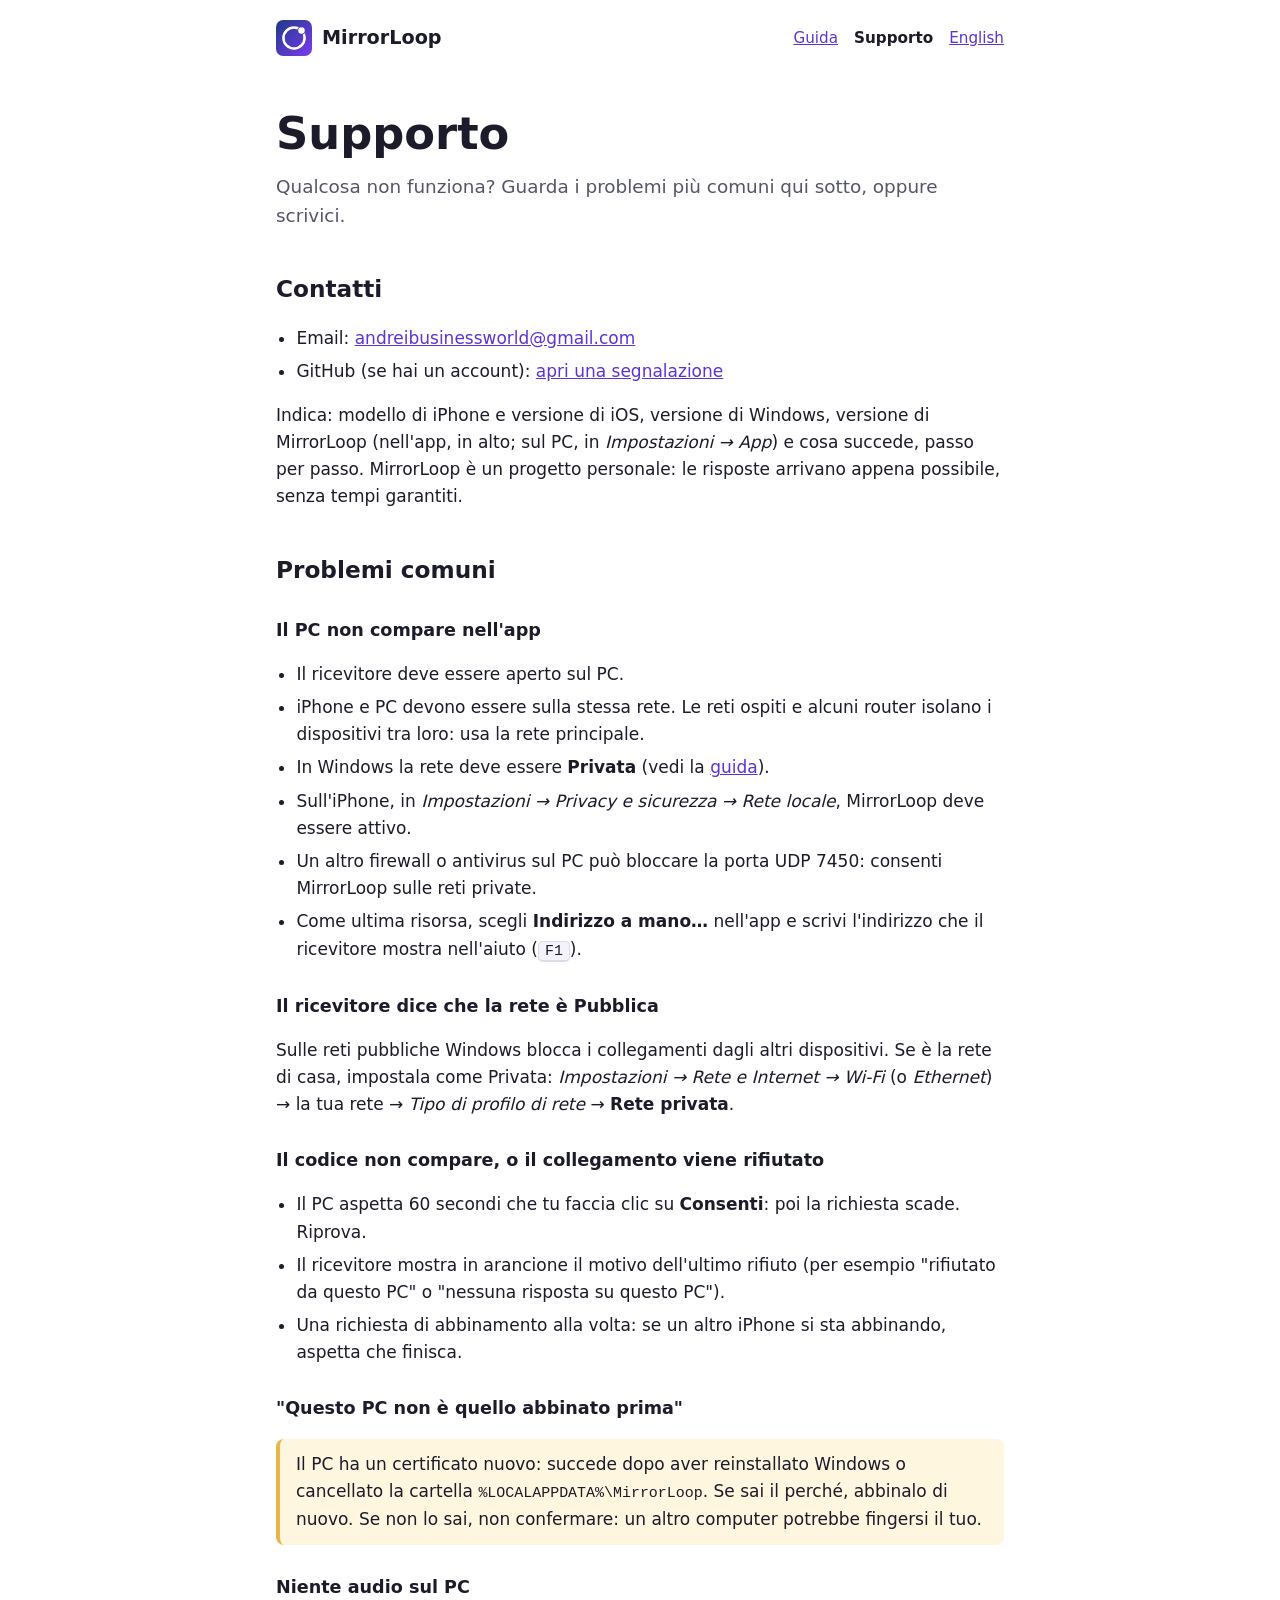
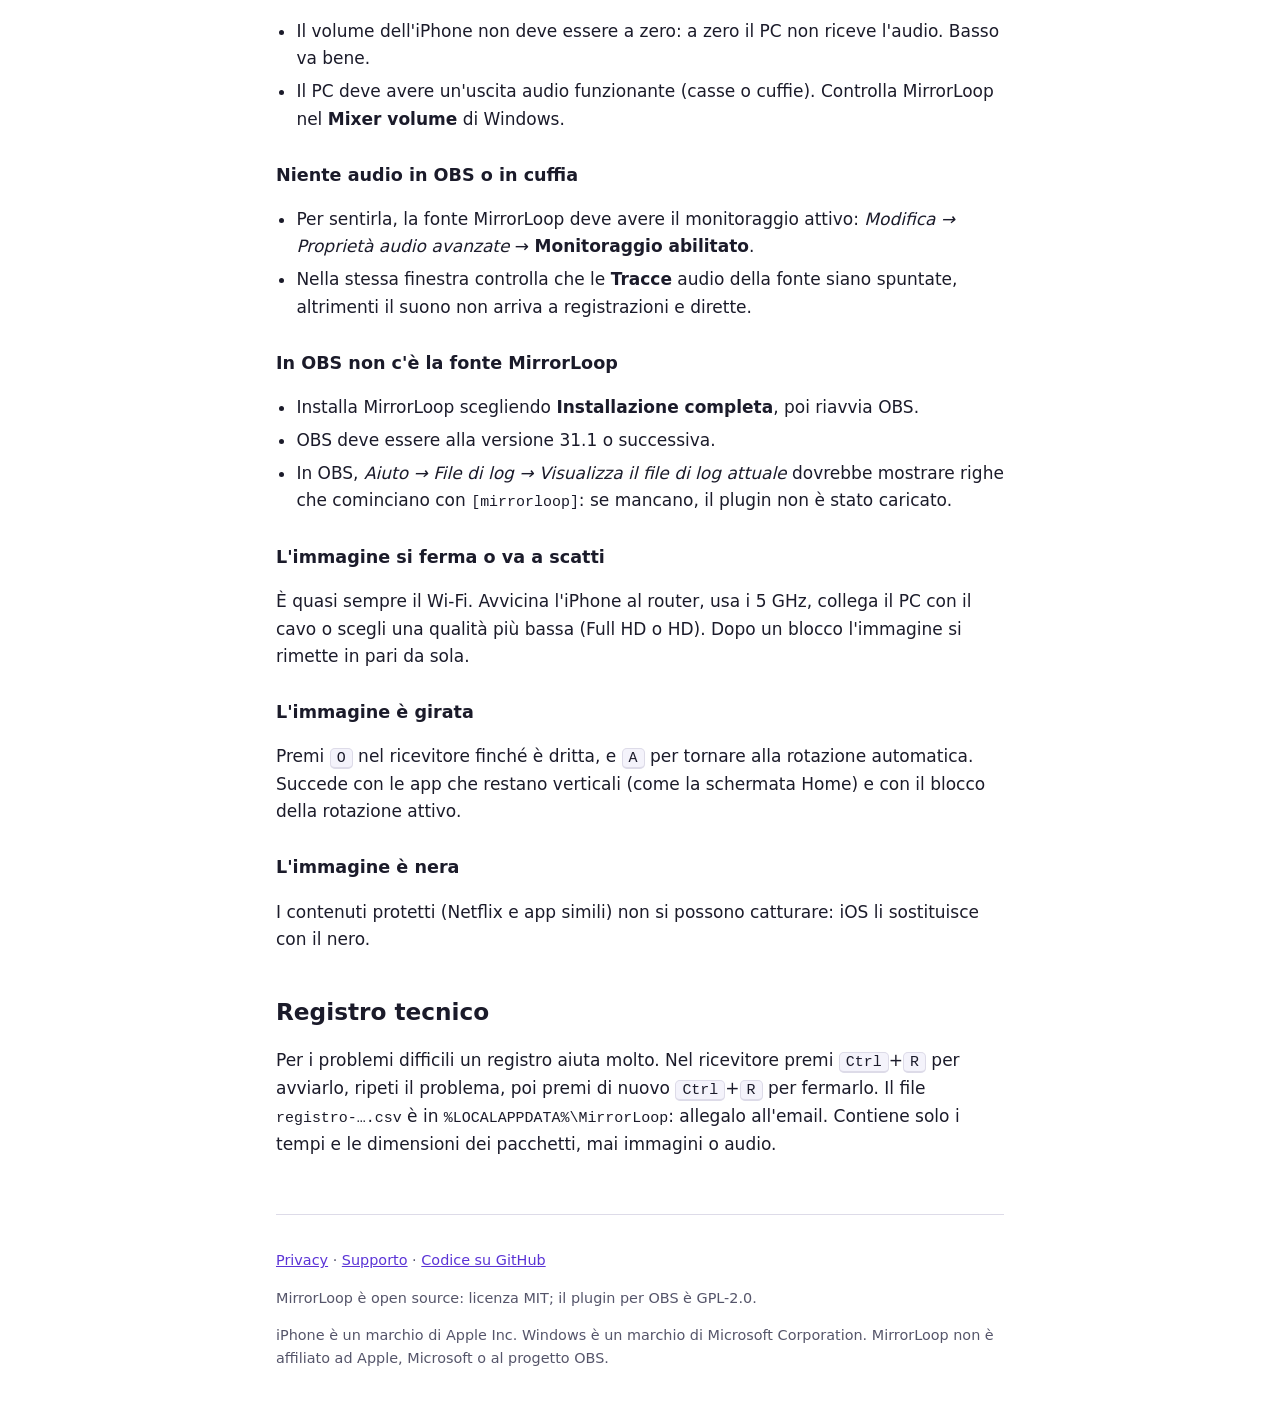
<file: sito/it/supporto.html>
<!doctype html>
<html lang="it">
<head>
  <meta charset="utf-8">
  <meta name="viewport" content="width=device-width, initial-scale=1">
  <title>Supporto · MirrorLoop</title>
  <meta name="description" content="Supporto di MirrorLoop: contatti e soluzioni ai problemi più comuni.">
  <link rel="canonical" href="https://andreitelea.github.io/mirrorloop/it/supporto.html">
  <link rel="apple-touch-icon" href="../apple-touch-icon.png">
  <meta property="og:type" content="website">
  <meta property="og:site_name" content="MirrorLoop">
  <meta property="og:title" content="Supporto · MirrorLoop">
  <meta property="og:description" content="Supporto di MirrorLoop: contatti e soluzioni ai problemi più comuni.">
  <meta property="og:url" content="https://andreitelea.github.io/mirrorloop/it/supporto.html">
  <meta property="og:image" content="https://andreitelea.github.io/mirrorloop/anteprima-it.png">
  <meta property="og:image:width" content="1200">
  <meta property="og:image:height" content="630">
  <meta property="og:image:alt" content="MirrorLoop: lo schermo dell&#x27;iPhone sul PC, pronto per OBS">
  <meta property="og:locale" content="it_IT">
  <meta name="twitter:card" content="summary_large_image">
  <link rel="icon" href="../icona.svg" type="image/svg+xml">
  <link rel="alternate" hreflang="en" href="https://andreitelea.github.io/mirrorloop/support.html">
  <link rel="alternate" hreflang="it" href="https://andreitelea.github.io/mirrorloop/it/supporto.html">
  <link rel="stylesheet" href="../stile.css">
</head>
<body>
  <div class="pagina">
    <header class="testata">
      <a class="marchio" href="./"><img src="../icona.svg" alt="">MirrorLoop</a>
      <nav class="menu">
        <a href="guida.html">Guida</a>
        <a href="supporto.html" aria-current="page">Supporto</a>
        <a href="../support.html" hreflang="en" lang="en">English</a>
      </nav>
    </header>

    <main>
      <h1>Supporto</h1>
      <p class="sottotitolo">Qualcosa non funziona? Guarda i problemi più comuni qui sotto, oppure scrivici.</p>

      <h2 id="contatti">Contatti</h2>
      <ul>
        <li>Email: <a href="mailto:andreibusinessworld@gmail.com">andreibusinessworld@gmail.com</a></li>
        <li>GitHub (se hai un account): <a href="https://github.com/andreitelea/mirrorloop/issues">apri una segnalazione</a></li>
      </ul>
      <p>Indica: modello di iPhone e versione di iOS, versione di Windows, versione di MirrorLoop (nell'app, in alto; sul PC, in <em>Impostazioni → App</em>) e cosa succede, passo per passo. MirrorLoop è un progetto personale: le risposte arrivano appena possibile, senza tempi garantiti.</p>

      <h2 id="problemi">Problemi comuni</h2>

      <h3 id="pc-non-trovato">Il PC non compare nell'app</h3>
      <ul>
        <li>Il ricevitore deve essere aperto sul PC.</li>
        <li>iPhone e PC devono essere sulla stessa rete. Le reti ospiti e alcuni router isolano i dispositivi tra loro: usa la rete principale.</li>
        <li>In Windows la rete deve essere <strong>Privata</strong> (vedi la <a href="guida.html#prima">guida</a>).</li>
        <li>Sull'iPhone, in <em>Impostazioni → Privacy e sicurezza → Rete locale</em>, MirrorLoop deve essere attivo.</li>
        <li>Un altro firewall o antivirus sul PC può bloccare la porta UDP 7450: consenti MirrorLoop sulle reti private.</li>
        <li>Come ultima risorsa, scegli <strong>Indirizzo a mano…</strong> nell'app e scrivi l'indirizzo che il ricevitore mostra nell'aiuto (<kbd>F1</kbd>).</li>
      </ul>

      <h3 id="rete-pubblica">Il ricevitore dice che la rete è Pubblica</h3>
      <p>Sulle reti pubbliche Windows blocca i collegamenti dagli altri dispositivi. Se è la rete di casa, impostala come Privata: <em>Impostazioni → Rete e Internet → Wi-Fi</em> (o <em>Ethernet</em>) → la tua rete → <em>Tipo di profilo di rete</em> → <strong>Rete privata</strong>.</p>

      <h3 id="abbinamento">Il codice non compare, o il collegamento viene rifiutato</h3>
      <ul>
        <li>Il PC aspetta 60 secondi che tu faccia clic su <strong>Consenti</strong>: poi la richiesta scade. Riprova.</li>
        <li>Il ricevitore mostra in arancione il motivo dell'ultimo rifiuto (per esempio "rifiutato da questo PC" o "nessuna risposta su questo PC").</li>
        <li>Una richiesta di abbinamento alla volta: se un altro iPhone si sta abbinando, aspetta che finisca.</li>
      </ul>

      <h3 id="pc-diverso">"Questo PC non è quello abbinato prima"</h3>
      <p class="riquadro attenzione">Il PC ha un certificato nuovo: succede dopo aver reinstallato Windows o cancellato la cartella <code>%LOCALAPPDATA%\MirrorLoop</code>. Se sai il perché, abbinalo di nuovo. Se non lo sai, non confermare: un altro computer potrebbe fingersi il tuo.</p>

      <h3 id="niente-audio">Niente audio sul PC</h3>
      <ul>
        <li>Il volume dell'iPhone non deve essere a zero: a zero il PC non riceve l'audio. Basso va bene.</li>
        <li>Il PC deve avere un'uscita audio funzionante (casse o cuffie). Controlla MirrorLoop nel <strong>Mixer volume</strong> di Windows.</li>
      </ul>

      <h3 id="niente-audio-obs">Niente audio in OBS o in cuffia</h3>
      <ul>
        <li>Per sentirla, la fonte MirrorLoop deve avere il monitoraggio attivo: <em>Modifica → Proprietà audio avanzate</em> → <strong>Monitoraggio abilitato</strong>.</li>
        <li>Nella stessa finestra controlla che le <strong>Tracce</strong> audio della fonte siano spuntate, altrimenti il suono non arriva a registrazioni e dirette.</li>
      </ul>

      <h3 id="niente-fonte">In OBS non c'è la fonte MirrorLoop</h3>
      <ul>
        <li>Installa MirrorLoop scegliendo <strong>Installazione completa</strong>, poi riavvia OBS.</li>
        <li>OBS deve essere alla versione 31.1 o successiva.</li>
        <li>In OBS, <em>Aiuto → File di log → Visualizza il file di log attuale</em> dovrebbe mostrare righe che cominciano con <code>[mirrorloop]</code>: se mancano, il plugin non è stato caricato.</li>
      </ul>

      <h3 id="scatti">L'immagine si ferma o va a scatti</h3>
      <p>È quasi sempre il Wi-Fi. Avvicina l'iPhone al router, usa i 5 GHz, collega il PC con il cavo o scegli una qualità più bassa (Full HD o HD). Dopo un blocco l'immagine si rimette in pari da sola.</p>

      <h3 id="rotazione">L'immagine è girata</h3>
      <p>Premi <kbd>O</kbd> nel ricevitore finché è dritta, e <kbd>A</kbd> per tornare alla rotazione automatica. Succede con le app che restano verticali (come la schermata Home) e con il blocco della rotazione attivo.</p>

      <h3 id="nero">L'immagine è nera</h3>
      <p>I contenuti protetti (Netflix e app simili) non si possono catturare: iOS li sostituisce con il nero.</p>

      <h2 id="registro">Registro tecnico</h2>
      <p>Per i problemi difficili un registro aiuta molto. Nel ricevitore premi <kbd>Ctrl</kbd>+<kbd>R</kbd> per avviarlo, ripeti il problema, poi premi di nuovo <kbd>Ctrl</kbd>+<kbd>R</kbd> per fermarlo. Il file <code>registro-….csv</code> è in <code>%LOCALAPPDATA%\MirrorLoop</code>: allegalo all'email. Contiene solo i tempi e le dimensioni dei pacchetti, mai immagini o audio.</p>
    </main>

    <footer class="piede">
      <p><a href="privacy.html">Privacy</a> · <a href="supporto.html">Supporto</a> · <a href="https://github.com/andreitelea/mirrorloop">Codice su GitHub</a></p>
      <p>MirrorLoop è open source: licenza MIT; il plugin per OBS è GPL-2.0.</p>
      <p>iPhone è un marchio di Apple Inc. Windows è un marchio di Microsoft Corporation. MirrorLoop non è affiliato ad Apple, Microsoft o al progetto OBS.</p>
    </footer>
  </div>
</body>
</html>
</file>
<file: sito/stile.css>
/* Colori presi dall'icona (blu #1E3A8A → viola #7C3AED); tema chiaro e scuro secondo il sistema. */
:root {
  --fondo: #ffffff;
  --fondo-riquadro: #f4f3fb;
  --testo: #1b1b2a;
  --testo-tenue: #55556a;
  --bordo: #dddbe8;
  --accento: #5b34d6;
  --accento-testo: #ffffff;
  --avviso: #fff6e0;
  --avviso-bordo: #e8b64c;
  --sfumatura: linear-gradient(135deg, #1e3a8a, #7c3aed);
  color-scheme: light dark;
}

@media (prefers-color-scheme: dark) {
  :root {
    --fondo: #12121c;
    --fondo-riquadro: #1d1c2b;
    --testo: #ececf4;
    --testo-tenue: #a6a5bb;
    --bordo: #33324a;
    --accento: #a58bff;
    --accento-testo: #12121c;
    --avviso: #2d2615;
    --avviso-bordo: #8a6a22;
  }
}

* { box-sizing: border-box; }

body {
  margin: 0;
  background: var(--fondo);
  color: var(--testo);
  font: 17px/1.6 system-ui, -apple-system, "Segoe UI", Roboto, sans-serif;
}

.pagina {
  max-width: 760px;
  margin: 0 auto;
  padding: 0 16px;
}

a { color: var(--accento); }

header.testata {
  display: flex;
  align-items: center;
  justify-content: space-between;
  gap: 12px;
  padding: 20px 0;
}

.marchio {
  display: flex;
  align-items: center;
  gap: 10px;
  color: var(--testo);
  font-weight: 700;
  font-size: 1.2rem;
  text-decoration: none;
}

.marchio img { width: 36px; height: 36px; }

nav.menu { display: flex; gap: 16px; font-size: 0.95rem; }

/* Sul telefono i link vanno su una riga loro, sotto il nome. */
@media (max-width: 520px) {
  header.testata { flex-wrap: wrap; row-gap: 8px; padding-bottom: 12px; }
  nav.menu { width: 100%; gap: 20px; padding-top: 10px; border-top: 1px solid var(--bordo); }
}
nav.menu a[aria-current="page"] { color: var(--testo); font-weight: 600; text-decoration: none; }

/* La home è più larga: apertura su due colonne, passi e schede affiancati. */
.pagina.larga { max-width: 1040px; }

.apertura {
  display: grid;
  grid-template-columns: 1fr;
  gap: 24px;
  align-items: center;
  padding: 32px 0 8px;
}

.illustrazione { width: 100%; max-width: 480px; height: auto; justify-self: center; }

@media (min-width: 820px) {
  .apertura { grid-template-columns: 1.1fr 1fr; gap: 40px; padding-top: 48px; }
}

/* Come funziona: tre passi numerati. */
ol.passi {
  list-style: none;
  counter-reset: passo;
  display: grid;
  grid-template-columns: repeat(auto-fit, minmax(240px, 1fr));
  gap: 16px;
  padding: 0;
}

ol.passi li {
  counter-increment: passo;
  margin: 0;
  padding: 20px;
  border-radius: 12px;
  background: var(--fondo-riquadro);
}

ol.passi li::before {
  content: counter(passo);
  display: inline-grid;
  place-items: center;
  width: 32px;
  height: 32px;
  border-radius: 50%;
  background: var(--sfumatura);
  color: #fff;
  font-weight: 700;
}

ol.passi h3, ul.schede h3, .scaricamento h3 { margin: 12px 0 4px; font-size: 1.05rem; }
ol.passi p, ul.schede p { margin: 0; color: var(--testo-tenue); }

/* Cosa fa: schede con un'icona a tratto. */
ul.schede {
  list-style: none;
  display: grid;
  grid-template-columns: repeat(auto-fit, minmax(172px, 1fr));
  gap: 16px;
  padding: 0;
}

ul.schede li {
  margin: 0;
  padding: 18px;
  border: 1px solid var(--bordo);
  border-radius: 12px;
}

ul.schede svg {
  width: 28px;
  height: 28px;
  fill: none;
  stroke: var(--accento);
  stroke-width: 1.8;
  stroke-linecap: round;
  stroke-linejoin: round;
}

ul.schede svg .pieno { fill: var(--accento); stroke: none; }

/* Scarica: Windows e iPhone affiancati. */
.scaricamento {
  display: grid;
  grid-template-columns: repeat(auto-fit, minmax(260px, 1fr));
  gap: 16px;
}

.scaricamento > div {
  padding: 4px 20px;
  border: 1px solid var(--bordo);
  border-radius: 12px;
}

.scaricamento h3 { margin-top: 16px; }
.scaricamento .pulsanti { margin: 12px 0; }

h2[id="download"], h2[id="scarica"] { scroll-margin-top: 16px; }

h1 {
  margin: 32px 0 12px;
  font-size: clamp(1.9rem, 6vw, 2.8rem);
  line-height: 1.15;
}

.apertura h1 { margin-top: 0; }

.sottotitolo {
  margin: 0;
  color: var(--testo-tenue);
  font-size: 1.15rem;
}

/* Indice della guida. */
nav.indice {
  margin: 24px 0;
  padding: 12px 20px;
  border-radius: 10px;
  background: var(--fondo-riquadro);
}

nav.indice ol { margin: 0; padding-left: 1.4em; }
nav.indice li { margin: 4px 0; }

/* Le ancore non finiscono attaccate al bordo della finestra. */
h2[id] { scroll-margin-top: 16px; }

/* Tabelle strette: sul telefono scorrono dentro il loro riquadro, non la pagina. */
table {
  display: block;
  max-width: 100%;
  overflow-x: auto;
  border-collapse: collapse;
  margin: 12px 0;
  font-size: 0.95rem;
}

th, td {
  padding: 8px 12px;
  border-bottom: 1px solid var(--bordo);
  text-align: left;
  vertical-align: top;
}

th { color: var(--testo-tenue); font-weight: 600; }

td:first-child { white-space: nowrap; }

@media (max-width: 520px) {
  table { font-size: 0.88rem; }
  th, td { padding: 8px 6px; }
}

kbd, code {
  font-family: ui-monospace, "Cascadia Mono", Consolas, monospace;
  font-size: 0.88em;
}

kbd {
  padding: 1px 6px;
  border: 1px solid var(--bordo);
  border-bottom-width: 2px;
  border-radius: 5px;
  background: var(--fondo-riquadro);
}

code { overflow-wrap: anywhere; }

.avviso {
  margin: 24px 0;
  padding: 14px 16px;
  border: 1px solid var(--avviso-bordo);
  border-radius: 10px;
  background: var(--avviso);
}

.pulsanti {
  display: flex;
  flex-wrap: wrap;
  gap: 12px;
  margin: 20px 0;
}

.pulsante {
  display: inline-block;
  padding: 12px 20px;
  border-radius: 10px;
  background: var(--sfumatura);
  color: #fff;
  font-weight: 600;
  text-decoration: none;
}

.pulsante.secondario {
  background: none;
  border: 1px solid var(--bordo);
  color: var(--testo);
}

/* Badge ufficiale di Apple: va usato com'è, alto almeno 40 px, con uno spazio libero
   di un quarto della sua altezza intorno (Apple, "Marketing Resources and Identity Guidelines"):
   con 48 px sono 12 px, garantiti dai margini di .pulsanti. */
/* Badge ufficiali di Apple e Microsoft, ospitati nel sito e mai modificati: solo l'altezza, con le
   proporzioni originali (regole di tutte e due). */
.badge-app-store, .badge-microsoft-store { display: inline-block; line-height: 0; }

.badge-app-store img, .badge-microsoft-store img { height: 48px; width: auto; }

h2 { margin: 40px 0 12px; font-size: 1.45rem; }

ul { padding-left: 1.2em; }
li { margin: 6px 0; }

.nota { color: var(--testo-tenue); font-size: 0.95rem; }

/* Riquadri nel testo: consigli (colore dell'icona) e avvertenze (giallo, come l'avviso della home). */
.riquadro {
  margin: 16px 0;
  padding: 12px 16px;
  border-left: 4px solid;
  border-radius: 8px;
}

.riquadro.consiglio { border-color: var(--accento); background: var(--fondo-riquadro); }
.riquadro.attenzione { border-color: var(--avviso-bordo); background: var(--avviso); }

/* Istruzioni numerate (guida): il numero in un cerchietto con i colori dell'icona. */
main > ol:not(.passi) {
  list-style: none;
  counter-reset: istruzione;
  padding-left: 0;
}

main > ol:not(.passi) > li {
  counter-increment: istruzione;
  position: relative;
  margin: 10px 0;
  padding-left: 38px;
}

main > ol:not(.passi) > li::before {
  content: counter(istruzione);
  position: absolute;
  left: 0;
  top: 1px;
  display: grid;
  place-items: center;
  width: 26px;
  height: 26px;
  border-radius: 50%;
  background: var(--sfumatura);
  color: #fff;
  font-size: 0.85rem;
  font-weight: 700;
}

footer.piede {
  margin: 56px 0 0;
  padding: 20px 0 32px;
  border-top: 1px solid var(--bordo);
  color: var(--testo-tenue);
  font-size: 0.9rem;
}

h3 { margin: 28px 0 8px; font-size: 1.1rem; }
h3[id] { scroll-margin-top: 16px; }
</file>
